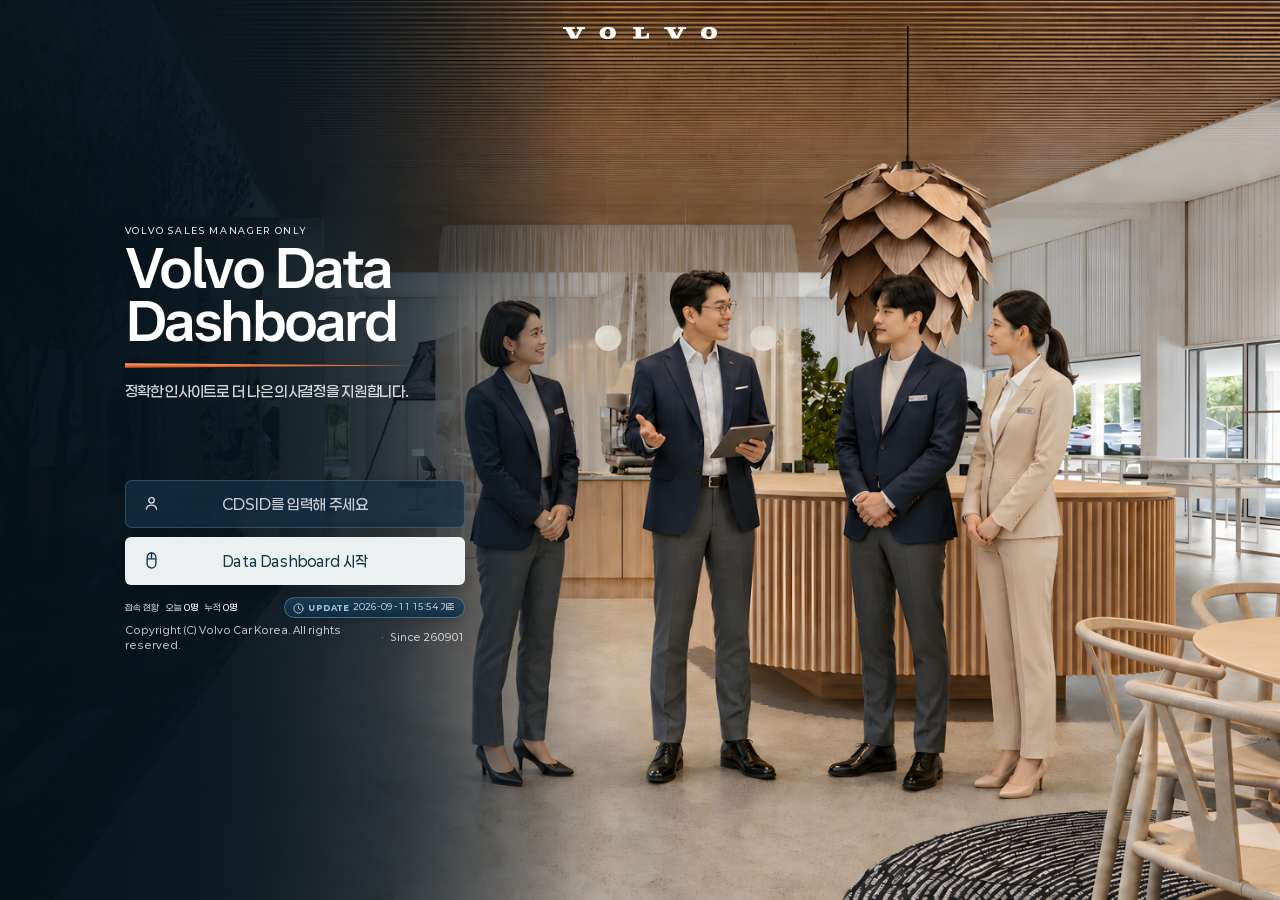
<file: data-dashboard/index.html>
<!doctype html>
<html lang="ko">
  <head>
    <meta charset="UTF-8" />
    <meta name="viewport" content="width=device-width, initial-scale=1.0" />
    <meta name="theme-color" content="#071b2c" />
    <meta name="description" content="Volvo Data Dashboard" />
    <link rel="icon" href="/favicon.svg" />
    <title>Volvo Data Dashboard</title>
    <script type="module" crossorigin src="/data-dashboard/assets/index-CdarMfGO.js"></script>
    <link rel="stylesheet" crossorigin href="/data-dashboard/assets/index-BEJdq2xE.css">
  </head>
  <body>
    <!-- Client-only GitHub Pages shell. -->
    <div id="root"></div>
  </body>
</html>
</file>
<file: data-dashboard/assets/index-BEJdq2xE.css>
._compactBars_1pmjb_1{height:126px!important}._compactBars_1pmjb_1 ._compactStage_1pmjb_9{height:92px!important}._backdrop_18h5s_1,._dialog_18h5s_3{width:100%;height:100%;position:fixed;inset:0}._backdrop_18h5s_1{z-index:12000;background:#061824;overflow:hidden}._dialog_18h5s_3{isolation:isolate;color:#f3f8fa;background:radial-gradient(circle at 78% 8%,#4f91aa33,#0000 36%),#061824;overflow:hidden}._toolbar_18h5s_47{z-index:4;top:calc(10px + env(safe-area-inset-top));right:calc(12px + env(safe-area-inset-right));left:calc(12px + env(safe-area-inset-left));pointer-events:none;grid-template-columns:1fr auto 1fr;align-items:center;gap:12px;display:grid;position:absolute}._guideIdentity_18h5s_73,._pageCounter_18h5s_75,._closeButton_18h5s_77{color:#f4fafc;-webkit-backdrop-filter:blur(10px);backdrop-filter:blur(10px);background:#051e2cd6;border:1px solid #cbe5ee57;box-shadow:inset 0 1px #ffffff17,0 8px 22px #010d153d}._guideIdentity_18h5s_73{width:max-content;min-height:34px;font-family:var(--font-ui);letter-spacing:-.01em;border-radius:6px;align-items:center;gap:8px;padding:0 12px;font-size:12px;font-weight:650;display:inline-flex}._bookIcon_18h5s_127{border:1px solid #9bd0e5;border-radius:2px 3px 3px 2px;width:15px;height:13px;display:inline-block;position:relative}._bookIcon_18h5s_127:before{content:"";border-top:1px solid #9bd0e5bd;border-bottom:1px solid #9bd0e5bd;position:absolute;inset:2px 3px 2px 2px}._bookIcon_18h5s_127:after{content:"";background:#9bd0e5;width:1px;position:absolute;top:-1px;bottom:-1px;left:3px}._pageCounter_18h5s_75{min-width:64px;min-height:30px;font-family:var(--font-ui);font-variant-numeric:tabular-nums;border-radius:999px;justify-content:center;align-items:center;padding:0 10px;font-size:11px;display:inline-flex}._closeButton_18h5s_77{pointer-events:auto;cursor:pointer;border-radius:50%;justify-self:end;place-items:center;width:42px;height:42px;padding:0;display:inline-grid}._closeButton_18h5s_77 span{margin-top:-2px;font-family:Arial,sans-serif;font-size:27px;font-weight:300;line-height:1;display:block}._closeButton_18h5s_77:hover,._closeButton_18h5s_77:focus-visible{background:#124054f0;border-color:#e8f7fcc2;outline:none}._pages_18h5s_263{overscroll-behavior-y:contain;scroll-behavior:smooth;scroll-snap-type:y mandatory;scrollbar-color:#9ccde085 #041723b8;scrollbar-width:thin;touch-action:pan-y;width:100%;height:100dvh;overflow:hidden auto}._pages_18h5s_263:focus{outline:none}._page_18h5s_75{width:100%;height:100dvh;min-height:100dvh;padding:max(8px, env(safe-area-inset-top)) max(8px, env(safe-area-inset-right)) max(8px, env(safe-area-inset-bottom)) max(8px, env(safe-area-inset-left));scroll-snap-align:start;scroll-snap-stop:always;place-items:center;margin:0;display:grid}._page_18h5s_75 img{object-fit:contain;background:#fff;width:auto;max-width:100%;height:auto;max-height:100%;display:block;box-shadow:0 16px 52px #00080d5c}@media (width<=760px){._toolbar_18h5s_47{top:calc(7px + env(safe-area-inset-top));right:calc(8px + env(safe-area-inset-right));left:calc(8px + env(safe-area-inset-left))}._guideIdentity_18h5s_73{min-height:30px;padding-inline:9px;font-size:10px}._pageCounter_18h5s_75{min-width:56px;min-height:28px;font-size:10px}._closeButton_18h5s_77{width:38px;height:38px}}@media (prefers-reduced-motion:reduce){._pages_18h5s_263{scroll-behavior:auto}}._backdrop_1i6hq_1{z-index:10000;-webkit-backdrop-filter:blur(8px);background:#04131fd1;place-items:center;padding:24px;display:grid;position:fixed;inset:0}._dialog_1i6hq_25{background:#f7fafc;border:1px solid #94afc194;border-radius:8px;flex-direction:column;width:min(1180px,100vw - 48px);max-height:calc(100dvh - 48px);display:flex;overflow:hidden;box-shadow:0 28px 80px #00121f6b}._header_1i6hq_49{color:#fff;background:#0e3850;border-bottom:1px solid #d7e1e8;justify-content:space-between;align-items:center;gap:24px;padding:18px 20px;display:flex}._titleGroup_1i6hq_71{min-width:0}._titleRow_1i6hq_79{align-items:center;gap:10px;display:flex}._titleRow_1i6hq_79 h2{letter-spacing:-.02em;margin:0;font-size:21px;line-height:1.2}._latinTitle_1i6hq_105{font-family:var(--font-volvo), "Helvetica Neue", Arial, sans-serif;font-size:inherit;letter-spacing:0;font-weight:600}._count_1i6hq_119{color:#dceaf2;background:#ffffff1a;border:1px solid #ffffff57;border-radius:999px;justify-content:center;align-items:center;min-width:38px;height:24px;font-size:12px;font-weight:700;display:inline-flex}._titleGroup_1i6hq_71 p{color:#bcd0dc;margin:6px 0 0;font-size:12px;line-height:1.4}._close_1i6hq_161{cursor:pointer;color:#fff;background:0 0;border:1px solid #ffffff6b;border-radius:50%;flex:none;place-items:center;width:40px;height:40px;font:300 27px/1 Arial,sans-serif;transition:background-color .16s,transform .16s;display:inline-grid}._close_1i6hq_161:hover,._close_1i6hq_161:focus-visible{background:#ffffff24;outline:none;transform:scale(1.04)}._body_1i6hq_205{overscroll-behavior:contain;padding:20px;overflow:auto}._grid_1i6hq_217{grid-template-columns:repeat(auto-fit,minmax(min(420px,100%),1fr));align-items:stretch;gap:16px;display:grid}._figure_1i6hq_231{background:#fff;border:1px solid #d6e1e8;border-radius:6px;flex-direction:column;min-width:0;margin:0;display:flex;overflow:hidden}._imageStage_1i6hq_253{aspect-ratio:4/3;background:linear-gradient(145deg,#e7eef3,#f5f8fa);place-items:center;min-height:320px;display:grid;position:relative;overflow:hidden}._imageStage_1i6hq_253 img{object-fit:contain;width:100%;height:100%;display:block;position:absolute;inset:0}._caption_1i6hq_291{border-top:1px solid #dfe7ec;justify-content:space-between;align-items:center;gap:16px;min-height:58px;padding:12px 14px;display:flex}._caption_1i6hq_291 strong{color:#102f43;font-size:14px;line-height:1.4}@media (width<=760px){._backdrop_1i6hq_1{padding:0}._dialog_1i6hq_25{border:0;border-radius:0;width:100vw;height:100dvh;max-height:100dvh}._header_1i6hq_49{padding:14px 16px}._titleRow_1i6hq_79 h2{font-size:18px}._body_1i6hq_205{padding:12px}._grid_1i6hq_217{grid-template-columns:1fr;gap:12px}._imageStage_1i6hq_253{min-height:240px}._caption_1i6hq_291{flex-direction:column;align-items:flex-start;gap:4px}}@media (prefers-reduced-motion:reduce){._close_1i6hq_161{transition:none}}._backdrop_1k4tu_1,._dialog_1k4tu_3{width:100%;height:100%;position:fixed;inset:0}._backdrop_1k4tu_1{z-index:11000;overscroll-behavior:none;background:#061823;overflow:hidden}._dialog_1k4tu_3{isolation:isolate;color:#fff;background:radial-gradient(circle at 84% 6%,#44839c2e,#0000 34%),#061823;overflow:hidden}._header_1k4tu_49{z-index:5;top:calc(10px + env(safe-area-inset-top));right:calc(12px + env(safe-area-inset-right));left:calc(12px + env(safe-area-inset-left));pointer-events:none;justify-content:space-between;align-items:center;gap:14px;min-width:0;display:flex;position:absolute}._titleGroup_1k4tu_77,._close_1k4tu_79,._pageCounter_1k4tu_81{color:#f5fafc;-webkit-backdrop-filter:blur(10px);backdrop-filter:blur(10px);background:#051f2ddb;border:1px solid #cfe7f05c;box-shadow:inset 0 1px #ffffff14,0 8px 24px #000a103d}._titleGroup_1k4tu_77{border-radius:6px;align-items:center;min-width:0;max-width:min(72vw,620px);min-height:36px;padding:0 12px;display:flex}._titleGroup_1k4tu_77 h2{letter-spacing:-.02em;text-overflow:ellipsis;white-space:nowrap;min-width:0;margin:0;font-size:14px;font-weight:680;line-height:1.2;overflow:hidden}._titleGroup_1k4tu_77 h2 span{font-family:var(--font-volvo), "Helvetica Neue", Arial, sans-serif;letter-spacing:0;font-weight:600}._close_1k4tu_79{pointer-events:auto;cursor:pointer;border-radius:50%;flex:0 0 43px;place-items:center;width:43px;height:43px;padding:0;display:inline-grid}._close_1k4tu_79 span{margin-top:-2px;font-family:Arial,sans-serif;font-size:28px;font-weight:300;line-height:1;display:block}._close_1k4tu_79:hover,._close_1k4tu_79:focus-visible{background:#0f4054f5;border-color:#f1fafdd1;outline:none}._pages_1k4tu_215{scroll-behavior:smooth;scroll-snap-type:y mandatory;scrollbar-width:none;touch-action:none;overscroll-behavior:none;background:#061823;width:100%;height:100%;overflow:hidden auto}._pages_1k4tu_215::-webkit-scrollbar{display:none}._pages_1k4tu_215:focus{outline:none}._page_1k4tu_81{scroll-snap-align:start;scroll-snap-stop:always;place-items:center;width:100%;height:100%;min-height:100%;margin:0;padding:0;display:grid;position:relative;overflow:hidden}._page_1k4tu_81 img{object-fit:contain;-webkit-user-select:none;user-select:none;-webkit-user-drag:none;background:#fff;width:100%;height:100%;display:block;position:absolute;inset:0;box-shadow:0 18px 54px #00080d57}._pageCounter_1k4tu_81{z-index:5;right:calc(14px + env(safe-area-inset-right));bottom:calc(12px + env(safe-area-inset-bottom));font-variant-numeric:tabular-nums;pointer-events:none;border-radius:999px;justify-content:center;align-items:center;min-width:62px;min-height:29px;padding:0 10px;font-size:10px;display:inline-flex;position:absolute}@media (width<=760px){._header_1k4tu_49{top:calc(7px + env(safe-area-inset-top));right:calc(8px + env(safe-area-inset-right));left:calc(8px + env(safe-area-inset-left))}._titleGroup_1k4tu_77{max-width:calc(100vw - 64px - env(safe-area-inset-left) - env(safe-area-inset-right));min-height:32px;padding-inline:9px}._titleGroup_1k4tu_77 h2{font-size:11px}._close_1k4tu_79{flex-basis:39px;width:39px;height:39px}._pageCounter_1k4tu_81{right:calc(9px + env(safe-area-inset-right));bottom:calc(8px + env(safe-area-inset-bottom))}}@media (prefers-reduced-motion:reduce){._pages_1k4tu_215{scroll-behavior:auto}}@layer properties{@supports (((-webkit-hyphens:none)) and (not (margin-trim:inline))) or ((-moz-orient:inline) and (not (color:rgb(from red r g b)))){*,:before,:after,::backdrop{--tw-rotate-x:initial;--tw-rotate-y:initial;--tw-rotate-z:initial;--tw-skew-x:initial;--tw-skew-y:initial;--tw-border-style:solid;--tw-shadow:0 0 #0000;--tw-shadow-color:initial;--tw-shadow-alpha:100%;--tw-inset-shadow:0 0 #0000;--tw-inset-shadow-color:initial;--tw-inset-shadow-alpha:100%;--tw-ring-color:initial;--tw-ring-shadow:0 0 #0000;--tw-inset-ring-color:initial;--tw-inset-ring-shadow:0 0 #0000;--tw-ring-inset:initial;--tw-ring-offset-width:0px;--tw-ring-offset-color:#fff;--tw-ring-offset-shadow:0 0 #0000;--tw-blur:initial;--tw-brightness:initial;--tw-contrast:initial;--tw-grayscale:initial;--tw-hue-rotate:initial;--tw-invert:initial;--tw-opacity:initial;--tw-saturate:initial;--tw-sepia:initial;--tw-drop-shadow:initial;--tw-drop-shadow-color:initial;--tw-drop-shadow-alpha:100%;--tw-drop-shadow-size:initial;--tw-ease:initial;--one-voice-progress:0}}}@layer theme{:root,:host{--font-sans:ui-sans-serif, system-ui, sans-serif, "Apple Color Emoji", "Segoe UI Emoji", "Segoe UI Symbol", "Noto Color Emoji";--font-mono:ui-monospace, SFMono-Regular, Menlo, Monaco, Consolas, "Liberation Mono", "Courier New", monospace;--spacing:.25rem;--radius-md:.375rem;--ease-out:cubic-bezier(0, 0, .2, 1);--ease-in-out:cubic-bezier(.4, 0, .2, 1);--default-font-family:var(--font-sans);--default-mono-font-family:var(--font-mono)}}@layer base{*,:after,:before,::backdrop{box-sizing:border-box;border:0 solid;margin:0;padding:0}::file-selector-button{box-sizing:border-box;border:0 solid;margin:0;padding:0}html,:host{-webkit-text-size-adjust:100%;tab-size:4;line-height:1.5;font-family:var(--default-font-family,ui-sans-serif, system-ui, sans-serif, "Apple Color Emoji", "Segoe UI Emoji", "Segoe UI Symbol", "Noto Color Emoji");font-feature-settings:var(--default-font-feature-settings,normal);font-variation-settings:var(--default-font-variation-settings,normal);-webkit-tap-highlight-color:transparent}hr{height:0;color:inherit;border-top-width:1px}abbr:where([title]){-webkit-text-decoration:underline dotted;text-decoration:underline dotted}h1,h2,h3,h4,h5,h6{font-size:inherit;font-weight:inherit}a{color:inherit;-webkit-text-decoration:inherit;-webkit-text-decoration:inherit;-webkit-text-decoration:inherit;-webkit-text-decoration:inherit;text-decoration:inherit}b,strong{font-weight:bolder}code,kbd,samp,pre{font-family:var(--default-mono-font-family,ui-monospace, SFMono-Regular, Menlo, Monaco, Consolas, "Liberation Mono", "Courier New", monospace);font-feature-settings:var(--default-mono-font-feature-settings,normal);font-variation-settings:var(--default-mono-font-variation-settings,normal);font-size:1em}small{font-size:80%}sub,sup{vertical-align:baseline;font-size:75%;line-height:0;position:relative}sub{bottom:-.25em}sup{top:-.5em}table{text-indent:0;border-color:inherit;border-collapse:collapse}:-moz-focusring{outline:auto}progress{vertical-align:baseline}summary{display:list-item}ol,ul,menu{list-style:none}img,svg,video,canvas,audio,iframe,embed,object{vertical-align:middle;display:block}img,video{max-width:100%;height:auto}button,input,select,optgroup,textarea{font:inherit;font-feature-settings:inherit;font-variation-settings:inherit;letter-spacing:inherit;color:inherit;opacity:1;background-color:#0000;border-radius:0}::file-selector-button{font:inherit;font-feature-settings:inherit;font-variation-settings:inherit;letter-spacing:inherit;color:inherit;opacity:1;background-color:#0000;border-radius:0}:where(select:is([multiple],[size])) optgroup{font-weight:bolder}:where(select:is([multiple],[size])) optgroup option{padding-inline-start:20px}::file-selector-button{margin-inline-end:4px}::placeholder{opacity:1}@supports (not ((-webkit-appearance:-apple-pay-button))) or (contain-intrinsic-size:1px){::placeholder{color:currentColor}@supports (color:color-mix(in lab, red, red)){::placeholder{color:color-mix(in oklab, currentcolor 50%, transparent)}}}textarea{resize:vertical}::-webkit-search-decoration{-webkit-appearance:none}::-webkit-date-and-time-value{min-height:1lh;text-align:inherit}::-webkit-datetime-edit{display:inline-flex}::-webkit-datetime-edit-fields-wrapper{padding:0}::-webkit-datetime-edit{padding-block:0}::-webkit-datetime-edit-year-field{padding-block:0}::-webkit-datetime-edit-month-field{padding-block:0}::-webkit-datetime-edit-day-field{padding-block:0}::-webkit-datetime-edit-hour-field{padding-block:0}::-webkit-datetime-edit-minute-field{padding-block:0}::-webkit-datetime-edit-second-field{padding-block:0}::-webkit-datetime-edit-millisecond-field{padding-block:0}::-webkit-datetime-edit-meridiem-field{padding-block:0}::-webkit-calendar-picker-indicator{line-height:1}:-moz-ui-invalid{box-shadow:none}button,input:where([type=button],[type=reset],[type=submit]){appearance:button}::file-selector-button{appearance:button}::-webkit-inner-spin-button{height:auto}::-webkit-outer-spin-button{height:auto}[hidden]:where(:not([hidden=until-found])){display:none!important}}@layer components;@layer utilities{.visible{visibility:visible}.sr-only{clip-path:inset(50%);white-space:nowrap;border-width:0;width:1px;height:1px;margin:-1px;padding:0;position:absolute;overflow:hidden}.fixed{position:fixed}.sticky{position:sticky}.start{inset-inline-start:var(--spacing)}.end{inset-inline-end:var(--spacing)}.container{width:100%}@media (width>=40rem){.container{max-width:40rem}}@media (width>=48rem){.container{max-width:48rem}}@media (width>=64rem){.container{max-width:64rem}}@media (width>=80rem){.container{max-width:80rem}}@media (width>=96rem){.container{max-width:96rem}}.block{display:block}.contents{display:contents}.flex{display:flex}.grid{display:grid}.hidden{display:none}.table{display:table}.table-row{display:table-row}.transform{transform:var(--tw-rotate-x,) var(--tw-rotate-y,) var(--tw-rotate-z,) var(--tw-skew-x,) var(--tw-skew-y,)}.resize{resize:both}.rounded{border-radius:.25rem}.border{border-style:var(--tw-border-style);border-width:1px}.ring{--tw-ring-shadow:var(--tw-ring-inset,) 0 0 0 calc(1px + var(--tw-ring-offset-width)) var(--tw-ring-color,currentcolor);box-shadow:var(--tw-inset-shadow), var(--tw-inset-ring-shadow), var(--tw-ring-offset-shadow), var(--tw-ring-shadow), var(--tw-shadow)}.blur{--tw-blur:blur(8px);filter:var(--tw-blur,) var(--tw-brightness,) var(--tw-contrast,) var(--tw-grayscale,) var(--tw-hue-rotate,) var(--tw-invert,) var(--tw-saturate,) var(--tw-sepia,) var(--tw-drop-shadow,)}.filter{filter:var(--tw-blur,) var(--tw-brightness,) var(--tw-contrast,) var(--tw-grayscale,) var(--tw-hue-rotate,) var(--tw-invert,) var(--tw-saturate,) var(--tw-sepia,) var(--tw-drop-shadow,)}.ease-in-out{--tw-ease:var(--ease-in-out);transition-timing-function:var(--ease-in-out)}.ease-out{--tw-ease:var(--ease-out);transition-timing-function:var(--ease-out)}}@font-face{font-family:Pretendard Variable;src:url(/fonts/pretendard-variable.ttf)format("truetype");font-style:normal;font-weight:100 900;font-display:swap}@font-face{font-family:Volvo Centum Web;src:url(/fonts/volvo-centum-light.ttf)format("truetype");font-style:normal;font-weight:300;font-display:swap}@font-face{font-family:Volvo Centum Web;src:url(/fonts/volvo-centum-regular.ttf)format("truetype");font-style:normal;font-weight:400;font-display:swap}@font-face{font-family:Volvo Centum Web;src:url(/fonts/volvo-centum-semibold.ttf)format("truetype");font-style:normal;font-weight:600;font-display:swap}@font-face{font-family:Volvo Centum Web;src:url(/fonts/volvo-centum-bold.ttf)format("truetype");font-style:normal;font-weight:700 900;font-display:swap}@font-face{font-family:Volvo Centum Web;src:url(/fonts/volvo-centum-light-italic.ttf)format("truetype");font-style:italic;font-weight:300;font-display:swap}@font-face{font-family:Volvo Centum Web;src:url(/fonts/volvo-centum-italic.ttf)format("truetype");font-style:italic;font-weight:400;font-display:swap}@font-face{font-family:Volvo Centum Web;src:url(/fonts/volvo-centum-semibold-italic.ttf)format("truetype");font-style:italic;font-weight:600;font-display:swap}@font-face{font-family:Volvo Centum Web;src:url(/fonts/volvo-centum-bold-italic.ttf)format("truetype");font-style:italic;font-weight:700 900;font-display:swap}@font-face{font-family:Paperlogy;src:url(/fonts/paperlogy-5-medium.ttf)format("truetype");font-style:normal;font-weight:100 800;font-display:swap}@font-face{font-family:Paperlogy;src:url(/fonts/paperlogy-9-black.ttf)format("truetype");font-style:normal;font-weight:900;font-display:swap}:root{--ink:#121b21;--ink-soft:#394650;--navy:#123747;--navy-2:#17475d;--blue:#397a9b;--blue-soft:#dcebf1;--paper:#f4f6f5;--white:#fff;--line:#d9e0e3;--good:#2e7d63;--good-soft:#e5f2ed;--warning:#c64e45;--warning-soft:#f8e8e4;--caution:#b7791f;--caution-soft:#f7eddc;--status-danger:#b4232d;--status-danger-soft:#fce8eb;--status-caution:#b7791f;--status-caution-soft:#f7eddc;--es90-orange:#f15a24;--es90-surface-radius:6px;--secondary:#66757d;--muted:#7b8796;--font-volvo:"Volvo Centum Web";--font-korean:"Paperlogy";--dashboard-page-max:1500px;--dashboard-page-gutter:32px;--dashboard-content-overhang:10px;--dashboard-sticky-inner-gutter:0px;--dashboard-sticky-content-gutter:21px;--dashboard-summary-gap:8px;--dashboard-combat-share:35%;--header-context-cell:112px;--header-title-width:310px;--header-title-font-size:36px;--font-ui:var(--font-volvo), var(--font-korean), "Noto Sans KR", "Apple SD Gothic Neo", Arial, sans-serif}*{box-sizing:border-box}html{scroll-behavior:smooth;scrollbar-gutter:stable}.growth-navigation{color:#17394b;background:#f5f9fb;border:1px solid #c9dce4;border-radius:5px;margin-top:12px;overflow:visible}@media (width>=761px){.competitive-analysis-page>.growth-navigation,.competitive-analysis-page>.v3s-award-card{margin-right:calc(-1 * var(--dashboard-content-overhang));margin-left:calc(-1 * var(--dashboard-content-overhang))}.growth-navigation-sticky-summary{top:var(--growth-navigation-sticky-top,356px);z-index:44;background:#f5f9fb;align-self:start;position:sticky;box-shadow:0 -18px #fff,0 12px 18px -22px #102a43b8}.growth-staff-roster{top:calc(var(--growth-navigation-sticky-top,356px) + var(--growth-navigation-summary-height,112px));z-index:43;max-height:calc(100vh - var(--growth-navigation-sticky-top,356px) - var(--growth-navigation-summary-height,112px) - 12px);max-height:calc(100dvh - var(--growth-navigation-sticky-top,356px) - var(--growth-navigation-summary-height,112px) - 12px);background:#fff;align-self:start;position:sticky;overflow:hidden;box-shadow:0 12px 18px -22px #102a4394}.growth-navigation-workspace:before{content:"";top:calc(var(--growth-navigation-sticky-top,356px) + var(--growth-navigation-summary-height,112px));z-index:41;pointer-events:none;background:#f5f9fb;grid-area:1/1/auto/-1;align-self:start;height:46px;position:sticky}.growth-navigation-detail .growth-capability>header{top:calc(var(--growth-navigation-sticky-top,356px) + var(--growth-navigation-summary-height,112px) + 6px);z-index:42;background:#f8fbfc;position:sticky;box-shadow:0 10px 16px -18px #102a4394}}@media (width>=761px) and (width<=1240px){.competitive-analysis-page{--growth-navigation-sticky-top:346px}}@media (width>=1241px){.competitive-analysis-page{--growth-navigation-sticky-top:356px}}.growth-navigation *,.growth-navigation :before,.growth-navigation :after{box-sizing:border-box}.growth-navigation-heading{background:#fff;border-bottom:1px solid #d8e5ea;justify-content:space-between;align-items:center;gap:20px;min-height:46px;padding:8px 16px;display:flex}.growth-navigation-heading h2{color:#11283d;font-family:var(--font-korean);letter-spacing:-.25px;-webkit-font-smoothing:antialiased;margin:0;font-size:14px;font-weight:600;line-height:1.25}.growth-navigation-source{flex:none;justify-content:flex-end;align-items:center;gap:8px;margin-left:auto;display:flex}.growth-navigation-source span{color:#607581;width:auto;min-width:max-content;height:22px;font-family:var(--font-latin);letter-spacing:0;text-overflow:ellipsis;white-space:nowrap;background:#f4f8fae6;border:1px solid #dde8ec;border-radius:999px;justify-content:center;align-items:center;gap:4px;padding:1px 18px 0;font-size:7.5px;font-weight:650;line-height:1;display:inline-flex;overflow:hidden}.growth-navigation-source b{font-weight:650}.growth-navigation-source i{color:#9aabb3;font-style:normal}.growth-navigation-source strong{color:#244f64;font-family:var(--font-latin);font-variant-numeric:tabular-nums;font-size:8.5px;font-weight:750}.growth-navigation-workspace{grid-template-columns:288px minmax(0,1fr);grid-template-areas:"roster detail";align-items:start;min-width:0;display:grid}.growth-staff-roster{background:#fff;border-right:1px solid #d5e3e9;grid-area:roster;min-width:0;margin-top:6px}.growth-staff-roster-columns,.growth-staff-roster-list button{grid-template-columns:minmax(108px,1fr) 76px 80px;align-items:center;display:grid}.growth-staff-roster-columns{color:#81949e;background:#f6fafb;border-bottom:1px solid #e3ecef;min-height:34px;padding:0 10px 0 14px;font-size:8.5px;line-height:1.25}.growth-staff-roster-columns span:not(:first-child){text-align:right}.growth-staff-roster-list{max-height:660px;padding:3px 6px;position:relative;overflow-y:auto}@media (width>=761px){.growth-staff-roster-list{max-height:calc(100vh - var(--growth-navigation-sticky-top,356px) - var(--growth-navigation-summary-height,112px) - 46px);max-height:calc(100dvh - var(--growth-navigation-sticky-top,356px) - var(--growth-navigation-summary-height,112px) - 46px);overscroll-behavior-y:contain;-webkit-overflow-scrolling:touch}}.growth-staff-roster-list button{color:#25495a;cursor:pointer;background:0 0;border:1px solid #0000;border-radius:6px;width:100%;min-height:38px;margin:0 0 1px;padding:0 10px 0 8px}.growth-staff-roster-list button:hover,.growth-staff-roster-list button:focus-visible{background:#f0f7fa;outline:none}.growth-staff-roster-list button.selected{background:#e9f5f9;border-color:#67b7d0;box-shadow:inset 3px 0 #16718e}.growth-staff-roster-list button>span{text-align:left;align-items:baseline;gap:5px;min-width:0;display:flex}.growth-staff-roster-list button>span strong{text-align:left;white-space:nowrap;flex:0 0 5.25em;grid-template-columns:3em 13px;align-items:center;column-gap:2px;width:5.25em;font-size:12px;display:inline-grid}.growth-staff-name{grid-column:1;align-self:center}.growth-staff-lead-badge{color:#fff;width:13px;height:13px;font-family:var(--font-latin);background:#176f8a;border:1px solid #0f617b;border-radius:50%;flex:0 0 13px;place-items:center;font-size:8px;font-style:normal;font-weight:800;line-height:1;display:inline-grid;transform:none;box-shadow:0 1px 2px #134a5e3d}.growth-staff-roster-list button>span small{color:#82959f;text-overflow:ellipsis;white-space:nowrap;min-width:0;font-size:9px;overflow:hidden}.growth-staff-roster-list button>b{width:100%;font-family:var(--font-volvo);font-variant-numeric:tabular-nums;text-align:right;color:#176887;font-size:13px}.growth-staff-roster-list button>em{text-align:right;color:#6d818d;justify-content:flex-end;align-items:center;min-width:0;font-size:9px;font-style:normal;display:flex}.growth-staff-roster-list button>em>b{width:100%;min-width:0;font-family:var(--font-volvo);font-variant-numeric:tabular-nums;text-align:right;color:currentColor;white-space:nowrap;font-size:9px;font-style:normal;font-weight:650}.growth-navigation-detail{grid-area:detail;gap:6px;min-width:0;padding:6px;display:grid}.growth-profile-strip{background:#fff;border:1px solid #d4e2e8;border-radius:6px;grid-template-columns:minmax(210px,1.35fr) repeat(3,minmax(125px,.8fr));min-width:0;margin:6px 6px 0;display:grid;overflow:hidden}.growth-profile-strip>div{min-width:0;min-height:58px;padding:6px 12px;position:relative}.growth-profile-strip>div:not(:first-child):before{content:"";background:#b5cad385;width:1px;position:absolute;top:12px;bottom:12px;left:0}.growth-profile-person{align-items:center;gap:10px;display:flex}.growth-profile-photo{background:#edf4f7;border:1px solid #d8e3e8;border-radius:5px;flex:none;place-items:center;width:36px;height:44px;font-size:13px;font-weight:700;display:grid;overflow:hidden}.growth-profile-photo img{object-fit:cover;object-position:center top;width:100%;height:100%}.growth-profile-person>span:last-child,.growth-profile-metric{flex-direction:column;justify-content:center;min-width:0;display:flex}.growth-profile-person small,.growth-profile-metric>span{color:#6e8491;font-size:9px}.growth-profile-person strong{color:#155873;white-space:nowrap;align-items:baseline;min-width:0;margin-top:3px;font-size:18px;display:flex}.growth-profile-person strong i{color:#647d89;margin-left:5px;font-size:9px;font-style:normal;font-weight:500}.growth-profile-person strong i em{color:#3f7588;white-space:nowrap;margin-left:4px;font-style:normal;font-weight:600}.growth-profile-metric em{color:#768c98;text-overflow:ellipsis;white-space:nowrap;margin-top:3px;font-size:9px;font-style:normal;overflow:hidden}.growth-profile-metric strong{font-family:var(--font-volvo);color:#155873;margin-top:3px;font-size:19px;line-height:1}.growth-profile-metric strong small{color:#728793;margin-left:2px;font-size:9px}.growth-profile-metric strong .growth-profile-evidence-count{font-family:var(--font-ui);white-space:nowrap;margin-left:7px;font-size:9px;font-weight:500}.growth-profile-certification strong{font-family:var(--font-latin), var(--font-korean), sans-serif;font-variant-numeric:tabular-nums;white-space:nowrap;align-items:center;gap:4px;font-size:18px;font-weight:700;display:flex}.growth-profile-certification strong b{justify-content:flex-end;align-items:center;gap:2px;min-width:4.2ch;font-weight:700;display:inline-flex}.growth-profile-certification strong b i{color:#7f929c;margin:0 1px;font-size:.72em;font-style:normal;font-weight:300}.growth-profile-certification strong em{color:#a6b5bc;margin:0;font-size:10px;font-style:normal;font-weight:500}.growth-profile-metric strong.confidence-충분,.growth-staff-roster-list .confidence-충분{color:#21866f}.growth-profile-metric strong.confidence-보통,.growth-staff-roster-list .confidence-보통{color:#367d98}.growth-profile-metric strong.confidence-참고,.growth-staff-roster-list .confidence-참고{color:#c3764f}.growth-capability{background:#fff;border:1px solid #cddfe7;border-radius:6px;min-width:0;overflow:clip}.growth-capability-columns{grid-template-columns:repeat(2,minmax(0,1fr));align-items:stretch;gap:8px;min-width:0;display:grid}.growth-capability-columns>.growth-capability{height:100%}.growth-capability>header{background:#f8fbfc;border-bottom:1px solid #dce7eb;justify-content:space-between;align-items:center;gap:16px;min-height:34px;padding:6px 11px;display:flex}.growth-capability>header div span{font-family:var(--font-volvo);letter-spacing:.04em;color:#21809e;margin-bottom:0;font-size:9px;font-weight:700;display:block}.growth-capability>header h3{color:#163f53;margin:0;font-size:14px}.growth-capability>header p{color:#a65c43;text-align:right;margin:0;font-size:10px}.growth-capability-grid{grid-template-columns:minmax(0,1fr);gap:5px;min-width:0;padding:5px;display:grid}.growth-position-card,.growth-scatter-card,.growth-comment-evidence{background:#fbfdfe;border:1px solid #dce7eb;border-radius:5px;min-width:0}.growth-position-card{box-sizing:border-box;height:244px;padding:7px}.growth-position-card>header,.growth-scatter-card>header,.growth-comment-evidence>header{justify-content:space-between;align-items:flex-start;gap:12px;display:flex}.growth-position-card>header div span,.growth-scatter-card>header div span,.growth-comment-evidence>header span{color:#728995;margin-bottom:3px;font-size:9px;display:block}.growth-position-card>header strong,.growth-scatter-card>header strong,.growth-comment-evidence>header strong{color:#184b61;font-size:13px}.growth-position-card>header>small,.growth-scatter-card>header>small{color:#79909c;font-size:9px}.growth-position-benchmarks{white-space:nowrap;align-items:center;gap:10px;display:flex}.growth-position-benchmarks .showroom-average{color:#075f49;align-items:center;gap:4px;font-weight:700;display:inline-flex}.growth-position-benchmarks .showroom-average i{border-top:1.5px dashed #087a58;width:13px;height:0;display:inline-block}.growth-zone-gauge{--growth-needle-angle:90deg;width:min(100%,380px);margin:-12px auto 0;position:relative}.growth-zone-gauge>svg{width:100%;height:auto;display:block;overflow:visible}.growth-gauge-segments path{stroke:#fff;stroke-width:5px;stroke-linejoin:round;transition:fill .18s,filter .18s,stroke .18s}.growth-gauge-segments .coaching{fill:#fbe5df}.growth-gauge-segments .accelerating{fill:#e0f0f5}.growth-gauge-segments .expanding{fill:#e1f2eb}.growth-gauge-segments .coaching.active{fill:#ee9279;stroke:#c9654d}.growth-gauge-segments .accelerating.active{fill:#62acc3;stroke:#247893}.growth-gauge-segments .expanding.active{fill:#6bb79b;stroke:#2d8267}.growth-gauge-segments path.active{filter:drop-shadow(0 5px 5px #1d45542e)}.growth-gauge-showroom-average-marker{transform:rotate(var(--growth-showroom-average-angle));transform-origin:210px 190px;transform-box:view-box;color:#087a58;pointer-events:none}.growth-gauge-showroom-average-marker line{stroke:currentColor;stroke-width:1.5px;stroke-dasharray:3 3;opacity:.92;vector-effect:non-scaling-stroke}.growth-gauge-showroom-average-marker circle{fill:#f8fbfc;stroke:currentColor;stroke-width:1.5px;opacity:1;vector-effect:non-scaling-stroke}.growth-gauge-label text{text-anchor:middle;letter-spacing:-.35px;font-size:12px;font-weight:800;transition:fill .18s}.growth-gauge-label .detail{letter-spacing:-.2px;opacity:.8;font-size:8px;font-weight:600}.growth-gauge-label.coaching-label{fill:#924a39}.growth-gauge-label.accelerating-label{fill:#1c6279}.growth-gauge-label.expanding-label{fill:#286e59}.growth-zone-gauge[data-zone="0"] .coaching-label,.growth-zone-gauge[data-zone="1"] .accelerating-label,.growth-zone-gauge[data-zone="2"] .expanding-label{fill:#fff}.growth-gauge-ticks circle{fill:#8ba1ab;opacity:.58}.growth-gauge-needle{color:#162c37;transform:rotate(var(--growth-needle-angle));transform-origin:210px 190px;transform-box:view-box;filter:drop-shadow(0 3px 2px #0d2b373d);animation:1.9s cubic-bezier(.12,.72,.16,1) both growth-gauge-sweep}.growth-gauge-needle path,.growth-gauge-needle circle{fill:currentColor}.growth-gauge-needle .needle-cap{fill:#f7fbfc;stroke:currentColor;stroke-width:3px}@keyframes growth-gauge-sweep{0%{transform:rotate(0)}72%{transform:rotate(calc(var(--growth-needle-angle) + 3deg))}to{transform:rotate(var(--growth-needle-angle))}}.growth-gauge-current{fill:#183f51;text-anchor:middle;font-size:10.5px;font-weight:650}.growth-gauge-current.positive{fill:var(--blue)}.growth-gauge-current.negative{fill:var(--warning)}.growth-gauge-current.neutral{fill:#536f7b}.growth-zone-gauge.no-evidence .growth-gauge-segments path{fill:#edf2f4;stroke:#fff}@media (prefers-reduced-motion:reduce){.growth-gauge-needle{animation:none}}.growth-scatter-card{grid-template-rows:18px auto 20px;padding:8px 8px 4px;display:grid}.growth-scatter-card>header{height:18px;min-height:18px;overflow:hidden}.growth-scatter-card svg{aspect-ratio:470/210;width:100%;height:auto;display:block;overflow:visible}.growth-scatter-grid line{stroke:#e0e9ed;stroke-width:1px}.growth-scatter-grid text,.growth-scatter-y-label,.growth-scatter-x-label{fill:#80939d;font-size:7px}.growth-scatter-y-label,.growth-scatter-x-label{font-size:8px}.growth-scatter-y-label{transform-origin:12px 93px;transform:rotate(-90deg)}.growth-scatter-average-line{stroke:#c63d45;stroke-width:1.2px;stroke-dasharray:5 4}.growth-scatter-average-label rect,.growth-scatter-average-label .pointer{fill:#fff6f7f7;stroke:#c63d456b;stroke-width:1px;filter:drop-shadow(0 2px 3px #5a401014);vector-effect:non-scaling-stroke}.growth-scatter-average-label .pointer{stroke-linejoin:round}.growth-scatter-average-label text{fill:#a42f38;font-family:var(--font-korean), sans-serif;font-size:7.5px;font-weight:650}.growth-scatter-average-label text.score{font-family:var(--font-volvo), var(--font-korean), sans-serif;font-size:9px;font-weight:750}.growth-scatter-population circle{fill:#f08b66;fill-opacity:.5;stroke:#fff;stroke-width:.6px}.growth-scatter-showroom circle{fill:#087a58;fill-opacity:.94;stroke:#fff;stroke-width:1px}.growth-scatter-selected-guides{fill:none;stroke:#177493;stroke-width:1.2px;stroke-dasharray:4 4;stroke-opacity:.66;pointer-events:none}.growth-scatter-selected-guides line{vector-effect:non-scaling-stroke}.growth-scatter-selected-photo .photo-halo{fill:#1774933d;stroke:#177493c7;stroke-width:1.5px;filter:drop-shadow(0 0 3px #17749357);pointer-events:none;transform-box:fill-box;transform-origin:50%;vector-effect:non-scaling-stroke;will-change:opacity, transform;animation:1.18s cubic-bezier(.2,.7,.28,1) infinite growth-scatter-photo-halo}@keyframes growth-scatter-photo-halo{0%{opacity:.92;transform:scale(.9)}46%{opacity:.48;transform:scale(1.12)}to{opacity:0;transform:scale(1.48)}}.growth-scatter-selected-photo .photo-backdrop{fill:#fff;stroke:#a9c4ce;stroke-width:1.5px;filter:drop-shadow(0 1px 2px #0e354557)}.growth-scatter-selected-photo .photo-ring{fill:none;stroke:#2d7187;stroke-width:1.2px}.growth-scatter-selected-photo .photo-fallback{fill:#173f50;font-size:5.5px;font-weight:700}@media (prefers-reduced-motion:reduce){.growth-scatter-selected-photo .photo-halo{opacity:.28;animation:none}}.growth-scatter-card footer{color:#6f838e;border-top:1px solid #e4ecef;justify-content:center;align-items:center;gap:12px;height:20px;min-height:20px;padding:0 6px;font-size:8px;display:flex;overflow:hidden}.growth-scatter-card footer span{align-items:center;gap:4px;display:inline-flex}.growth-scatter-card footer i{background:#f08b66;border-radius:50%;width:6px;height:6px}.growth-scatter-card footer .showroom i{background:#087a58}.growth-scatter-card footer .selected i{background:#177493;box-shadow:0 0 0 2px #a7d6e3}.growth-scatter-evidence-note{color:#78909b;white-space:nowrap;border-left:1px solid #dce7eb;padding-left:9px;font-size:7.5px;font-weight:500}.growth-evidence-grid{grid-template-rows:minmax(0,1fr);grid-template-columns:repeat(2,minmax(0,1fr));gap:5px;height:196px;padding:0 5px 5px;display:grid}.growth-comment-evidence{min-height:0;padding:9px 10px}.growth-comment-evidence>header strong{font-variant-numeric:tabular-nums;font-size:10.5px}.growth-comment-evidence>header span{font-size:14px;font-weight:700;line-height:1.2}.growth-comment-evidence.strength{border-top:3px solid #4ba388}.growth-comment-evidence.improvement{border-top:3px solid #d96761}.growth-comment-evidence.strength>header span,.growth-comment-evidence.strength>header strong{color:#27785f}.growth-comment-evidence.improvement>header span,.growth-comment-evidence.improvement>header strong{color:#a34f4d}.growth-comment-bars{grid-template-columns:minmax(0,1fr);gap:7px;margin-top:10px;display:grid}.growth-comment-bar-column{align-content:start;gap:6px;min-width:0;display:grid}.growth-comment-bar-column+.growth-comment-bar-column{border-left:0;margin-left:0;padding-left:0}.growth-comment-bar{grid-template-columns:minmax(66px,88px) minmax(48px,1fr) 62px;align-items:center;gap:8px;min-width:0;display:grid}.growth-comment-bar>span{color:#377461;text-overflow:ellipsis;white-space:nowrap;font-size:10px;font-weight:700;line-height:1;overflow:hidden}.growth-comment-evidence.improvement .growth-comment-bar>span,.growth-comment-evidence.improvement .growth-comment-bar>small{color:#a34f4d}.growth-comment-bar>i{background:#f2f7f5;border:1px solid #dbe9e5;border-radius:3px;height:12px;overflow:hidden}.growth-comment-evidence.improvement .growth-comment-bar>i{background:#fcf4f4;border-color:#f0dada}.growth-comment-bar>i>b{width:var(--growth-comment-bar-ratio);transform-origin:0;height:100%;animation:.62s cubic-bezier(.2,.76,.24,1) both analysis-insight-bar-enter;animation-delay:calc(var(--growth-comment-bar-index) * 70ms);background:linear-gradient(90deg,#b8ddd1 0%,#58aa8e 58%,#1f7e65 100%);border-radius:2px;display:block}.growth-comment-evidence.improvement .growth-comment-bar>i>b{background:linear-gradient(90deg,#f2c1c0 0%,#df7b78 58%,#bd4548 100%)}.growth-comment-bar>small{color:#51796f;font-variant-numeric:tabular-nums;text-align:right;white-space:nowrap;min-width:0;font-size:9px;font-weight:750}.growth-comment-bar>small em{opacity:.72;font-style:normal;font-weight:600}.growth-comment-bars>em{color:#82939c;grid-column:1/-1;font-size:9px;font-style:normal}.growth-capability.sales>header div span{color:#b97858}.growth-capability.sales{grid-template-rows:auto 1fr;display:grid}.growth-sales-dashboard{background:#f9fbfc;grid-template-rows:auto auto auto;grid-template-columns:1fr;gap:5px;padding:5px;display:grid}.growth-sales-scatter-card{background:#fbfdfe}.growth-sales-scatter-card>header>small{color:#7a909b;font-variant-numeric:tabular-nums;font-size:8px}.growth-sales-funnel-card,.growth-sales-monthly-card{background:#fbfdfe;border:1px solid #dce7eb;border-radius:5px;flex-direction:column;min-width:0;padding:8px;display:flex}.growth-sales-funnel-card{box-sizing:border-box;height:244px}.growth-sales-monthly-card{height:196px;min-height:196px}.growth-sales-funnel-card>header,.growth-sales-monthly-card>header{justify-content:space-between;align-items:flex-start;gap:12px;display:flex}.growth-sales-funnel-card>header span,.growth-sales-monthly-card>header span{color:#728995;margin-bottom:3px;font-size:9px;display:block}.growth-sales-funnel-card>header strong,.growth-sales-monthly-card>header strong{color:#244f64;font-size:13px}.growth-sales-funnel-card>header>small,.growth-sales-monthly-card>header>small{color:#7a909b;font-variant-numeric:tabular-nums;font-size:8px}.growth-sales-funnel{flex:1;grid-template-columns:minmax(58px,1fr) 44px minmax(58px,1fr) 44px minmax(58px,1fr) 44px minmax(58px,1fr);align-items:center;gap:3px;min-height:0;margin-top:7px;display:grid}.growth-sales-stage{background:#fff;border:1px solid #d8e6eb;border-radius:6px;flex-direction:column;justify-content:center;align-items:center;gap:8px;min-width:0;height:94px;display:flex}.growth-sales-stage span{color:#607884;font-size:9px;font-weight:700}.growth-sales-stage strong{font-family:var(--font-volvo);color:#214e62;font-variant-numeric:tabular-nums;font-size:23px}.growth-sales-stage strong small{font-family:var(--font-korean);margin-left:2px;font-size:9px}.growth-sales-stage.consultation{border-top:3px solid #e78a6d}.growth-sales-stage.test-drive{border-top:3px solid #e1ad65}.growth-sales-stage.contract{border-top:3px solid #5da6bd}.growth-sales-stage.delivered{background:#f4faf8;border-top:3px solid #4a9c82}.growth-sales-transition{color:#7a8f98;flex-direction:column;align-items:center;gap:5px;font-style:normal;display:flex}.growth-sales-transition:before{content:"";background:#c9d9df;order:2;width:100%;height:1px}.growth-sales-transition:after{content:"";border-top:1px solid #9db2ba;border-right:1px solid #9db2ba;order:3;width:5px;height:5px;margin-top:-8px;margin-left:auto;transform:rotate(45deg)}.growth-sales-transition b{color:#496977;font-variant-numeric:tabular-nums;font-size:10px}.growth-sales-transition span{white-space:nowrap;order:4;margin-top:-2px;font-size:7px}.growth-sales-funnel.unavailable .growth-sales-stage:not(.delivered),.growth-sales-funnel.unavailable .growth-sales-transition{opacity:.42}.growth-sales-funnel-card>footer{border-radius:4px;align-items:center;gap:8px;min-height:27px;padding:5px 7px;font-size:8px;display:flex}.growth-sales-funnel-card>footer.available{color:#447466;background:#f4faf8;border:1px solid #cfe5dd}.growth-sales-funnel-card>footer b{font-size:9px}.growth-sales-funnel-card>footer span{margin-left:auto}.growth-sales-monthly-chart{border-bottom:1px solid #dce6ea;flex:1;grid-template-columns:repeat(12,minmax(0,1fr));align-items:end;gap:5px;min-height:0;margin-top:8px;padding:0 6px;display:grid}.growth-sales-month{text-align:center;grid-template-rows:17px 1fr 19px;align-items:end;height:100%;min-height:104px;display:grid}.growth-sales-month>strong{font-family:var(--font-volvo);color:#355e70;font-variant-numeric:tabular-nums;font-size:9px}.growth-sales-month>i{background:linear-gradient(#edf2f4 1px,#0000 1px) 0 0/100% 25%;border-radius:3px 3px 0 0;width:100%;height:100%;min-height:62px;display:block;position:relative}.growth-sales-month>i span,.growth-sales-month>i b{border-radius:3px 3px 0 0;position:absolute;bottom:0;left:50%;transform:translate(-50%)}.growth-sales-month>i span{background:#589db23d;width:68%;min-height:2px}.growth-sales-month>i b{transform-origin:bottom;width:38%;min-height:2px;animation:.72s cubic-bezier(.2,.76,.24,1) both growth-sales-bar-enter;animation-delay:calc(var(--growth-sales-month-index,0) * 55ms);background:linear-gradient(90deg,#fff3,#0000 44%),linear-gradient(#74aec5 0%,#3d7f9e 48%,#174662 100%);box-shadow:inset 0 1px #ffffff6b,0 8px 16px -10px #2f6b8a9e}@keyframes growth-sales-bar-enter{0%{opacity:.35;transform:translate(-50%)scaleY(0)}to{opacity:1;transform:translate(-50%)scaleY(1)}}.growth-sales-month>i b.unreported{min-height:7px;box-shadow:none;background:repeating-linear-gradient(135deg,#e2eaedb3,#e2eaedb3 3px,#f8fafbe6 3px 6px);border:1px dashed #c8d5da;animation:none;height:8%!important}.growth-sales-month.unreported>strong,.growth-sales-month.unreported>small{color:#a3b0b6}.growth-sales-month>small{color:#718690;padding-top:5px;font-size:8px}.growth-sales-monthly-card>footer{color:#6b828d;align-items:center;gap:9px;min-height:31px;padding-top:6px;font-size:8px;display:flex}.growth-sales-monthly-card>footer>span{white-space:nowrap;align-items:center;gap:4px;display:inline-flex}.growth-sales-monthly-card>footer i{border-radius:2px;width:7px;height:7px}.growth-sales-monthly-card>footer i.staff{background:linear-gradient(#74aec5 0%,#174662 100%)}.growth-sales-monthly-card>footer i.average{background:#589db257}.growth-sales-monthly-card>footer>strong{color:#315d70;font-variant-numeric:tabular-nums;white-space:nowrap;margin-left:auto;font-size:9px}.growth-sales-monthly-card>footer>strong small{font-size:8px;font-weight:600}@media (width<=1180px){.growth-navigation-workspace{grid-template-columns:260px minmax(0,1fr)}.growth-profile-strip{grid-template-columns:minmax(190px,1.2fr) repeat(3,minmax(112px,.8fr))}.growth-capability-columns{grid-template-columns:repeat(2,minmax(0,1fr))}}@media (width<=920px){.growth-navigation{min-width:900px}}body{color:var(--ink);background:var(--paper);font-family:var(--font-ui);margin:0}html.analysis-viewport-locked,html.analysis-viewport-locked body{overscroll-behavior-x:none}html.analysis-viewport-locked .competitive-analysis-page{touch-action:pan-x pan-y}@media (hover:none) and (pointer:coarse) and (orientation:landscape) and (width>=1180px) and (width<=1400px){html.analysis-viewport-locked,html.analysis-viewport-locked body{width:100%;max-width:100%;overflow:clip visible}html.analysis-viewport-locked .competitive-analysis-page{--dashboard-page-max:1376px;--dashboard-page-gutter:32px;width:min(1376px,100vw);max-width:100vw}}button,select,input{font:inherit}button,a,select,input{-webkit-tap-highlight-color:transparent}button:focus-visible,a:focus-visible,select:focus-visible,input:focus-visible{outline-offset:2px;outline:3px solid #3e789657}.dashboard{width:min(var(--dashboard-page-max), 100%);margin:0 auto;padding:10px 28px 12px}.dashboard-sticky-anchor{min-height:0}.dashboard-sticky-shell{width:auto;top:0;right:max(calc(var(--dashboard-page-gutter) - var(--dashboard-content-overhang) - var(--dashboard-sticky-inner-gutter)), calc((100% - var(--dashboard-page-max)) / 2 + var(--dashboard-page-gutter) - var(--dashboard-content-overhang) - var(--dashboard-sticky-inner-gutter)));left:max(calc(var(--dashboard-page-gutter) - var(--dashboard-content-overhang) - var(--dashboard-sticky-inner-gutter)), calc((100% - var(--dashboard-page-max)) / 2 + var(--dashboard-page-gutter) - var(--dashboard-content-overhang) - var(--dashboard-sticky-inner-gutter)));z-index:60;isolation:isolate;background:linear-gradient(180deg, var(--paper) 0%, var(--paper) 90%, #f2f6f8f5 100%);padding:0 0 10px;display:grid;position:fixed;box-shadow:0 16px 24px -26px #102a43b3}.topbar{border-bottom:1px solid #10182029;justify-content:space-between;align-items:center;min-height:64px;display:flex;position:relative}.brand{color:inherit;align-items:center;gap:10px;text-decoration:none;display:flex}.brand-mark{border:1px solid var(--navy);width:31px;height:31px;color:var(--navy);font-family:var(--font-ui);border-radius:50%;place-items:center;font-size:17px;line-height:1;display:grid}.brand strong,.brand span{display:block}.brand strong{letter-spacing:.13em;font-size:13px}.brand div>span{color:var(--muted);letter-spacing:.08em;margin-top:1px;font-size:8px}.topbar-actions{align-items:center;gap:7px;display:flex}.criteria-open,.criteria-back{min-height:34px;color:var(--navy);border:1px solid var(--line);background:#ffffff9e;justify-content:center;align-items:center;padding:0 11px;font-size:9px;font-weight:800;text-decoration:none;display:inline-flex}.criteria-open:hover,.criteria-back:hover{border-color:var(--blue);background:var(--blue-soft)}.admin-open{border:1px solid var(--navy);min-height:34px;color:var(--navy);cursor:pointer;background:0 0;padding:0 11px;font-size:9px;font-weight:800}.admin-open:hover{color:#fff;background:var(--navy)}.period-badge{border:1px solid var(--line);color:#fff;letter-spacing:.04em;background:#ffffff8a;background:var(--navy);border-color:var(--navy);flex-direction:column;justify-content:center;align-items:center;gap:0;min-height:34px;padding:0 11px;font-size:11px;font-weight:700;display:flex}.period-badge small{color:#a9c2cf;font-size:9px}.profile-button{min-width:168px;min-height:40px;color:var(--ink);text-align:left;cursor:pointer;background:0 0;border:0;grid-template-columns:28px 1fr auto;align-items:center;gap:8px;padding:3px 7px 3px 4px;display:grid}.profile-button:hover{background:#ffffffad}.avatar{background:var(--blue-soft);width:28px;height:28px;color:var(--navy);border-radius:50%;place-items:center;font-size:10px;font-weight:800;display:grid}.profile-button strong,.profile-button small{display:block}.profile-button strong{font-size:11px}.profile-button small{color:var(--muted);margin-top:1px;font-size:9px}.profile-button b{color:var(--muted);font-size:13px}.profile-popover{z-index:20;background:var(--white);border:1px solid var(--line);width:390px;padding:20px;position:absolute;top:calc(100% + 6px);right:0;box-shadow:0 18px 50px #10182029}.profile-popover span,.profile-popover strong{display:block}.profile-popover span{color:var(--blue);letter-spacing:.1em;font-size:10px;font-weight:800}.profile-popover strong{margin-top:5px;font-size:14px}.profile-popover select{width:100%;height:42px;color:var(--ink);font-variant-numeric:tabular-nums;font-feature-settings:"tnum" 1;cursor:pointer;background:linear-gradient(#fff,#f7fafb);border:1px solid #2f6b8a2e;border-radius:8px;margin:0;padding:0 12px;font-family:Cascadia Mono,Consolas,Courier New,Malgun Gothic,monospace;font-size:12px;font-weight:600;box-shadow:inset 0 1px #ffffffe6}.profile-popover option{font-variant-numeric:tabular-nums;font-feature-settings:"tnum" 1;font-family:inherit}.profile-popover>small{color:var(--muted);font-size:10px;line-height:1.5}.profile-home-link{color:#fff;background:var(--navy);justify-content:center;align-items:center;min-height:42px;margin:14px 0 10px;font-size:10px;font-weight:800;text-decoration:none;display:flex}.identity-strip{justify-content:space-between;align-items:flex-end;gap:16px;min-height:86px;display:flex;position:relative}.identity-title{flex:auto;align-items:flex-end;gap:13px;min-width:0;display:flex}.identity-detail-rail{border:1px solid var(--line);background:#ffffffb8;justify-content:flex-end;align-items:stretch;gap:0;min-width:0;margin-left:auto;display:flex}.eyebrow{color:var(--blue);letter-spacing:.16em;font-size:9px;font-weight:800;display:block}.identity-strip h1{font-family:var(--font-korean);font-size:var(--header-title-font-size);letter-spacing:-.06em;margin:0;font-weight:900;line-height:.96}.update-status{color:var(--muted);white-space:nowrap;align-items:start;gap:4px;margin:0 0 2px;font-size:9px;display:grid}.update-status i{background:var(--good);border-radius:50%;flex:none;width:6px;height:6px;box-shadow:0 0 0 4px #29755e1a}.update-status span:before{content:none;margin-right:0}.update-status-line{align-items:center;gap:8px;min-width:0;display:flex}.update-status-line:last-child{width:100%}.dashboard-logout-form{flex:none;margin:0 0 0 auto}.dashboard-logout-button{color:#eff8fbeb;min-height:22px;font-family:var(--font-korean);letter-spacing:-.03em;white-space:nowrap;cursor:pointer;background:#051b293d;border:1px solid #cde5ef57;border-radius:999px;justify-content:center;align-items:center;gap:4px;margin:0;padding:3px 8px;font-size:9px;font-weight:650;line-height:1;display:inline-flex}.dashboard-logout-icon{flex:0 0 10px;width:10px;height:10px;position:relative}.dashboard-logout-icon:before{content:"";box-sizing:border-box;opacity:.9;border:1px solid;border-right:0;border-radius:1px 0 0 1px;width:5px;height:8px;position:absolute;top:1px;left:0}.dashboard-logout-icon:after{content:"";background:currentColor;width:6px;height:1px;position:absolute;top:50%;left:3px;transform:translateY(-50%)}.dashboard-logout-icon i{box-sizing:border-box;border-top:1px solid;border-right:1px solid;width:4px;height:4px;position:absolute;top:50%;right:0;transform:translateY(-50%)rotate(45deg)}.dashboard-logout-button:hover,.dashboard-logout-button:focus-visible{color:#fff;background:#e1f2f91f;border-color:#e1f2f994}.mobile-command,.mobile-comparison-summary{display:none}.identity-strip dl{gap:0;margin:0;display:flex}.identity-strip dl div{background:0 0;border:0;grid-template-rows:auto auto;grid-template-columns:30px minmax(0,1fr);align-content:center;column-gap:8px;min-width:108px;min-height:40px;padding:0 10px 0 0;display:grid}.identity-strip dl div+div{border-left:1px solid var(--line)}.identity-icon{width:30px;height:100%;min-height:36px;color:var(--blue);font-family:var(--font-ui);background:0 0;grid-row:1/span 2;align-self:stretch;place-items:center;font-size:10px;font-weight:400;display:grid}.identity-strip dt{color:var(--muted);letter-spacing:.08em;align-self:end;font-size:7px}.identity-strip dd{align-self:start;margin:1px 0 0;font-size:11px;font-weight:800}.identity-profile{height:40px;color:var(--navy);cursor:pointer;border:0;border-left:1px solid var(--line);text-align:left;background:0 0;border-radius:0;grid-template-rows:auto auto;grid-template-columns:30px minmax(0,1fr);align-content:center;place-items:center start;column-gap:8px;width:112px;min-width:112px;height:40px;padding:0 10px 0 0;font-size:8px;font-weight:800;text-decoration:none;display:inline-grid}@media (hover:hover) and (pointer:fine){.identity-profile:hover{background:var(--blue-soft)}}.identity-profile-icon{width:30px;height:100%;min-height:38px;color:var(--blue);background:0 0;grid-row:1/span 2;align-self:stretch;position:relative}.identity-profile-icon:before{content:"";border:1px solid;border-radius:50%;width:6px;height:6px;position:absolute;top:9px;left:12px}.identity-profile-icon:after{content:"";border:1px solid;border-bottom:0;border-radius:8px 8px 0 0;width:12px;height:7px;position:absolute;bottom:8px;left:9px}.identity-profile-role,.identity-profile strong{line-height:1.1;display:block}.identity-profile-role{color:var(--muted);align-self:end;font-size:7px;font-weight:500}.identity-profile strong{color:var(--ink);white-space:nowrap;align-self:start;margin-top:1px;font-size:10px}.hero-grid{grid-template-columns:minmax(360px,.78fr) minmax(600px,1.5fr);gap:12px;display:grid}.combat-card,.panel{background:var(--white);border:1px solid #1018201f;border-radius:6px}.combat-card{color:#fff;background:linear-gradient(140deg, #123b52eb, #081d2a), var(--navy);flex-direction:column;min-height:226px;padding:14px;display:flex;position:relative;overflow:hidden}.combat-card:after{content:"";border:1px solid #ffffff1c;border-radius:50%;width:280px;height:280px;position:absolute;bottom:-160px;right:-120px;box-shadow:0 0 0 35px #ffffff06,0 0 0 72px #ffffff05}.card-heading,.section-heading,.comparison-title-row{justify-content:space-between;align-items:flex-start;gap:18px;display:flex}.card-heading{z-index:1;position:relative}.card-heading h2,.section-heading h2{letter-spacing:-.035em;margin:4px 0 0;font-size:18px;font-weight:760}.combat-main{z-index:1;flex:1;justify-content:space-between;align-items:center;gap:0;display:flex;position:relative}.quarter-score-chart{flex:1;min-width:0}.quarter-score-meta{color:#9db2bc;justify-content:space-between;align-items:center;gap:10px;margin-bottom:6px;font-size:9px;display:flex}.quarter-score-meta span{letter-spacing:.05em}.quarter-score-meta small{color:#7f99a6;font-size:8px}.quarter-score-row{grid-template-columns:24px minmax(72px,1fr) 42px;align-items:center;gap:8px;min-height:24px;display:grid}.quarter-score-row>span{color:#91a8b3;font-size:9px;font-weight:700}.quarter-score-row>strong{color:#d8e6eb;font-family:var(--font-ui);text-align:right;font-size:14px;font-weight:400}.quarter-score-row.current>span,.quarter-score-row.current>strong{color:#fff}.quarter-score-row.planned>span,.quarter-score-row.planned>strong{color:#c5d7df8a}.combat-summary-stack{border-left:1px solid #ffffff21;min-width:124px;padding-left:10px}.combat-summary-stack>span,.combat-summary-stack strong,.combat-summary-stack em{display:block}.combat-summary-stack>span{color:#9db2bc;margin-bottom:5px;font-size:11px}.combat-summary-stack strong{font-family:var(--font-ui);letter-spacing:-.04em;font-size:46px;font-weight:400;line-height:.96}.combat-summary-stack strong small{letter-spacing:0;margin-left:5px;font-family:inherit;font-size:13px}.combat-summary-stack em{color:#c0d3dc;margin-top:6px;font-size:10px;font-style:normal;line-height:1.5}.combat-footer{z-index:1;border-top:1px solid #ffffff21;grid-template-columns:repeat(3,1fr);padding-top:8px;display:grid;position:relative}.combat-footer span{color:#94acb8;text-align:center;font-size:10px}.combat-footer span+span{border-left:1px solid #ffffff21}.combat-footer strong{color:#fff;margin-top:2px;font-size:13px;display:block}.metric-grid{grid-template-columns:repeat(3,minmax(0,1fr));gap:8px;height:196px;display:grid}.metric-card{min-width:0;height:100%;color:var(--ink);border:1px solid var(--line);text-align:left;cursor:pointer;background:#fff;border-radius:6px;flex-direction:column;padding:9px 10px;transition:border-color .16s,box-shadow .16s;display:flex}.metric-card:hover{box-shadow:0 12px 28px #10182014}.metric-card.active{border-color:var(--blue);box-shadow:inset 0 3px 0 var(--blue)}.metric-card.warning.active{border-color:var(--line);box-shadow:inset 0 3px 0 var(--status-danger)}.metric-card-topline,.metric-benchmark,.metric-card-footer{justify-content:space-between;align-items:center;gap:8px;display:flex}.metric-code{color:var(--navy);font-family:var(--font-volvo);letter-spacing:.12em;cursor:help;font-size:14px;font-weight:600;line-height:1}.metric-titleline{align-items:baseline;gap:5px;min-width:0;display:inline-flex}.metric-max-note{color:var(--muted);font-family:var(--font-korean);letter-spacing:-.015em;white-space:nowrap;font-size:9px;font-weight:500;line-height:1}.signal-pill{background:var(--good-soft);color:var(--good);cursor:help;align-items:center;gap:5px;padding:3px 6px;font-size:10px;font-weight:800;display:inline-flex}.signal-pill.warning{background:var(--status-danger-soft);color:var(--status-danger)}.signal-pill.caution{background:var(--status-caution-soft);color:var(--status-caution)}.signal-pill.great{background:var(--blue-soft);color:var(--blue)}.metric-card-value{font-family:var(--font-ui);letter-spacing:-.055em;margin-top:5px;font-size:clamp(34px,2.7vw,44px);line-height:1}.metric-card-value span{color:var(--muted);margin-left:5px;font-family:inherit;font-size:11px}.metric-benchmark strong{color:var(--good);font-size:12px}.metric-benchmark strong.warning{color:var(--status-danger)}.metric-benchmark strong.caution{color:var(--status-caution)}.metric-benchmark strong.positive{color:var(--blue)!important}.metric-benchmark strong.negative{color:var(--status-danger)!important}.metric-benchmark strong.negative.caution{color:var(--status-caution)!important}.metric-benchmark strong.negative.warning{color:var(--status-danger)!important}.metric-track{background:#e7e9e6;height:6px;margin-top:6px;position:relative;overflow:visible}.metric-track span{background:var(--good);height:100%;display:block}.metric-card.warning .metric-track span{background:linear-gradient(90deg, #8f1721 0%, var(--status-danger) 68%, #d04c57 100%)}.metric-card.caution .metric-track span{background:linear-gradient(90deg, #a66f13 0%, var(--status-caution) 68%, #dda848 100%)}.metric-card.great .metric-track span{background:linear-gradient(90deg, #285f7d 0%, var(--blue) 68%, #6fa8c2 100%)}.metric-track i{background:var(--ink);width:2px;height:12px;position:absolute;top:-3px}.metric-quarter-strip{background:#f7f8f6;border:1px solid #e2e6e4;grid-template-columns:repeat(4,minmax(0,1fr));margin-top:7px;display:grid}.metric-quarter-strip>button{color:#586770;min-width:0;font:inherit;cursor:pointer;background:0 0;border:0;justify-content:center;align-items:center;gap:3px;padding:5px 2px 4px;display:flex}.metric-quarter-strip>button+button{border-left:1px solid #e2e6e4}.metric-quarter-strip small{color:#829099;font-family:var(--font-volvo);font-size:8px;font-weight:600}.metric-quarter-strip>button.current small{color:var(--blue)}.metric-quarter-strip>button.planned small{color:#a8b0b4}.metric-quarter-strip>button:not(:disabled):hover,.metric-quarter-strip>button:not(:disabled):focus-visible{color:var(--blue);outline-offset:-2px;background:#e8f1f5;outline:2px solid #2f6b8a42}.metric-quarter-strip>button:disabled{opacity:.68;cursor:not-allowed}.metric-card-footer{margin-top:auto;padding-top:5px}.metric-resource-grid{grid-template-columns:repeat(4,minmax(0,1fr));align-items:center;margin-top:auto;padding-top:5px;display:grid}.metric-resource-group{justify-content:center;align-items:center;gap:4px;min-width:0;display:flex}.metric-resource-button{color:#3f7089;cursor:pointer;background:#f3f7f9;border:1px solid #b9cbd4;border-radius:5px;place-items:center;width:24px;height:22px;padding:0;transition:color .14s,border-color .14s,background-color .14s;display:grid;box-shadow:inset 0 1px #fffc}.metric-resource-button.available:hover,.metric-resource-button.available:focus-visible{color:#0d4967;outline-offset:1px;background:#e7f1f5;border-color:#5a92aa;outline:2px solid #2f6b8a33}.metric-resource-button:disabled{opacity:.38;cursor:default}.metric-resource-pdf{font-family:var(--font-latin);letter-spacing:-.02em;font-size:7px;font-weight:750;line-height:1}.metric-resource-photo{border:1px solid;border-radius:2px;width:13px;height:11px;position:relative;overflow:hidden}.metric-resource-photo:before{content:"";background:currentColor;border-radius:50%;width:3px;height:3px;position:absolute;top:2px;right:2px}.metric-resource-photo:after{content:"";border:1px solid;width:9px;height:9px;position:absolute;bottom:-5px;left:1px;transform:rotate(45deg)}.appeal-badge{color:var(--good);white-space:nowrap;align-items:center;gap:4px;font-size:8px;font-weight:800;line-height:1.25;display:inline-flex}.appeal-badge-label{width:auto;min-width:0}.appeal-badge-key{text-underline-offset:2px;text-decoration:underline;text-decoration-thickness:1px}.appeal-badge.partial{color:var(--caution)}.appeal-badge.locked{color:var(--muted)}.appeal-badge>span[aria-hidden=true]{border:1px solid;border-radius:50%;flex:0 0 17px;place-items:center;width:17px;height:17px;font-size:10px;display:grid}.panel{padding:24px 26px}.section-heading{align-items:center}.trend-actions{align-items:center;gap:8px;display:flex}.trend-selector{flex:none;grid-template-columns:repeat(3,minmax(72px,1fr));gap:0;display:inline-grid}.trend-selector button{min-width:72px;height:40px;color:var(--secondary);border:1px solid var(--line);background:var(--white);cursor:pointer;border-radius:0;justify-content:center;align-items:center;padding:0 12px;font-size:13px;font-weight:800;transition:color .16s,border-color .16s,background .16s;display:inline-flex}.trend-selector button:first-child{border-radius:6px 0 0 6px}.trend-selector button:last-child{border-radius:0 6px 6px 0}.trend-selector button:focus-visible{outline:2px solid var(--blue);outline-offset:2px}.trend-selector button.active{color:var(--white);background:var(--navy);border-color:var(--navy);z-index:1;position:relative}.show-values-toggle{min-height:40px;color:var(--secondary);border:1px solid var(--line);background:var(--white);cursor:pointer;border-radius:6px;padding:0 13px;font-size:12px;font-weight:700}.show-values-toggle:before{content:"□";margin-right:6px}.show-values-toggle.active{color:var(--navy);border-color:var(--blue);background:var(--blue-soft)}.show-values-toggle.active:before{content:"■"}.trend-scroll{scrollbar-color:#aab7bc #edf0ee;scrollbar-width:thin;width:100%;overflow:auto hidden}.trend-scroll:focus-visible{outline:2px solid var(--blue);outline-offset:4px}.trend-canvas{min-width:1180px}.quarter-band{border-bottom:1px solid #dfe4e1;grid-template-columns:repeat(4,minmax(0,1fr));margin:0 24px 2px;display:grid}.quarter-band span{min-height:26px;color:var(--muted);border-left:1px solid #dfe4e1;align-items:center;gap:8px;padding:0 9px;font-size:9px;display:flex}.quarter-band span:last-child{border-right:1px solid #dfe4e1}.quarter-band span.is-quarter-highlighted{color:var(--blue);box-shadow:inset 0 -2px 0 var(--blue);background:linear-gradient(#ddeef6d1,#eff7fa85);animation:.52s ease-out both quarter-focus-in}.quarter-band span.is-quarter-highlighted strong,.quarter-band span.is-quarter-highlighted small{color:var(--blue)}.quarter-band strong{color:var(--navy);letter-spacing:.1em;font-size:11px}.quarter-band small{color:#8b989d;font-size:10px}.trend-chart{width:100%;height:164px;display:block;overflow:visible}.selected-quarter-window{fill:#2f6b8a13;stroke:#2f6b8a6b;stroke-width:1.2px;vector-effect:non-scaling-stroke;pointer-events:none;animation:.52s ease-out both quarter-focus-in}@keyframes quarter-focus-in{0%{opacity:0}to{opacity:1}}.week-grid{stroke:#d9dfdc;stroke-width:1.5px}.week-axis{stroke:#cfd6d3;stroke-width:1px}.week-tick{stroke:#cbd3d0;stroke-width:1px}.average-label,.point-value{fill:var(--muted);font-family:var(--font-ui);font-size:10px}.week-tick.pending{opacity:.24}.future-window{fill:#d9e0e32e}.future-window-label,.future-window-help{fill:var(--muted);font-family:var(--font-ui);pointer-events:none}.future-window-label{font-size:12px;font-weight:800}.future-window-help{font-size:9px}.average-line{stroke:var(--warning);stroke-width:2.5px;stroke-dasharray:6 5;opacity:.9}.average-trend-line{fill:none;stroke:var(--warning);stroke-width:2.5px;stroke-dasharray:6 5;stroke-linecap:round;stroke-linejoin:round;opacity:.9}.average-label{fill:var(--warning);font-size:9px}.trend-line{fill:none;stroke:var(--blue);stroke-width:2.5px;stroke-linejoin:round;stroke-linecap:round}.national-average-point{fill:#fff;stroke:var(--warning);stroke-width:2.5px;vector-effect:non-scaling-stroke}.actual-week-point,.actual-quarter-point{fill:#fff;stroke:var(--blue);stroke-width:2.5px;vector-effect:non-scaling-stroke}.actual-week-point{shape-rendering:geometricprecision}.actual-point-value,.national-point-value{stroke:#fff;stroke-width:3px;paint-order:stroke;font-family:var(--font-ui);letter-spacing:-.03em;pointer-events:none;font-size:8px;font-weight:800}.actual-point-value{fill:var(--blue)}.week-ruler{border-bottom:1px solid #dfe4e1;border-left:1px solid #dfe4e1;grid-template-columns:repeat(52,minmax(0,1fr));margin:-19px 24px 3px;display:grid}.week-ruler span{color:#a6afab;min-width:0;height:24px;font-family:var(--font-ui);letter-spacing:-.06em;cursor:default;background:#f5f6f4;border-top:3px solid #0000;border-right:1px solid #e5e9e6;justify-content:center;align-items:center;font-size:8px;display:flex;position:relative}.week-ruler span:nth-child(13n){border-right-color:#9ca9ae}.week-ruler span.entered{color:#385463;border-top-color:var(--blue);background:#eef4f5;font-weight:800}.week-ruler span.warning{color:#9e382e;border-top-color:var(--warning);background:var(--warning-soft);font-weight:800}.week-ruler span.missing{color:#8e9894;background:repeating-linear-gradient(-45deg,#f0f2ef 0 3px,#e6e9e6 3px 4px)}.week-ruler span.future{color:#b8c0c4;background:repeating-linear-gradient(-45deg,#f8f9f8 0 4px,#f1f3f2 4px 5px);border-right-color:#edf0f1}.point-value{fill:var(--ink);font-size:11px;font-weight:800}.data-coverage{border-top:1px solid #e8eae7;flex-wrap:wrap;gap:12px;padding-top:6px;display:flex}.data-coverage span,.data-coverage button{color:var(--muted);align-items:center;gap:6px;font-size:11px;display:inline-flex}.data-coverage button{border:1px solid var(--line);background:var(--white);cursor:pointer;border-radius:4px;min-height:32px;padding:0 9px}.data-coverage button:hover,.data-coverage button:focus-visible{border-color:var(--blue)}.coverage-dot{border:1px solid #b6bdb9;border-radius:50%;width:7px;height:7px}.coverage-dot.filled{border-color:var(--blue);background:var(--blue)}.coverage-dot.year{background:#dbe5e9;border-color:#8fa5b0}.coverage-dot.warning{border-color:var(--warning);background:var(--warning)}.coverage-line{border-top:2.5px solid;flex:none;width:28px;height:0;position:relative}.national-priority-marker-layer{pointer-events:none}.coverage-line:after{box-sizing:border-box;content:"";background:#fff;border:1.5px solid;width:6px;height:6px;position:absolute;top:-1.25px;left:50%;transform:translate(-50%,-50%)}.coverage-line.actual{color:var(--blue)}.coverage-line.national{color:var(--warning);border-top-style:dashed}.coverage-line.national:after{border-radius:50%}.comparison-panel{margin-top:12px}.criteria-page{width:min(1600px,100%);min-height:100vh;margin:0 auto;padding:0 36px 36px}.criteria-page-topbar{border-bottom:1px solid var(--line);justify-content:space-between;align-items:center;gap:24px;min-height:84px;display:flex}.criteria-page-heading{justify-content:space-between;align-items:center;gap:24px;min-height:126px;display:flex}.criteria-page-heading h1{font-family:var(--font-ui);letter-spacing:-.04em;margin:7px 0 0;font-size:40px;font-weight:400}.criteria-page-heading p{color:var(--muted);margin:7px 0 0;font-size:10px}.criteria-page-heading>span{color:#fff;background:var(--navy);letter-spacing:.12em;padding:8px 11px;font-size:9px;font-weight:800}.criteria-panel{margin-top:18px}.criteria-page .criteria-panel{margin-top:0}.criteria-heading{justify-content:space-between;align-items:flex-end;gap:24px;display:flex}.criteria-tabs{background:#eef0ed;padding:3px;display:inline-flex}.criteria-tabs button{min-width:112px;height:34px;color:var(--muted);cursor:pointer;background:0 0;border:0;padding:0 12px;font-size:9px;font-weight:800}.criteria-tabs button.active{color:#fff;background:var(--navy)}.criteria-body{margin-top:22px}.criteria-summary{border-left:3px solid var(--blue);background:#f3f5f3;grid-template-columns:auto minmax(250px,1fr) auto;align-items:center;gap:18px;min-height:74px;padding:12px 16px;display:grid}.criteria-number{color:#a7b1b5;font-family:var(--font-ui);font-size:34px}.criteria-summary strong,.criteria-summary p{display:block}.criteria-summary strong{font-size:12px}.criteria-summary p{max-width:680px;color:var(--muted);margin:5px 0 0;font-size:9px;line-height:1.5}.criteria-tags{flex-wrap:wrap;justify-content:flex-end;gap:5px;display:flex}.criteria-tags span{color:var(--ink-soft);white-space:nowrap;background:#fff;border:1px solid #cfd5d2;padding:4px 7px;font-size:8px;font-weight:800}.criteria-tags .appealable{color:var(--good);background:var(--good-soft);border-color:#29755e5c}.criteria-tags .locked{color:var(--caution);background:var(--caution-soft);border-color:#a06d2657}.v3s-composition{gap:4px;margin-top:14px;display:flex}.v3s-composition>div{flex:var(--segment) 1 0;color:#fff;background:var(--navy-2);flex-direction:column;justify-content:space-between;min-width:88px;min-height:94px;padding:13px 12px;display:flex}.v3s-composition>div:nth-last-child(-n+2){color:var(--navy);background:var(--blue-soft)}.v3s-composition strong{font-family:var(--font-ui);font-size:24px;font-weight:400}.v3s-composition span{font-size:8px;line-height:1.25}.criteria-ladder{gap:6px;margin-top:14px;display:grid}.criteria-ladder.three{grid-template-columns:repeat(3,1fr)}.criteria-ladder.two{grid-template-columns:repeat(2,1fr)}.criteria-ladder>div{border:1px solid var(--line);background:#fff;grid-template-columns:1fr auto;align-content:center;align-items:center;gap:3px 16px;min-height:70px;padding:11px 14px;display:grid}.criteria-ladder>div.good{border-left:4px solid var(--good)}.criteria-ladder>div.caution{border-left:4px solid var(--caution)}.criteria-ladder>div.warning{border-left:4px solid var(--warning)}.criteria-ladder span,.criteria-ladder small{font-size:8px}.criteria-ladder span{color:var(--muted)}.criteria-ladder strong{font-family:var(--font-ui);grid-area:1/2/span 2;font-size:18px;font-weight:400}.criteria-ladder small{color:var(--ink-soft)}.voc-formula{background:#f7f8f6;grid-template-columns:240px 1fr;align-items:center;gap:28px;margin-top:14px;padding:22px 26px;display:grid}.voc-ring{text-align:center;background:conic-gradient(var(--navy) 0 60%, var(--blue) 60% 80%, #82adbe 80% 90%, #c5d8df 90% 100%);border-radius:50%;place-content:center;justify-self:center;width:166px;height:166px;display:grid;position:relative}.voc-ring:before{content:"";background:#f7f8f6;border-radius:50%;position:absolute;inset:25px}.voc-ring span,.voc-ring strong{position:relative}.voc-ring span{color:var(--muted);letter-spacing:.1em;font-size:10px;font-weight:800}.voc-ring strong{font-family:var(--font-ui);margin-top:3px;font-size:27px;font-weight:400}.weight-list{grid-template-columns:repeat(2,1fr);gap:7px;display:grid}.weight-list>div{border:1px solid var(--line);background:#fff;grid-template-rows:auto auto;grid-template-columns:auto 1fr auto;align-content:center;gap:2px 9px;min-height:62px;padding:10px 12px;display:grid}.weight-list i{background:var(--blue);grid-row:1/span 2;align-self:center;width:9px;height:34px}.weight-list .weight-60{background:var(--navy)}.weight-list .weight-20{background:var(--blue)}.weight-list .weight-10{background:#9abac7}.weight-list strong{font-size:10px}.weight-list span{color:var(--muted);font-size:8px}.weight-list b{font-family:var(--font-ui);grid-area:1/3/span 2;align-self:center;font-size:20px;font-weight:400}.cx-stack{grid-template-columns:40fr 50fr 10fr 10fr 20fr;gap:4px;margin-top:14px;display:grid}.cx-stack>div{color:#fff;background:var(--navy-2);flex-direction:column;min-width:94px;min-height:112px;padding:14px 12px;display:flex}.cx-stack>div:nth-child(3),.cx-stack>div:nth-child(4){color:var(--navy);background:var(--caution-soft)}.cx-stack>div:nth-child(5){color:var(--navy);background:var(--blue-soft)}.cx-stack span{font-size:9px;font-weight:800}.cx-stack small{color:currentColor;opacity:.72;margin-top:4px;font-size:7px}.cx-stack strong{font-family:var(--font-ui);margin-top:auto;font-size:25px;font-weight:400}.criteria-source{color:var(--muted);text-align:right;margin:14px 0 0;font-size:8px}.admin-backdrop{z-index:100;-webkit-backdrop-filter:blur(3px);backdrop-filter:blur(3px);background:#07131b7a;position:fixed;inset:0}.admin-drawer{width:min(460px,100%);height:100%;color:var(--ink);background:var(--paper);padding:28px;position:absolute;top:0;right:0;overflow-y:auto;box-shadow:-20px 0 60px #0003}.admin-drawer-head{justify-content:space-between;align-items:flex-start;gap:20px;display:flex}.admin-drawer-head h2{margin:6px 0 0;font-size:20px}.admin-drawer-head>button{border:1px solid var(--line);width:34px;height:34px;color:var(--ink);cursor:pointer;background:#fff;font-size:22px}.editor-identity{border-left:3px solid var(--good);background:var(--good-soft);gap:3px;margin:22px 0;padding:14px;display:grid}.editor-identity span{font-size:11px;font-weight:800}.editor-identity strong{color:var(--muted);font-size:9px;font-weight:500}.editor-identity em{color:var(--good);margin-top:4px;font-size:8px;font-style:normal;font-weight:800}.admin-drawer form{gap:14px;display:grid}.admin-drawer label{gap:6px;display:grid}.admin-drawer label>span{font-size:9px;font-weight:800}.admin-drawer input,.admin-drawer textarea{width:100%;color:var(--ink);border:1px solid var(--line);font:inherit;background:#fff;border-radius:0;outline:none;padding:11px 12px;font-size:11px}.admin-drawer input:focus,.admin-drawer textarea:focus{border-color:var(--blue)}.file-drop{background:#ffffff8f;border:1px dashed #aeb8bd;padding:14px}.file-drop small,.preview-helper{color:var(--muted);font-size:8px;line-height:1.5}.admin-submit{color:#fff;background:var(--navy);cursor:pointer;border:0;min-height:46px;font-size:10px;font-weight:800}.admin-submit:disabled{cursor:not-allowed;opacity:.45}.admin-message{margin:0;padding:9px 10px;font-size:9px}.admin-message.done{color:var(--good);background:var(--good-soft)}.admin-message.error{color:var(--warning);background:var(--warning-soft)}.comparison-subtitle{color:var(--secondary);margin-top:5px;font-size:11px;display:block}.comparison-controls{gap:12px;display:flex}.comparison-controls label{gap:4px;display:grid}.comparison-controls label>span{color:var(--secondary);font-size:11px}.comparison-controls select{min-width:138px;height:40px;color:var(--ink);background:var(--white);border:1px solid var(--line);border-radius:6px;padding:0 12px;font-size:13px;font-weight:700}.comparison-table{border-top:1px solid var(--ink);margin-top:8px}.table-row{border-bottom:1px solid #e4e6e3;grid-template-columns:70px minmax(170px,1.2fr) minmax(130px,1fr) minmax(180px,1.6fr) 88px;align-items:center;gap:16px;min-height:44px;padding:0 12px;display:grid}.comparison-head{min-height:34px;color:var(--muted);background:#f5f6f3;font-size:11px}.table-row.selected{z-index:2;box-shadow:inset 3px 0 0 var(--blue);background:#edf4f6;position:sticky;top:0}.rank-number{font-family:var(--font-ui);font-size:17px}.rank-number small{color:var(--muted);font-family:var(--font-ui);font-size:8px}.showroom-name em{color:#fff;background:var(--blue);letter-spacing:.08em;margin-left:7px;padding:2px 4px;font-size:9px;font-style:normal}.dealer-region{color:var(--ink-soft);white-space:nowrap;font-size:12px}.comparison-bar{background:#e4e8e7;height:6px;display:block;position:relative}.comparison-bar i{background:#9fb5bf;height:100%;display:block}.comparison-bar b{background:var(--warning);width:2px;height:14px;position:absolute;top:-4px;transform:translate(-1px)}.table-row.selected .comparison-bar i{background:var(--blue)}.comparison-value{justify-items:end;gap:1px;display:grid}.comparison-value strong{font-family:var(--font-ui);text-align:right;font-size:17px}.comparison-value small{font-size:10px;font-weight:800}.dashboard-footer{color:var(--muted);border-top:1px solid var(--line);letter-spacing:.04em;justify-content:space-between;gap:20px;margin-top:22px;padding-top:17px;font-size:8px;display:none}.sr-only,.sr-only:not(:focus):not(:active){clip:rect(0 0 0 0);white-space:nowrap;border:0;width:1px;height:1px;margin:-1px;padding:0;position:absolute;overflow:hidden}@media (width<=1120px){.dashboard{padding:0 24px 26px}.identity-strip{gap:7px}.identity-strip dl div{min-width:102px;padding-inline:9px}.hero-grid{grid-template-columns:1fr}.metric-card-value{font-size:48px}}@media (width<=760px){.dashboard{padding:8px 12px 14px}.topbar{gap:8px;min-height:56px}.brand div>span,.period-badge,.criteria-open,.profile-button span:not(.avatar),.profile-button b{display:none}.brand{min-width:0}.brand-mark{flex:0 0 30px;width:30px;height:30px}.brand strong{font-size:10px}.topbar-actions{gap:6px}.admin-open{min-height:34px;padding:0 9px;font-size:8px}.profile-button{grid-template-columns:30px;min-width:auto;min-height:30px;padding:0}.profile-button .avatar{width:30px;height:30px}.profile-popover{width:min(390px,100vw - 28px);top:calc(100% + 6px)}.identity-strip{flex-direction:column;align-items:stretch;gap:7px;min-height:0;padding:6px 0}.identity-detail-rail{flex-direction:column;align-items:stretch;gap:5px;width:100%;margin-left:0}.identity-strip h1{font-size:26px}.identity-title{flex-direction:column;align-items:flex-start;gap:5px}.identity-strip dl{gap:4px;width:100%}.identity-strip dl div{flex:1;grid-template-columns:28px minmax(0,1fr);column-gap:6px;min-width:0;padding:0 6px 0 0}.identity-icon{width:28px;height:100%;min-height:36px}.identity-strip dt{font-size:7px}.identity-strip dd{text-overflow:ellipsis;white-space:nowrap;max-width:100%;font-size:9px;overflow:hidden}.identity-icon{width:26px;height:26px;font-size:12px}.update-status{white-space:normal;flex-wrap:wrap;gap:3px 6px;max-width:100%;margin:0}.update-status span{text-overflow:ellipsis;white-space:nowrap;width:calc(100% - 18px);overflow:hidden}.hero-grid{display:none}.mobile-command{background:#fff;border:1px solid #102a391f;margin-top:12px;display:block;box-shadow:0 8px 28px #0d273512}.mobile-power{color:#fff;background:linear-gradient(135deg, #5ca8c23d, transparent 42%), var(--navy);grid-template-columns:1fr 1fr;align-items:center;gap:14px;min-height:142px;padding:20px 18px;display:grid}.mobile-power>div{min-width:0}.mobile-power>div:first-child strong{font-family:var(--font-ui);margin-top:7px;font-size:45px;font-weight:400;line-height:.9;display:inline-block}.mobile-power>div:first-child small{color:#ffffff8c;font-size:9px}.mobile-power>div:last-child{border-left:1px solid #ffffff2b;gap:7px;padding-left:15px;display:grid}.mobile-power>div:last-child>strong{font-family:var(--font-ui);font-size:22px;font-weight:400}.mobile-power>div:last-child>strong small{color:#ffffff94;font-family:var(--font-ui);margin-top:3px;font-size:8px;display:block}.mobile-power .positive,.mobile-power .negative{font-size:8px;font-weight:800}.mobile-power .positive{color:#a7e3d0}.mobile-power .negative{color:#ffad99}.mobile-kpis{background:var(--line);grid-template-columns:repeat(3,minmax(0,1fr));gap:1px;display:grid}.mobile-kpis button{text-align:center;background:#fff;border:0;border-top:4px solid #0000;align-content:center;gap:5px;min-width:0;min-height:104px;padding:12px 6px;display:grid}.mobile-kpis button.good{border-top-color:var(--good)}.mobile-kpis button.caution{border-top-color:var(--status-caution);background:var(--status-caution-soft)}.mobile-kpis button.warning{border-top-color:var(--status-danger);background:var(--status-danger-soft)}.mobile-kpis button>span,.mobile-kpis button>small{color:var(--muted);font-size:8px}.mobile-kpis button>strong{font-family:var(--font-ui);font-size:28px;font-weight:400}.mobile-kpis button>small{font-weight:800}.mobile-alert-row{border-top:1px solid var(--line);justify-content:space-between;align-items:center;gap:12px;min-height:62px;padding:11px 14px;display:flex}.mobile-alert-row>div{grid-template-columns:26px minmax(0,1fr);align-items:center;gap:8px;min-width:0;display:grid}.mobile-alert-row>div>span{color:#fff;background:var(--good);border-radius:50%;place-items:center;width:26px;height:26px;font-size:11px;font-weight:900;display:grid}.mobile-command.has-warning .mobile-alert-row>div>span{background:var(--warning)}.mobile-alert-row strong{font-size:9px;line-height:1.35}.mobile-alert-row nav{flex:none;gap:4px;display:flex}.mobile-alert-row a{min-height:36px;color:var(--navy);border:1px solid var(--line);background:#f7f8f6;align-items:center;padding:0 9px;font-size:8px;font-weight:800;text-decoration:none;display:inline-flex}.panel{padding:18px 14px}.content-grid{margin-top:14px}.section-heading h2{font-size:15px}.trend-selector{grid-template-columns:repeat(3,minmax(60px,1fr));gap:0}.trend-selector button{min-width:60px;height:40px;padding:0 8px;font-size:11px}.trend-actions{flex-wrap:wrap;justify-content:flex-end}.show-values-toggle{min-height:40px;font-size:10px}.trend-chart{height:200px}.trend-canvas{min-width:1040px}.comparison-panel{margin-top:14px;overflow:hidden}.comparison-title-row{flex-direction:column;align-items:stretch}.comparison-controls,.comparison-table{display:none}.mobile-comparison-summary{grid-template-columns:repeat(3,minmax(0,1fr));gap:6px;margin-top:13px;display:grid}.mobile-comparison-summary>div{border-top:3px solid var(--blue);text-align:center;background:#f3f5f3;align-content:center;gap:4px;min-height:86px;padding:10px 6px;display:grid}.mobile-comparison-summary span,.mobile-comparison-summary small{color:var(--muted);font-size:7px}.mobile-comparison-summary strong{font-family:var(--font-ui);font-size:24px;font-weight:400}.criteria-panel{margin-top:14px}.criteria-page{padding:0 12px 22px}.criteria-page-topbar{min-height:64px}.criteria-page-topbar .brand div>span{display:none}.criteria-back{min-height:36px;padding:0 10px;font-size:8px}.criteria-page-heading{min-height:104px}.criteria-page-heading h1{font-size:28px}.criteria-page-heading p{max-width:260px;font-size:9px;line-height:1.45}.criteria-page-heading>span{display:none}.criteria-heading{flex-direction:column;align-items:stretch;gap:14px}.criteria-tabs{width:100%}.criteria-tabs button{flex:1;min-width:0;min-height:42px}.criteria-body{margin-top:14px}.criteria-summary{grid-template-columns:auto minmax(0,1fr);gap:10px;padding:12px}.criteria-number{font-size:28px}.criteria-tags{grid-column:1/-1;justify-content:flex-start}.v3s-composition{grid-template-columns:repeat(2,minmax(0,1fr));display:grid}.v3s-composition>div{min-width:0;min-height:80px}.criteria-ladder.three,.criteria-ladder.two{grid-template-columns:1fr}.voc-formula{grid-template-columns:1fr;gap:18px;padding:18px 12px}.voc-ring{width:146px;height:146px}.weight-list,.cx-stack{grid-template-columns:1fr}.cx-stack>div{grid-template-rows:auto auto;grid-template-columns:minmax(0,1fr) auto;align-content:center;min-width:0;min-height:70px;display:grid}.cx-stack strong{grid-area:1/2/span 2;align-self:center;margin-top:0}.criteria-source{text-align:left;line-height:1.5}.admin-drawer{width:100%;padding:22px 16px}.admin-drawer input,.admin-drawer textarea,.admin-submit{min-height:46px}.dashboard-footer{flex-direction:column;align-items:flex-start}}@media (prefers-reduced-motion:reduce){html{scroll-behavior:auto}.metric-card,.trend-selector button{transition:none}}.identity-analysis-entry{cursor:pointer;position:relative}.identity-analysis-entry:after,.identity-profile:after,.analysis-context-item:after{content:"→";z-index:4;color:#bf7817;width:11px;height:11px;font-family:var(--font-ui);pointer-events:none;background:#fff8f2;border:1px solid #efb98f;border-radius:50%;justify-content:center;align-items:center;font-size:8px;font-weight:800;line-height:1;display:flex;position:absolute;bottom:5px;right:6px;box-shadow:0 1px 2px #16304624}.identity-profile.identity-profile--static{cursor:default;pointer-events:none}.identity-profile.identity-profile--static:after{content:none}.analysis-context-item:after{content:"←"}.identity-profile{position:relative}.identity-profile-menu{z-index:200;min-width:0;position:relative}.identity-profile-menu .identity-profile{width:100%;min-width:0}.identity-profile-menu .profile-popover{z-index:1000;top:calc(100% + 8px);right:0}.identity-analysis-hit{z-index:3;border-radius:7px;position:absolute;inset:0}.identity-analysis-hit:focus-visible{outline:2px solid var(--blue);outline-offset:-3px}.identity-analysis-entry:has(.identity-analysis-hit:focus-visible){background:#eef5f8!important}@media (hover:hover) and (pointer:fine){.identity-analysis-entry:has(.identity-analysis-hit:hover){background:#eef5f8!important}}@media (width>=761px){.identity-detail-rail{grid-template-columns:repeat(2, var(--header-context-cell));grid-template-rows:repeat(2,minmax(0,1fr));justify-content:end;display:grid}.identity-profile-menu{width:var(--header-context-cell);min-width:var(--header-context-cell);height:100%}.identity-strip dl{display:contents}.identity-strip dl div,.identity-profile{width:var(--header-context-cell);min-width:var(--header-context-cell);grid-template-columns:36px minmax(0,1fr);column-gap:10px;padding-inline:14px}.identity-strip dt,.identity-strip dd,.identity-profile-role,.identity-profile strong{text-align:center;justify-self:stretch}}.competitive-analysis-page{width:min(var(--dashboard-page-max), 100%);min-height:100vh;padding:0 var(--dashboard-page-gutter) 32px;color:var(--ink);background:radial-gradient(circle at 92% 0%, #dceaf29e, transparent 28rem), var(--paper);align-content:start;gap:8px;margin:0 auto;display:grid}.analysis-sticky-anchor{min-height:0}.analysis-sticky-shell{width:auto;top:0;right:max(calc(var(--dashboard-page-gutter) - var(--dashboard-content-overhang) - var(--dashboard-sticky-inner-gutter)), calc((100% - var(--dashboard-page-max)) / 2 + var(--dashboard-page-gutter) - var(--dashboard-content-overhang) - var(--dashboard-sticky-inner-gutter)));left:max(calc(var(--dashboard-page-gutter) - var(--dashboard-content-overhang) - var(--dashboard-sticky-inner-gutter)), calc((100% - var(--dashboard-page-max)) / 2 + var(--dashboard-page-gutter) - var(--dashboard-content-overhang) - var(--dashboard-sticky-inner-gutter)));z-index:60;background:linear-gradient(180deg, var(--paper) 0%, var(--paper) 88%, #f2f6f8f5 100%);gap:16px;padding:0 0 10px;display:grid;position:fixed;box-shadow:0 16px 24px -26px #102a43b3}.analysis-header{background:linear-gradient(106deg,#fffffff7 0%,#f7fafbf7 58%,#e7f0f4ed 100%);border:1px solid #102a4314;border-bottom-color:#2f6b8a33;border-radius:12px;justify-content:space-between;align-items:center;gap:16px;min-height:82px;margin:-6px -10px 0;padding:12px 14px;display:flex;box-shadow:inset 0 1px #ffffffd1,0 16px 34px -30px #102a439e}.analysis-header h1{color:var(--navy);font-family:var(--font-korean);font-size:var(--header-title-font-size);letter-spacing:-.045em;margin:0;font-weight:720;line-height:1.04}.analysis-title{width:var(--header-title-width);flex:0 0 var(--header-title-width);align-items:stretch;gap:0;min-width:0;height:92px;min-height:92px;max-height:92px;display:flex;overflow:hidden}.analysis-title h1{text-overflow:ellipsis;white-space:nowrap;width:100%;overflow:hidden}.analysis-title .update-status{margin:0}.analysis-overview-link{width:34px;height:34px;color:var(--blue);background:linear-gradient(145deg,#f8fbfc,#eaf3f7);border:1px solid #2f6b8a29;border-radius:8px;flex:0 0 34px;align-self:center;place-items:center;transition:color .16s,background .16s,border-color .16s,box-shadow .16s,transform .16s;display:grid;box-shadow:inset 0 1px #ffffffe6,0 5px 12px #102a4312}.analysis-overview-link:hover{color:#245f5c;background:#e8f4f3;border-color:#4a938f57;transform:translateY(-1px);box-shadow:0 7px 16px #25625f21}.analysis-overview-link:focus-visible{outline-offset:2px;outline:2px solid #4a938f}.analysis-overview-icon{width:16px;height:14px;display:block;position:relative}.analysis-overview-icon:before{content:"";background:currentColor;border-radius:999px;width:13px;height:1.5px;position:absolute;top:6px;right:1px}.analysis-overview-icon:after{content:"";border-bottom:1.5px solid;border-left:1.5px solid;border-radius:1px;width:7px;height:7px;position:absolute;top:3px;left:1px;transform:rotate(45deg)}.analysis-context{width:calc(var(--header-context-cell) + var(--header-context-cell));grid-template-columns:repeat(2, var(--header-context-cell));-webkit-user-select:none;user-select:none;background:#ffffffdb;border:1px solid #2f6b8a1c;border-radius:8px;grid-template-rows:repeat(2,minmax(0,1fr));justify-content:end;align-items:stretch;min-width:0;height:92px;min-height:92px;max-height:92px;margin-left:0;display:grid;overflow:hidden;box-shadow:inset 0 1px #ffffffe0,0 8px 24px #102a430e}.analysis-context-item{width:var(--header-context-cell);min-width:var(--header-context-cell);height:45px;min-height:0;color:inherit;cursor:pointer;background:0 0;grid-template-rows:auto auto;grid-template-columns:22px minmax(0,1fr);align-content:center;justify-items:center;column-gap:6px;padding:0 8px;text-decoration:none;transition:background .16s;display:grid;position:relative}.analysis-context-item:focus-visible{background:var(--blue-soft)}@media (hover:hover) and (pointer:fine){.analysis-context-item:hover{background:var(--blue-soft)}}.analysis-context-item:focus-visible{z-index:5;outline:2px solid var(--blue);outline-offset:-2px}.analysis-context-item>.identity-icon,.analysis-context-item>.identity-profile-icon{grid-row:1/span 2;align-self:center;width:22px;height:22px;min-height:22px}.analysis-context-item small{width:100%;color:var(--muted);letter-spacing:.02em;text-align:center;align-self:end;font-size:10px;font-weight:520;line-height:1.1}.analysis-context-item strong{width:100%;min-width:0;color:var(--ink);text-align:center;text-overflow:clip;white-space:nowrap;align-self:start;margin-top:2px;font-size:13px;font-weight:680;line-height:1.1;overflow:visible}.analysis-tabs{background:#eaf0f3;border:1px solid #1018280f;border-radius:10px;grid-template-columns:repeat(4,1fr);gap:4px;padding:4px;display:grid}.analysis-tabs button{min-height:36px;color:var(--secondary);font:inherit;cursor:pointer;background:0 0;border:0;border-radius:7px;justify-content:flex-start;align-items:center;gap:5px;padding:0 12px;transition:color .18s,background .18s,box-shadow .18s,transform .12s;display:flex;position:relative}.analysis-tabs button+button:before{content:"";pointer-events:none;background:#405b6c33;border-radius:999px;width:1px;height:22px;position:absolute;top:50%;left:-3px;transform:translateY(-50%)}.analysis-tabs button:hover{color:var(--navy);background:#ffffff9e}.analysis-tabs button:focus-visible{outline:2px solid var(--blue);outline-offset:1px}.analysis-tabs button.active{color:#fff;background:linear-gradient(135deg,#4f7f99,#38657e);box-shadow:inset 0 1px #ffffff29,0 5px 14px #204e6729}.analysis-tabs button span{font-size:13px;font-weight:750}.analysis-tabs button small{color:var(--muted);font-family:var(--font-korean);letter-spacing:-.015em;opacity:1;font-size:8px;font-weight:600;line-height:1}.analysis-tabs button.active small{color:#ffffffb8}.analysis-summary-grid{grid-template-columns:repeat(3,1fr);gap:14px;display:grid}.analysis-summary-card{background:#fffffff7;border:1px solid #10182812;border-radius:12px;grid-template-rows:1fr auto;grid-template-columns:1fr auto;gap:8px 16px;min-height:108px;padding:18px 20px;display:grid;position:relative;overflow:hidden;box-shadow:0 9px 26px #102a430b}.analysis-summary-card:before{content:"";background:var(--blue);border-radius:0 3px 3px 0;width:3px;position:absolute;inset:16px auto 16px 0}.analysis-summary-card.happycall:before{background:var(--good)}.analysis-summary-card.balance:before{background:var(--navy)}.analysis-summary-card>div{align-content:start;gap:5px;display:grid}.analysis-summary-card>div>span{color:var(--navy);font-size:13px;font-weight:750}.analysis-summary-card>div>.analysis-summary-title{white-space:nowrap;align-items:center;gap:6px;display:flex}.analysis-quarter-badges{align-items:center;gap:3px;display:inline-flex}.analysis-quarter-badges b,.analysis-quarter-values b{color:#295b73;width:14px;height:14px;font-family:"Volvo Centum", var(--font-english), sans-serif;background:#f7fbfc;border:1px solid #295b736b;border-radius:2px;place-items:center;font-size:7px;font-weight:700;line-height:1;display:inline-grid}.analysis-summary-card>div>small{color:var(--muted);font-size:10px}.analysis-summary-breakdown{color:var(--muted);gap:1px;margin:0;padding:0;font-size:9px;line-height:1.18;list-style:none;display:grid}.analysis-summary-breakdown li:before{content:"-";margin-right:4px}.analysis-quarter-values{color:var(--muted);grid-area:2/1;align-self:end;align-items:center;gap:8px;margin:0;font-size:9px;font-weight:500;line-height:1;display:flex}.analysis-quarter-values span{align-items:center;gap:4px;min-width:14px;display:inline-flex}.analysis-quarter-values strong{color:#5e7480;font-family:var(--font-latin);font-variant-numeric:tabular-nums;font-size:9px;font-weight:600}.analysis-summary-card>strong{color:var(--ink);font-family:var(--font-latin);letter-spacing:-.045em;font-variant-numeric:tabular-nums;align-self:center;font-size:35px;font-weight:680;line-height:.9}.analysis-summary-card>strong small{color:var(--muted);font-family:var(--font-korean);margin-left:4px;font-size:9px;font-weight:600}.analysis-summary-card>em{max-width:100%;color:var(--secondary);text-align:right;grid-column:1/-1;justify-self:end;font-size:10px;font-style:normal;font-weight:650}.analysis-summary-card>em.positive{color:var(--blue)!important}.analysis-summary-card>em.negative{color:var(--warning)!important}.analysis-workspace{grid-template-columns:minmax(620px,1.55fr) minmax(390px,.8fr);gap:14px;min-height:410px;display:grid}.analysis-scatter-card,.analysis-ranking-card{background:#fffffff7;border:1px solid #10182812;border-radius:14px;min-width:0;padding:20px;box-shadow:0 10px 30px #102a430b}.analysis-card-heading{justify-content:space-between;align-items:flex-start;gap:16px;min-height:44px;display:flex}.analysis-card-heading>div:first-child>span{color:var(--blue);font-family:var(--font-latin);letter-spacing:.11em;margin-bottom:4px;font-size:8px;font-weight:750;display:block}.analysis-card-heading h2{letter-spacing:-.028em;margin:0;font-size:17px;font-weight:750}.analysis-legend{color:var(--muted);align-items:center;gap:12px;font-size:9px;display:flex}.analysis-legend span{align-items:center;gap:5px;display:inline-flex}.analysis-legend span:before{content:"";background:#fff;border:1px solid #91a3ad;border-radius:50%;width:7px;height:7px}.analysis-legend span.selected:before{border-color:var(--navy);background:var(--navy);box-shadow:0 0 0 3px #2f6b8a24}.analysis-legend span.average:before{border:0;border-top:1px dashed var(--caution);border-radius:0;width:10px;height:0}.analysis-scatter-shell{grid-template-rows:minmax(0,1fr) 20px;grid-template-columns:22px minmax(0,1fr);gap:6px;height:calc(100% - 44px);min-height:326px;padding:10px 4px 0;display:grid;position:relative}.scatter-y-title,.scatter-x-title{color:var(--secondary);letter-spacing:.03em;font-size:9px;font-weight:700}.scatter-y-title{z-index:4;contain:layout paint;writing-mode:vertical-rl;text-orientation:upright;place-items:center;width:22px;display:grid;position:absolute;top:10px;bottom:26px;left:4px}.scatter-x-title{text-align:center;grid-area:2/2}.analysis-scatter{background:linear-gradient(90deg,#e5e9ee99 1px,#0000 1px) 0 0/25% 100%,linear-gradient(0deg,#e5e9ee99 1px,#0000 1px) 0 0/100% 25%,linear-gradient(135deg,#fbfcfd,#f7fafb);border-bottom:1px solid #d5dde2;border-left:1px solid #d5dde2;grid-area:1/2;min-width:0;min-height:0;position:relative}.scatter-zone{z-index:0;pointer-events:none;transition:top .29s cubic-bezier(.22,1,.36,1),right .29s cubic-bezier(.22,1,.36,1),bottom .29s cubic-bezier(.22,1,.36,1),left .29s cubic-bezier(.22,1,.36,1),width .29s cubic-bezier(.22,1,.36,1),height .29s cubic-bezier(.22,1,.36,1),opacity .21s ease-out;display:block;position:absolute}.analysis-scatter.scatter-motion-guides .scatter-zone{opacity:0}.analysis-scatter.scatter-motion-zones .scatter-zone,.analysis-scatter.scatter-motion-points .scatter-zone,.analysis-scatter.scatter-motion-settled .scatter-zone{opacity:1}.scatter-zone.balanced{top:0;right:0;bottom:var(--avg-y);left:var(--avg-x);background:radial-gradient(circle at 100% 0,#2f6b8a47 0%,#498bad21 52%,#0000 100%),linear-gradient(to top right,#deeff729 0%,#468bae38 100%)}.scatter-zone.improve{width:var(--avg-x);height:var(--avg-y);background:radial-gradient(circle at 0 100%,#c54a3e45 0%,#cd665b1f 54%,#0000 100%),linear-gradient(to bottom left,#f9e7e424 0%,#c1443a33 100%);bottom:0;left:0}.scatter-quadrant{z-index:0;color:#66708575;font-size:8px;font-weight:650;position:absolute}.scatter-quadrant.top-left{top:8px;left:10px}.scatter-quadrant.top-right{color:#1d5877;top:8px;right:10px}.scatter-quadrant.bottom-left{color:#9d4a43;bottom:8px;left:10px}.scatter-quadrant.bottom-right{bottom:8px;right:10px}.scatter-average-line{z-index:1;pointer-events:none;display:block;position:absolute}.scatter-average-line.vertical{height:100%;left:var(--avg-x);border-left:1px dashed #c58a1b94;transition:left .3s cubic-bezier(.2,.82,.22,1);top:0}.scatter-average-line.horizontal{width:100%;left:0;bottom:var(--avg-y);border-top:1px dashed #c58a1b94;transition:bottom .3s cubic-bezier(.2,.82,.22,1)}.scatter-average-value{z-index:3;color:#9a6714;white-space:nowrap;pointer-events:none;background:#fffaf0f5;border:1px solid #c58a1b2e;border-radius:4px;padding:2px 5px;font-size:8px;font-weight:650;line-height:1.3;position:absolute;box-shadow:0 2px 6px #5a40100e}.scatter-average-value.vertical{left:var(--avg-x);flex-direction:column;align-items:center;gap:0;transition:left .3s cubic-bezier(.2,.82,.22,1);display:flex;bottom:12px;transform:translate(-50%)}.scatter-average-value.horizontal{left:12px;bottom:var(--avg-y);flex-direction:column;align-items:flex-start;gap:0;transition:bottom .3s cubic-bezier(.2,.82,.22,1);display:flex;transform:translateY(50%)}.scatter-average-value strong{font-size:inherit;font-weight:750}.scatter-point{--callout-color:#7f96a2;--callout-fill:#fffffff7;--callout-border:var(--callout-color)}@supports (color:color-mix(in lab, red, red)){.scatter-point{--callout-border:color-mix(in srgb, var(--callout-color) 58%, white)}}.scatter-point{left:var(--point-x);bottom:var(--point-y);z-index:2;transition:left .285s cubic-bezier(.22,1,.36,1) .145s,bottom .285s cubic-bezier(.22,1,.36,1) .145s;animation:.205s ease-out .175s both scatter-point-enter;position:absolute;transform:translate(-50%,50%)}@keyframes scatter-point-enter{0%{opacity:0}to{opacity:1}}.scatter-point>i{z-index:3;background:#fff;border:2px solid #7f96a2;border-radius:50%;width:10px;height:10px;transition:transform .16s,box-shadow .16s;display:block;position:relative;box-shadow:0 2px 5px #102a4314}.scatter-point.above>i{border-color:var(--blue);background:#e9f3f7}.scatter-point.above{--callout-color:var(--blue)}.scatter-point.below>i{border-color:var(--caution);background:#fff7e9}.scatter-point.below{--callout-color:var(--caution)}.scatter-point:hover{z-index:5}.scatter-point:hover>i{transform:scale(1.35);box-shadow:0 5px 12px #102a432e}.scatter-point.selected{--callout-color:var(--navy);--selected-scatter-pulse-duration:1.05s;--selected-scatter-pulse-easing:cubic-bezier(.22, .61, .36, 1);z-index:4}.scatter-point.selected>i{width:14px;height:14px;animation:selected-scatter-point-halo var(--selected-scatter-pulse-duration) var(--selected-scatter-pulse-easing) infinite;will-change:transform, box-shadow;background:#075b7c;border:2px solid #fff;box-shadow:0 0 0 4px #1679a26b,0 0 0 8px #1679a21f,0 7px 14px #0730453d}@keyframes selected-scatter-point-halo{0%,to{transform:scale(1);box-shadow:0 0 0 4px #1679a26b,0 0 0 8px #1679a21f,0 7px 14px #0730453d}38%{transform:scale(1.14);box-shadow:0 0 0 7px #1679a247,0 0 0 15px #1679a206,0 9px 18px #07304538}64%{transform:scale(.98);box-shadow:0 0 0 3px #1679a280,0 0 0 7px #1679a224,0 5px 11px #07304533}}.scatter-point.hovered:not(.selected){--callout-color:#4a938f;--callout-fill:#e8f4f3;--callout-border:#4a938f;z-index:5}.scatter-point.hovered:not(.selected)>i{background:#4a938f;border:2px solid #fff;width:13px;height:13px;transform:scale(1.08);box-shadow:0 0 0 4px #4a938f2e,0 7px 14px #25625f33}.scatter-point.hovered:not(.selected)>b{color:#245f5c;transform:translate(-50%, -50%) translate(var(--callout-x), var(--callout-y)) scale(1.04);background:#e8f4f3;border-color:#4a938f;font-weight:700;box-shadow:0 6px 15px #25625f29}.scatter-point>b{z-index:2;border:1px solid var(--callout-border);color:#385064;white-space:nowrap;transform:translate(-50%, -50%) translate(var(--callout-x), var(--callout-y));background:#fff;border-radius:5px;padding:4px 8px;font-size:8px;font-weight:700;line-height:1.25;transition:opacity .22s ease-out,transform .26s cubic-bezier(.22,1,.36,1),box-shadow .18s ease-out;position:absolute;top:50%;left:50%;box-shadow:0 4px 10px #102a4314,0 1px 2px #102a430d}@media (prefers-reduced-motion:reduce){.scatter-point{transition:none;animation:none}}.scatter-point>b:before,.scatter-point>b:after{z-index:-1;content:"";pointer-events:none;display:block;position:absolute}.scatter-point.label-right-up>b:before,.scatter-point.label-right-up>b:after{left:calc(-1 * var(--callout-tail-x));bottom:calc(-1 * var(--callout-tail-y));clip-path:polygon(calc(100% - 7px) 0,100% 0,0 100%)}.scatter-point.label-left-up>b:before,.scatter-point.label-left-up>b:after{right:calc(-1 * var(--callout-tail-x));bottom:calc(-1 * var(--callout-tail-y));clip-path:polygon(0 0,7px 0,100% 100%)}.scatter-point.label-right-down>b:before,.scatter-point.label-right-down>b:after{left:calc(-1 * var(--callout-tail-x));top:calc(-1 * var(--callout-tail-y));clip-path:polygon(0 0,calc(100% - 7px) 100%,100% 100%)}.scatter-point.label-left-down>b:before,.scatter-point.label-left-down>b:after{right:calc(-1 * var(--callout-tail-x));top:calc(-1 * var(--callout-tail-y));clip-path:polygon(100% 0,0 100%,7px 100%)}.scatter-point>b:before{width:calc(var(--callout-tail-x) + 7px);height:calc(var(--callout-tail-y) + 2px);background:var(--callout-border)}.scatter-point>b:after{width:calc(var(--callout-tail-x) + 4px);height:var(--callout-tail-y);background:var(--callout-fill)}.scatter-point.label-right-up>b:after{clip-path:polygon(calc(100% - 5px) 0,100% 0,0 100%)}.scatter-point.label-left-up>b:after{clip-path:polygon(0 0,5px 0,100% 100%)}.scatter-point.label-right-down>b:after{clip-path:polygon(0 0,calc(100% - 5px) 100%,100% 100%)}.scatter-point.label-left-down>b:after{clip-path:polygon(100% 0,0 100%,5px 100%)}.scatter-point.label-right-up>b:after,.scatter-point.label-right-down>b:after{left:calc(-1 * var(--callout-tail-x) + 1px)}.scatter-point.label-left-up>b:after,.scatter-point.label-left-down>b:after{right:calc(-1 * var(--callout-tail-x) + 1px)}.scatter-point.label-right-up>b:after,.scatter-point.label-left-up>b:after{bottom:calc(-1 * var(--callout-tail-y) + 1px)}.scatter-point.label-right-down>b:after,.scatter-point.label-left-down>b:after{top:calc(-1 * var(--callout-tail-y) + 1px)}.scatter-point.selected>b{--callout-fill:var(--navy);--callout-border:var(--navy);color:#fff;background:var(--navy);border-color:#0000;padding:5px 8px;font-size:9px;font-weight:700;box-shadow:0 5px 12px #102a4329}.scatter-point.dense:not(.selected)>b{opacity:1;visibility:visible;border-color:var(--callout-color);padding:4px 6px}@supports (color:color-mix(in lab, red, red)){.scatter-point.dense:not(.selected)>b{border-color:color-mix(in srgb, var(--callout-color) 40%, white)}}.scatter-point.dense:not(.selected)>b{color:#385064;pointer-events:none;background:#fff;font-size:8px;font-weight:700;box-shadow:0 3px 8px #102a4313,0 1px 2px #102a430a}.analysis-summary-card.satisfaction>em,.analysis-summary-card.happycall>em,.analysis-summary-card.balance>em{grid-area:2/2;align-self:end}.scatter-point.dense.hovered:not(.selected)>b{color:#245f5c;background:#e8f4f3;border-color:#4a938f;box-shadow:0 6px 16px #25625f33}.scatter-point.dense:not(.selected):hover>b,.scatter-point.dense:not(.selected):focus-visible>b{opacity:1;transform:translate(-50%, -50%) translate(var(--callout-x), var(--callout-y)) scale(1.03);box-shadow:0 6px 16px #102a4324}.scatter-y-max,.scatter-y-min,.scatter-x-min,.scatter-x-max{color:var(--muted);font-family:var(--font-latin);font-size:8px;position:absolute}.scatter-y-max{top:-3px;left:-22px}.scatter-y-min{bottom:-3px;left:-18px}.scatter-x-min{bottom:-17px;left:-2px}.scatter-x-max{bottom:-17px;right:-3px}.analysis-ranking-card{grid-template-rows:auto auto 1fr auto;display:grid}.analysis-ranking-card>.analysis-card-heading>strong{color:#607581;min-width:52px;min-height:21px;font-family:var(--font-latin);white-space:nowrap;background:#f4f8fae6;border:1px solid #dde8ec;border-radius:999px;justify-content:center;align-items:baseline;gap:2px;padding:4px 7px;font-size:7.5px;font-weight:650;line-height:1;display:inline-flex}.analysis-ranking-card>.analysis-card-heading>strong b{color:#244f64;font-family:var(--font-latin);font-variant-numeric:tabular-nums;font-size:9px;font-weight:750}.analysis-ranking-head,.analysis-ranking-list>div{grid-template-columns:minmax(150px,1fr) 46px 46px 50px;align-items:center;gap:8px;display:grid}.analysis-ranking-head{min-height:31px;color:var(--muted);border-bottom:1px solid var(--line);text-align:right;margin-top:10px;padding:0 8px;font-size:8px}.analysis-ranking-head span:first-child{text-align:left}.analysis-ranking-list{align-content:start;gap:4px;padding-top:5px;display:grid}.analysis-ranking-list>div{cursor:pointer;background:#fafbfc;border:1px solid #0000;border-radius:8px;min-height:40px;padding:5px 8px;transition:background .16s,border-color .16s,box-shadow .16s,transform .16s}.analysis-ranking-list>div:hover{background:#f2f6f8;transform:translate(2px)}.analysis-ranking-list>div.selected{z-index:1;background:linear-gradient(135deg,#4f7f99 0%,#38657e 100%);border-color:#86bed875;position:relative;transform:translateY(-1px);box-shadow:inset 3px 0 #a8d4e6,inset 0 1px #ffffff2e,0 14px 26px -16px #204e677a,0 5px 10px -7px #204e673d}.analysis-ranking-list>div.selected:hover{background:linear-gradient(135deg,#47758f 0%,#315d75 100%);transform:translateY(-1px);box-shadow:inset 3px 0 #b9dfed,inset 0 1px #fff3,0 16px 30px -16px #204e678f,0 6px 12px -7px #204e674d}.analysis-ranking-list>div.selected .analysis-rank>strong,.analysis-ranking-list>div.selected .analysis-rank>span,.analysis-ranking-list>div.selected>strong{color:#fff}.analysis-ranking-list>div.selected .analysis-rank small{color:#f4fafdd1}.analysis-ranking-list>div.selected>b:first-of-type{color:#c5ecfb;text-shadow:0 1px 5px #0725373d}.analysis-ranking-list>div.selected>b:last-of-type{color:#baf4df;text-shadow:0 1px 5px #0725373d}.analysis-ranking-list>div.selected>strong{text-shadow:0 1px 5px #07253747}.analysis-ranking-list>div.hovered:not(.selected),.analysis-ranking-list>div:not(.selected):hover{background:#e8f4f3;border-color:#4a938f52;transform:translate(2px,-1px);box-shadow:inset 3px 0 #4a938f,0 10px 20px -16px #25625f57}.analysis-rank{grid-template-columns:22px minmax(0,1fr);align-items:center;gap:8px;min-width:0;display:grid}.analysis-rank>strong{color:var(--navy);font-family:var(--font-latin);text-align:center;font-size:13px;font-weight:700}.analysis-rank>span{min-width:0;color:var(--ink);white-space:nowrap;align-items:baseline;gap:4px;font-weight:700;display:flex;overflow:hidden}.analysis-rank>span>em{text-overflow:ellipsis;text-align:left;white-space:nowrap;flex:0 0 56px;min-width:0;font-size:11px;font-style:normal;overflow:hidden}.analysis-rank small{color:var(--muted);text-align:left;white-space:nowrap;flex:none;font-size:9px;font-weight:500}.analysis-ranking-list>div>b,.analysis-ranking-list>div>strong{font-family:var(--font-latin);text-align:right;font-variant-numeric:tabular-nums;font-size:11px;font-weight:650}.analysis-ranking-list>div>b:first-of-type{color:var(--blue)}.analysis-ranking-list>div>b:last-of-type{color:var(--good)}.analysis-ranking-list>div>strong{color:var(--navy);font-size:12px}.analysis-ranking-card footer{background:var(--line);border-radius:8px;grid-template-columns:repeat(3,minmax(0,1fr));gap:1px;margin-top:8px;display:grid;overflow:hidden}.analysis-ranking-card footer span{color:var(--muted);background:#f8fafb;justify-content:space-between;align-items:center;padding:9px 11px;font-size:9px;display:flex}.analysis-ranking-card footer strong{color:var(--ink);font-family:var(--font-latin);font-variant-numeric:tabular-nums;font-size:12px;font-weight:700}.analysis-ranking-card footer .analysis-average-delta.delta-positive strong{color:var(--blue)}.analysis-ranking-card footer .analysis-average-delta.delta-negative strong{color:var(--warning)}.analysis-ranking-card footer .analysis-average-delta.delta-neutral strong{color:var(--muted)}.analysis-staff-card{background:#fff;border:1px solid #2c5b7429;border-radius:8px;gap:16px;padding:22px 24px;display:grid;box-shadow:0 16px 34px -30px #0c2d3e99}.analysis-staff-heading{border-bottom:1px solid #2c5b741f;justify-content:space-between;align-items:flex-start;gap:24px;padding-bottom:14px;display:flex}.analysis-staff-heading h2{color:#102d40;margin:0;font-size:19px;font-weight:760}@media (width>=761px){.competitive-analysis-page .analysis-staff-heading{top:var(--analysis-staff-heading-sticky-top,354px);z-index:36;background:#fff;align-self:start;position:sticky;box-shadow:0 -10px #fff,0 16px #fff}}.analysis-staff-heading p{color:#708493;margin:7px 0 0;font-size:11px}.analysis-staff-source{--analysis-staff-source-width:92px;grid-template-columns:repeat(2, var(--analysis-staff-source-width));justify-content:flex-end;align-items:center;gap:5px;display:grid}.analysis-staff-source span{width:100%;height:23px;min-height:23px;box-shadow:none;color:#607581;font-family:var(--font-latin);letter-spacing:0;white-space:nowrap;background:#f4f8fae6;border:1px solid #dde8ec;border-radius:999px;justify-content:center;align-items:center;gap:3px;padding:5px 7px;font-size:7.5px;font-weight:650;line-height:1;display:inline-flex}.analysis-staff-source strong{color:#244f64;font-family:var(--font-latin);font-variant-numeric:tabular-nums;font-size:9px;font-weight:750}.analysis-staff-workspace{grid-template-rows:auto auto;grid-template-columns:330px minmax(0,1fr);align-items:start;gap:12px;display:grid}.analysis-staff-roster{background:#f4f8fa;border:1px solid #dbe6eb;border-radius:7px;grid-area:2/1;min-width:0;overflow:hidden}.analysis-staff-roster>header{background:#edf4f7;border-bottom:1px solid #dbe6eb;grid-template-columns:24px 104px repeat(3,minmax(0,1fr));align-items:center;min-height:30px;padding:0 6px;display:grid}.analysis-staff-roster>header>span{color:#587383;min-width:0;height:16px;font-size:9px;font-family:var(--font-latin), var(--font-korean), sans-serif;white-space:nowrap;justify-content:center;align-items:center;padding:0 3px;font-weight:400;display:flex}.analysis-staff-roster>header>span+span{border-left:1px solid #89a6b440}.analysis-staff-roster-list{padding:4px 6px;position:relative}.analysis-staff-roster-selection{z-index:0;pointer-events:none;height:36px;transform:translateY(calc(var(--staff-roster-selection-index,0) * 37px));will-change:transform;background:#fff;border:1px solid #87b6c8;border-radius:6px;transition:transform .3s cubic-bezier(.22,.72,.24,1);position:absolute;top:4px;left:6px;right:6px;box-shadow:0 8px 20px -18px #10465ec7}.analysis-staff-roster-list button{color:#17384b;width:100%;min-height:36px;font-family:var(--font-korean), sans-serif;text-align:left;cursor:pointer;z-index:1;background:0 0;border:1px solid #0000;border-radius:6px;grid-template-columns:24px 104px repeat(3,minmax(0,1fr));align-items:center;gap:0;padding:4px 0;transition:border-color .15s,background .15s,box-shadow .15s;display:grid;position:relative}.analysis-staff-roster-list button+button{margin-top:1px}.analysis-staff-roster-list button:hover,.analysis-staff-roster-list button:focus-visible{background:#fff;border-color:#bdd5df;outline:0}.analysis-staff-roster-list button.selected{box-shadow:none;background:0 0;border-color:#0000}.analysis-staff-roster-rank{color:#476c7e;width:16px;height:16px;font-family:var(--font-volvo), sans-serif;background:#dfeaf0;border-radius:50%;justify-self:center;place-items:center;font-size:7px;font-weight:700;display:grid}.analysis-staff-roster-list button.selected .analysis-staff-roster-rank{color:#fff;background:#126886}.analysis-staff-roster-identity{border-left:1px solid #89a6b42e;grid-template-columns:38px 40px;justify-content:flex-start;align-items:center;gap:2px;min-width:0;padding:0 4px 0 8px;display:grid}.analysis-ranking-list>div:focus-visible{outline-offset:1px;outline:2px solid #4a938f8a}.analysis-staff-roster-identity strong{color:#17384b;text-align:left;white-space:nowrap;width:38px;min-width:0;font-size:12px;font-weight:760}.analysis-staff-roster-identity small{color:#78909e;white-space:nowrap;grid-template-columns:4px 34px;justify-content:start;align-items:center;column-gap:2px;width:40px;font-size:9px;line-height:1;display:grid}.analysis-staff-roster-identity small i{text-align:right;font-style:normal;font-weight:620}.analysis-staff-roster-identity small b{font-family:var(--font-volvo), sans-serif;font-variant-numeric:tabular-nums;font-feature-settings:"tnum" 1;letter-spacing:.02em;text-align:left;font-weight:400}.analysis-staff-roster-adjusted-points,.analysis-staff-roster-freshness-points,.analysis-staff-roster-final{height:22px;font-family:var(--font-volvo), var(--font-korean), sans-serif;font-variant-numeric:tabular-nums;font-feature-settings:"tnum" 1;white-space:nowrap;border-left:1px solid #89a6b42e;justify-content:flex-end;align-items:center;padding:0 4px;display:flex}.analysis-staff-roster-adjusted-points,.analysis-staff-roster-freshness-points{color:#0d5f7d;font-size:11px;font-weight:400;line-height:1}.analysis-staff-roster-freshness-points{color:#38758c}.analysis-staff-roster-final{color:#0d5f7d;font-size:12px;font-weight:700}.analysis-staff-roster-final.pending{color:#8a99a2;font-family:var(--font-korean), sans-serif;font-size:8px;font-weight:680}.analysis-staff-roster-score-heading{flex-direction:column;gap:1px;min-height:26px;line-height:1}.analysis-staff-roster-identity-heading{gap:3px}.analysis-staff-roster-identity-heading b{font-size:9px;font-weight:400}.analysis-staff-roster-identity-heading small{color:#6f8794;font-size:9px;font-weight:400}.analysis-staff-roster-score-heading b{font-size:9px;font-weight:400}.analysis-staff-roster-score-heading small{color:#6f8794;font-size:8px;font-family:var(--font-volvo), var(--font-korean), sans-serif;letter-spacing:-.04em;font-weight:400}.analysis-staff-detail{display:contents}.analysis-staff-detail-body{background:0 0;grid-area:2/2;gap:10px;min-width:0;padding:0;display:grid}.analysis-staff-summary{grid-area:1/1/auto/-1;grid-template-columns:minmax(160px,.72fr) repeat(5,minmax(0,1fr));gap:6px;display:grid}@media (width>=761px){.competitive-analysis-page .analysis-staff-summary{top:var(--analysis-staff-summary-sticky-top,354px);z-index:35;background:#fff;align-self:start;position:sticky;box-shadow:0 -18px #fff,0 14px 18px -22px #102a43b8}}.analysis-staff-summary article{background:#f7fafb;border:1px solid #dbe6eb;border-radius:7px;grid-template-rows:auto minmax(0,1fr);align-content:stretch;align-items:stretch;gap:6px;min-height:76px;padding:8px 10px 9px;display:grid}.analysis-staff-summary article>span{color:#657c8b;border-bottom:1px solid #89a6b438;align-items:center;min-height:14px;padding-bottom:5px;font-size:9px;font-weight:650;line-height:1;display:flex}.analysis-staff-summary strong{color:#255b72;font-family:var(--font-latin), var(--font-korean), sans-serif;font-variant-numeric:tabular-nums;-webkit-font-smoothing:antialiased;text-rendering:geometricprecision;justify-self:end;font-size:18px;font-weight:700;line-height:1}.analysis-staff-summary strong small{color:#718694;font-family:var(--font-korean), sans-serif;margin-left:2px;font-size:10px;font-weight:600}.analysis-staff-summary strong.analysis-staff-tenure-value{align-items:baseline;gap:1px;display:inline-flex}.analysis-staff-summary strong.analysis-staff-tenure-value b{font:inherit}.analysis-staff-summary strong.analysis-staff-tenure-value small{margin-left:0}.analysis-staff-summary strong.analysis-staff-tenure-value small+b{margin-left:2px}.analysis-staff-summary strong.name{font-family:var(--font-latin), var(--font-korean), sans-serif;align-items:baseline;gap:8px;font-size:18px;font-weight:700;display:flex}.analysis-staff-summary strong.name .analysis-staff-job-title{color:#718694;letter-spacing:-.02em;white-space:nowrap;margin-left:0;font-size:9px;font-weight:600}.analysis-staff-summary article.analysis-staff-profile-card{background:#f7fafb}.analysis-staff-profile-value{grid-template-columns:42px minmax(0,1fr);align-items:center;gap:9px;min-width:0;height:100%;display:grid}.analysis-staff-profile-photo{color:#2a6178;width:42px;height:44px;font-family:"Volvo Centum", var(--font-korean), sans-serif;appearance:none;cursor:default;background:linear-gradient(145deg,#e2edf2,#cbdde5);border:1px solid #c8dce5;border-radius:6px;place-items:center;padding:0;font-size:18px;font-weight:700;display:grid;overflow:hidden}.analysis-staff-profile-photo img{object-fit:cover;object-position:center top;-webkit-user-select:none;user-select:none;grid-area:1/1;width:100%;height:100%;transition:opacity .16s ease-out;display:block}.analysis-staff-profile-photo.interactive{cursor:pointer}.analysis-staff-profile-photo.interactive:focus-visible{outline-offset:2px;outline:2px solid #ea7d45}.analysis-staff-profile-photo img.smile,.analysis-staff-profile-photo.smiling img.base{opacity:0}.analysis-staff-profile-photo.smiling img.smile{opacity:1}.analysis-staff-summary article.analysis-staff-metric-card{grid-template-columns:minmax(0,1fr)}.analysis-staff-metric-value{white-space:nowrap;justify-content:space-between;align-items:center;gap:8px;width:100%;min-width:0;height:100%;display:flex}.analysis-staff-metric-value>strong{text-align:left;flex:none;justify-content:flex-start;justify-self:auto;align-items:baseline;display:inline-flex}.analysis-staff-metric-value>small.analysis-staff-metric-comparison{color:#718694;font-family:var(--font-korean), sans-serif;text-align:right;margin:0 0 0 auto;font-size:10px;font-weight:600;line-height:1}.analysis-staff-metric-comparison i{color:#a6b5bc;margin-right:4px;font-style:normal;font-weight:500}.analysis-staff-tenure-peer-card .analysis-staff-metric-value>small.analysis-staff-metric-comparison{white-space:nowrap;overflow-wrap:normal;min-width:0;line-height:1;display:block}.analysis-staff-certification-card strong{color:#46687a;min-width:0;font-family:var(--font-latin), var(--font-korean), sans-serif;font-variant-numeric:tabular-nums;white-space:nowrap;justify-content:flex-end;align-items:center;gap:4px;font-size:18px;font-weight:700;line-height:1;display:flex}.analysis-staff-certification-card strong b{color:#255b72;align-items:center;gap:2px;font-weight:700;display:inline-flex}.analysis-staff-certification-card strong b i{color:#7f929c;margin:0 1px;font-size:.72em;font-style:normal;font-weight:300}.analysis-staff-certification-card strong em{color:#a6b5bc;font-size:10px;font-style:normal;font-weight:500}@media (width<=1240px) and (width>=901px){.analysis-staff-summary{grid-template-columns:minmax(150px,.72fr) repeat(5,minmax(0,1fr))}.analysis-staff-metric-value{flex-direction:row;justify-content:space-between;align-items:center;gap:6px;width:100%}.analysis-staff-metric-value>small.analysis-staff-metric-comparison{font-size:8px}.analysis-staff-tenure-peer-card .analysis-staff-metric-value{gap:4px}.analysis-staff-tenure-peer-card .analysis-staff-metric-value>small.analysis-staff-metric-comparison{font-size:7px}}.analysis-staff-comparison-layout{--analysis-staff-comparison-legend-height:36px;grid-template-columns:repeat(2,minmax(0,1fr));align-items:stretch;gap:8px;min-height:312px;display:grid}.analysis-staff-history{min-width:0;display:flex}.analysis-staff-history-chart{background:#fbfcfd;border:1px solid #dbe7ec;border-radius:7px;grid-template-rows:minmax(0,1fr) auto;width:100%;min-width:0;height:100%;display:grid;overflow:hidden;container-type:inline-size}.analysis-staff-trend-plot{align-self:center;height:194px;margin:0 12px;position:relative}.analysis-staff-year-groups{grid-template-columns:repeat(4,minmax(0,1fr));display:grid;position:absolute;inset:14px 0 0}.analysis-staff-year-groups>div{border-left:1px solid #a6bec947;grid-template-rows:minmax(0,1fr) 48px;min-width:0;display:grid}.analysis-staff-year-groups>div:first-child{border-left:0}.analysis-staff-year-bars{background:linear-gradient(0deg,#638ba017 1px,#0000 1px) 0 0/100% 25%,linear-gradient(#fbfdfe,#f3f7f9);border-bottom:1px solid #b9ccd5;grid-template-columns:repeat(2,minmax(0,1fr));align-items:flex-end;gap:0;display:grid;position:relative;overflow:visible}.analysis-staff-year-axis{white-space:nowrap;align-content:center;place-items:center;gap:2px;min-width:0;padding:5px 8px 4px;display:grid}.analysis-staff-year-axis>div{justify-content:center;align-items:center;gap:7px;min-width:0;display:flex}.analysis-staff-year-axis strong{color:#6f8290;font-family:"Volvo Centum", var(--font-latin), sans-serif;font-size:9px;font-weight:500}.analysis-staff-year-axis span{color:#718694;font-family:"Volvo Centum", var(--font-latin), sans-serif;font-size:9px;font-weight:650}.analysis-staff-year-axis span.delta-positive{color:#0d8068}.analysis-staff-year-axis span.delta-negative{color:#cf493f}.analysis-staff-year-axis small{color:#3f5968;letter-spacing:-.02em;align-items:center;gap:2px;font-size:9px;font-weight:700;display:inline-flex}@container (width<=420px){.analysis-staff-year-axis{padding-inline:4px}.analysis-staff-year-axis>div{flex-direction:column;gap:0;line-height:1.05}.analysis-staff-year-axis small{flex-direction:column;gap:0;font-size:8px;line-height:1.05}}.analysis-staff-chart-bar{z-index:3;width:36px;height:var(--staff-bar-height);transform-origin:bottom;clip-path:inset(100% 0 0);opacity:.45;border-radius:5px 5px 0 0;place-self:end center;min-height:0;position:relative}.analysis-staff-card.is-motion-visible .analysis-staff-chart-bar{animation:.52s cubic-bezier(.22,.78,.24,1) both analysis-staff-bar-rise;animation-delay:calc(var(--staff-history-index,0) * 55ms)}.analysis-staff-chart-bar.national{background:linear-gradient(#efab84 0%,#c9604e 100%);position:absolute;bottom:0;left:calc(50% - 38px);box-shadow:0 8px 18px -12px #b6513eb8}.analysis-staff-chart-bar.employee{background:linear-gradient(#78b3c7 0%,#17617f 100%);position:absolute;bottom:0;left:calc(50% + 2px);box-shadow:0 8px 18px -12px #0d607dcc}.analysis-staff-chart-score{z-index:7;bottom:calc(var(--staff-bar-height) - 22px);color:#fff;width:max-content;min-width:28px;font-family:"Volvo Centum", var(--font-latin), sans-serif;text-align:center;text-shadow:none;-webkit-text-stroke:0;border-radius:2px;padding:1px 2px;font-size:13px;font-weight:600;line-height:1;position:absolute;transform:translate(-50%)}.analysis-staff-chart-score.national{background:#db765d;left:calc(50% - 20px)}.analysis-staff-chart-score.employee{background:#3f8aa3;left:calc(50% + 20px)}.analysis-staff-chart-bar small{color:#fff;font-family:"Volvo Centum", var(--font-latin), sans-serif;font-variant-numeric:tabular-nums;letter-spacing:-.06em;text-align:center;white-space:nowrap;font-size:9px;font-weight:750;line-height:1;position:absolute;bottom:8px;left:0;right:0}.analysis-staff-trend-line,.analysis-staff-trend-markers{pointer-events:none;width:100%;height:calc(100% - 50px);position:absolute;inset:14px 0 auto;overflow:visible}.analysis-staff-trend-line{z-index:5;left:20px;right:auto}.analysis-staff-trend-markers{z-index:6}.analysis-staff-trend-line polyline,.analysis-staff-trend-line .analysis-staff-trend-top-segment{fill:none;stroke:#17617f;stroke-width:2.5px;stroke-linecap:round;stroke-linejoin:round;vector-effect:non-scaling-stroke;filter:none}.analysis-staff-trend-line{clip-path:inset(0 100% 0 0)}.analysis-staff-card.is-motion-visible .analysis-staff-trend-line{animation:.9s cubic-bezier(.22,.78,.24,1) .36s forwards analysis-staff-line-wipe}.analysis-staff-trend-marker{left:var(--staff-trend-x);bottom:var(--staff-trend-height);opacity:0;background:#fff;border:2px solid #17617f;border-radius:50%;width:10px;height:10px;position:absolute;transform:translate(-50%,50%)scale(.72);box-shadow:0 0 0 3px #267b9c1f}.analysis-staff-card.is-motion-visible .analysis-staff-trend-marker{animation:.22s ease-out 80ms forwards analysis-staff-marker-in}@keyframes analysis-staff-bar-rise{0%{clip-path:inset(100% 0 0);opacity:.45}to{clip-path:inset(0);opacity:1}}@keyframes analysis-staff-line-wipe{to{clip-path:inset(0)}}@keyframes analysis-staff-marker-in{to{opacity:1;transform:translate(-50%,50%)scale(1)}}@media (prefers-reduced-motion:reduce){.analysis-staff-roster-selection,.analysis-staff-chart-bar,.analysis-staff-trend-line,.analysis-staff-trend-marker{animation:none}.analysis-staff-roster-selection{transition:none}.analysis-staff-chart-bar{clip-path:inset(0);opacity:1}.analysis-staff-trend-line{clip-path:inset(0)}.analysis-staff-trend-marker{opacity:1;transform:translate(-50%,50%)scale(1)}}.analysis-staff-history-legend{height:var(--analysis-staff-comparison-legend-height);color:#718694;text-align:center;border-top:1px solid #e8eef1;justify-content:center;align-items:center;gap:14px;padding:8px 12px 10px;font-size:9px;display:flex}.analysis-staff-history-legend span{white-space:nowrap;align-items:center;gap:4px;display:inline-flex}.analysis-staff-history-legend i{border-radius:2px;width:7px;height:7px;display:inline-block}.analysis-staff-history-legend span.national{order:1}.analysis-staff-history-legend span.employee{order:2}.analysis-staff-history-legend span.national i{background:#d4705c}.analysis-staff-history-legend span.employee i{background:#267b9c}.analysis-staff-history-legend em{color:#90a1aa;white-space:nowrap;order:3;font-size:8px;font-style:normal}.analysis-staff-year-groups>div.empty .analysis-staff-year-bars{background:repeating-linear-gradient(-45deg,#f5f8f9,#f5f8f9 6px,#eef3f5 6px 12px)}.analysis-staff-year-groups>div.empty .analysis-staff-chart-bar.employee{display:none}.analysis-staff-year-groups>div.empty .analysis-staff-chart-bar.national{left:calc(50% - 38px)}.analysis-staff-year-groups>div.empty .analysis-staff-chart-score.national{left:calc(50% - 20px)}.analysis-staff-benchmarks{grid-template-rows:minmax(0, 1fr) var(--analysis-staff-comparison-legend-height);background:linear-gradient(145deg,#f5f9fb 0%,#edf5f8 100%);border:1px solid #cddfe7;border-radius:8px;gap:0;min-width:0;padding:8px 8px 0;display:grid}.analysis-staff-tenure,.analysis-staff-insights{background:#fbfcfd;border:1px solid #dbe7ec;border-radius:8px}.analysis-staff-tenure{padding:16px}.analysis-staff-insights{height:166px;min-height:166px;padding:10px;overflow:hidden}.analysis-staff-tenure>header,.analysis-staff-insights>header{justify-content:space-between;align-items:center;gap:18px;margin-bottom:14px;display:flex}.analysis-staff-tenure h3,.analysis-staff-insights h3{color:#15394e;margin:0;font-size:14px;font-weight:780}.analysis-staff-tenure p,.analysis-staff-insights p{color:#7b8e99;margin:4px 0 0;font-size:9px}.analysis-staff-tenure>header>strong{color:#0d5f7f;background:#e9f4f7;border:1px solid #b9d6e2;border-radius:7px;min-width:168px;padding:9px 12px;font-size:11px}.analysis-staff-tenure>header>strong span{color:#56798b;margin-top:3px;font-size:9px;font-weight:650;display:block}.analysis-staff-cohorts{grid-template-columns:repeat(6,minmax(0,1fr));gap:8px;display:grid}.analysis-staff-cohorts article{background:#fff;border:1px solid #e1e9ed;border-radius:7px;min-width:0;padding:11px}.analysis-staff-cohorts article.selected{background:#eef7fa;border-color:#6ea8bd;box-shadow:inset 3px 0 #16708f}.analysis-staff-cohorts article>header,.analysis-staff-cohorts article>footer{justify-content:space-between;align-items:center;gap:6px;display:flex}.analysis-staff-cohorts article>header strong{color:#345a6f;font-size:10px}.analysis-staff-cohorts article>header span{color:#fff;white-space:nowrap;background:#16708f;border-radius:999px;padding:3px 5px;font-size:7px;font-weight:750}.analysis-staff-cohort-track{background:#e8eef1;border-radius:999px;height:6px;margin:10px 0;overflow:hidden}.analysis-staff-cohort-track i{width:var(--staff-cohort-width);border-radius:inherit;background:linear-gradient(90deg,#8cbacb,#276f8b);height:100%;display:block}.analysis-staff-cohorts article>footer b{color:#123a50;font-size:11px}.analysis-staff-cohorts article>footer span{color:#80919b;text-align:right;font-size:7px}.analysis-staff-insights>header>span{color:#587487;background:#edf3f5;border-radius:999px;padding:5px 9px;font-size:9px;font-weight:700}.analysis-staff-insights>div{grid-template-columns:repeat(2,minmax(0,1fr));align-items:stretch;gap:10px;height:100%;display:grid}.analysis-staff-insights article{background:#fff;border:1px solid #e2e9ec;border-radius:7px;min-width:0;height:100%;min-height:0;padding:10px;overflow:hidden}.analysis-staff-insights article.strength{border-left:3px solid #29937d}.analysis-staff-insights article.improvement{border-left:3px solid #cf5a58}.analysis-staff-insights h4{color:#264c60;margin:0 0 7px;font-size:11px}.analysis-staff-insights article.improvement h4{color:#9b4246}.analysis-staff-insight-bars{align-content:start;gap:5px;display:grid}.analysis-staff-insight-bar{grid-template-columns:92px minmax(50px,1fr) 32px;align-items:center;gap:7px;min-width:0;display:grid}.analysis-staff-insight-bar>span{color:#315c5a;text-align:left;text-overflow:ellipsis;white-space:nowrap;font-size:9px;font-weight:700;line-height:1;overflow:hidden}.analysis-staff-insights article.improvement .analysis-staff-insight-bar>span{color:#8a4145}.analysis-staff-insight-bar>i{background:#f2f7f5;border:1px solid #dbe9e5;border-radius:3px;height:10px;position:relative;overflow:hidden}.analysis-staff-insights article.improvement .analysis-staff-insight-bar>i{background:#fcf4f4;border-color:#f0dada}.analysis-staff-insight-bar>i>b{width:var(--insight-bar-ratio);transform-origin:0;height:100%;animation:.44s cubic-bezier(.22,.72,.22,1) both analysis-insight-bar-enter;animation-delay:calc(var(--insight-bar-index) * 55ms);background:linear-gradient(90deg,#b8ddd1 0%,#58aa8e 58%,#1f7e65 100%);border-radius:2px;transition:width .36s cubic-bezier(.22,.72,.22,1);display:block;box-shadow:inset 0 1px #ffffff75}.analysis-staff-insights article.improvement .analysis-staff-insight-bar>i>b{background:linear-gradient(90deg,#f2c1c0 0%,#df7b78 58%,#bd4548 100%)}.analysis-staff-insight-bar>small{color:#51796f;font-family:var(--font-latin);font-variant-numeric:tabular-nums;text-align:left;white-space:nowrap;font-size:8px;font-weight:750;line-height:1}.analysis-staff-insights article.improvement .analysis-staff-insight-bar>small{color:#9a5456}@keyframes analysis-insight-bar-enter{0%{opacity:.45;transform:scaleX(0)}to{opacity:1;transform:scaleX(1)}}.analysis-staff-insights article>div>em{color:#91a0a8;font-size:9px;font-style:normal}.analysis-staff-insights article.improvement>div>em{color:#a86a6d}@media (prefers-reduced-motion:reduce){.analysis-staff-insight-bar>i>b{transition:none;animation:none}}.analysis-staff-benchmarks .analysis-staff-tenure{background:0 0;border:0;flex:1;padding:0}.analysis-staff-benchmarks .analysis-staff-tenure>header{gap:8px;margin-bottom:9px}.analysis-staff-benchmarks .analysis-staff-tenure h3{font-size:11px}.analysis-staff-benchmarks .analysis-staff-tenure p{margin-top:2px;font-size:7px}.analysis-staff-benchmarks .analysis-staff-tenure>header>strong{white-space:nowrap;border-radius:999px;min-width:0;padding:5px 7px;font-size:8px}.analysis-staff-benchmarks .analysis-staff-cohorts{grid-template-columns:repeat(2,minmax(0,1fr));gap:6px}.analysis-staff-benchmarks .analysis-staff-cohorts article{border-radius:6px;padding:7px 8px}.analysis-staff-benchmarks .analysis-staff-cohorts article>header strong{font-size:8px}.analysis-staff-benchmarks .analysis-staff-cohorts article>header span{padding:2px 4px;font-size:6px}.analysis-staff-benchmarks .analysis-staff-cohort-track{height:4px;margin:6px 0}.analysis-staff-benchmarks .analysis-staff-cohorts article>footer b{font-size:9px}.analysis-staff-benchmarks .analysis-staff-cohorts article>footer span{font-size:6px}.analysis-staff-tenure-scatter{background:#ffffffb8;border:1px solid #d5e4ea;border-radius:7px;flex:1;grid-template-rows:minmax(264px,1fr) auto;gap:0;min-height:256px;padding:8px;display:grid}.analysis-staff-tenure-scatter-chart{background:#fff;border:1px solid #dce8ed;border-radius:6px;align-self:start;min-width:0;height:264px;min-height:264px;overflow:visible}.analysis-staff-tenure-scatter-chart svg{width:100%;height:260px;display:block;overflow:visible}.analysis-staff-scatter-score-note{color:#6f8794;font-family:var(--font-latin), var(--font-korean), sans-serif;margin:4px 0 0;font-size:9px;font-weight:400;line-height:1.45}.analysis-staff-scatter-grid line{stroke:#e5edf1;stroke-width:1px;vector-effect:non-scaling-stroke}.analysis-staff-scatter-grid text,.analysis-staff-scatter-x-label,.analysis-staff-scatter-y-label{fill:#80939e;font-family:var(--font-latin);font-size:9px;font-weight:500}.analysis-staff-scatter-x-label,.analysis-staff-scatter-y-label{font-family:var(--font-korean), sans-serif;font-size:9px;font-weight:650}.analysis-staff-scatter-y-label{transform-origin:12px 116px;transform:rotate(-90deg)}.analysis-staff-scatter-average line{stroke:#334155;stroke-width:1.8px;stroke-dasharray:7 4;vector-effect:non-scaling-stroke}.analysis-staff-scatter-average .label rect{fill:#fffffff5;stroke:#3341557a;stroke-width:1px;filter:drop-shadow(0 1px 2px #542a261f);vector-effect:non-scaling-stroke}.analysis-staff-scatter-average .label .pointer{fill:#334155;stroke:#334155;stroke-width:1.2px;stroke-linejoin:round;vector-effect:non-scaling-stroke}.analysis-staff-scatter-average .label text{fill:#334155;font-family:var(--font-korean), sans-serif;font-size:7.5px;font-weight:700}.analysis-staff-scatter-average .label text.score{font-family:var(--font-latin), var(--font-korean), sans-serif;font-size:9px;font-weight:760}.analysis-staff-scatter-population circle{fill:#de683e9e;stroke:#fffffff0;stroke-width:1px;vector-effect:non-scaling-stroke}.analysis-staff-scatter-showroom circle{fill:#00a878;stroke:#e9fff8;stroke-width:1.8px;filter:drop-shadow(0 1px 2px #04785761);vector-effect:non-scaling-stroke;animation:2.8s ease-in-out infinite analysis-staff-showroom-blink}.analysis-staff-scatter-showroom circle:nth-child(4n+2){animation-delay:-.7s}.analysis-staff-scatter-showroom circle:nth-child(4n+3){animation-delay:-1.4s}.analysis-staff-scatter-showroom circle:nth-child(4n+4){animation-delay:-2.1s}@keyframes analysis-staff-showroom-blink{0%,to{opacity:.92;filter:drop-shadow(0 1px 2px #04785752)}50%{opacity:.58;filter:drop-shadow(0 0 1px #04785724)}}.analysis-staff-scatter-population circle.provisional,.analysis-staff-scatter-showroom circle.provisional,.analysis-staff-scatter-selected.provisional .point{fill:#fff;stroke:#dc8a4b;stroke-width:1.5px}.analysis-staff-scatter-showroom circle.provisional{stroke:#00a878}.analysis-staff-scatter-selected.provisional .point{stroke:#126886}.analysis-staff-scatter-unscored>rect{fill:#f3f6f8;stroke:#dce5eb;stroke-dasharray:3 2}.analysis-staff-scatter-unscored text{fill:#7b8e99;font-family:var(--font-latin), var(--font-korean), sans-serif;font-size:8px}.analysis-staff-scatter-unscored circle{fill:#fff;stroke:#9baab3;stroke-width:1px}.analysis-staff-scatter-unscored circle.showroom{stroke:#00a878;stroke-width:1.5px}.analysis-staff-scatter-unscored circle.selected{stroke:#126886;stroke-width:2px}.analysis-staff-scatter-selected>line{stroke:#16708f80;stroke-width:1px;stroke-dasharray:3 3;vector-effect:non-scaling-stroke}.analysis-staff-scatter-selected{--selected-scatter-pulse-duration:1.05s;--selected-scatter-pulse-easing:cubic-bezier(.22, .61, .36, 1)}.analysis-staff-scatter-selected .halo{fill:#1679a21f;stroke:none;vector-effect:non-scaling-stroke}.analysis-staff-scatter-selected .ring{fill:#1679a26b;stroke:none;vector-effect:non-scaling-stroke}.analysis-staff-scatter-selected .point{fill:#075b7c;stroke:#fff;stroke-width:2px;vector-effect:non-scaling-stroke}.analysis-staff-scatter-selected .halo,.analysis-staff-scatter-selected .ring,.analysis-staff-scatter-selected .point{transform-box:fill-box;transform-origin:50%}.analysis-staff-scatter-selected .halo{animation:analysis-staff-selected-halo var(--selected-scatter-pulse-duration) var(--selected-scatter-pulse-easing) infinite}.analysis-staff-scatter-selected .ring{animation:analysis-staff-selected-ring var(--selected-scatter-pulse-duration) var(--selected-scatter-pulse-easing) infinite}.analysis-staff-scatter-selected .point{animation:analysis-staff-selected-point var(--selected-scatter-pulse-duration) var(--selected-scatter-pulse-easing) infinite}@keyframes analysis-staff-selected-halo{0%,to{opacity:1;transform:scale(1)}38%{opacity:.24;transform:scale(1.47)}64%{opacity:.82;transform:scale(.92)}}@keyframes analysis-staff-selected-ring{0%,to{opacity:1;transform:scale(1)}38%{opacity:.66;transform:scale(1.36)}64%{opacity:.96;transform:scale(.9)}}@keyframes analysis-staff-selected-point{0%,to{filter:drop-shadow(0 0 #16708f00);transform:scale(1)}38%{filter:drop-shadow(0 0 5px #1679a2b8);transform:scale(1.14)}64%{filter:drop-shadow(0 0 2px #1679a252);transform:scale(.98)}}@media (prefers-reduced-motion:reduce){.analysis-staff-scatter-showroom circle,.analysis-staff-scatter-selected .halo,.analysis-staff-scatter-selected .ring,.analysis-staff-scatter-selected .point{animation:none}}.analysis-staff-scatter-selected .label rect{fill:#123f56;stroke:#ffffffbf;stroke-width:1px;vector-effect:non-scaling-stroke}.analysis-staff-scatter-selected .label text{fill:#fff;font-family:var(--font-korean), sans-serif;font-size:8px;font-weight:750}.analysis-staff-scatter-selected .label text.coordinate{fill:#cfe4ec;font-family:var(--font-latin), var(--font-korean), sans-serif;font-size:7px;font-weight:500}.analysis-staff-scatter-profile{pointer-events:none}.analysis-staff-scatter-profile .photo-ring{fill:#fff;stroke:#16708f7a;stroke-width:1px;filter:drop-shadow(0 2px 3px #092f4238);vector-effect:non-scaling-stroke}.analysis-staff-scatter-profile image{opacity:1}.analysis-staff-benchmark-legend{height:var(--analysis-staff-comparison-legend-height);color:#708691;border-top:1px solid #e3ecef;justify-content:center;align-items:center;gap:8px;margin:0 -12px;padding:0 12px;font-size:8px;display:flex;position:relative}.analysis-staff-benchmark-legend span{white-space:nowrap;align-items:center;gap:4px;display:inline-flex}.analysis-staff-benchmark-legend i{background:#de683ead;border-radius:50%;width:6px;height:6px}.analysis-staff-benchmark-legend span.selected i{background:#16708f;box-shadow:0 0 0 2px #16708f24}.analysis-staff-benchmark-legend span.showroom i{background:#00a878;box-shadow:0 0 0 2px #00a87829}.analysis-staff-benchmark-legend span.average i{background:0 0;border-top:2px dashed #334155;border-radius:0;width:13px;height:0}.analysis-staff-benchmark-legend em{color:#8a9ba4;text-align:right;white-space:nowrap;margin-left:0;font-style:normal;position:static}.analysis-staff-history-legend,.analysis-staff-benchmark-legend{box-sizing:border-box;height:var(--analysis-staff-comparison-legend-height);font-family:var(--font-korean), var(--font-latin), sans-serif;align-items:center;padding-top:0;padding-bottom:0;font-size:9px;line-height:1}.analysis-staff-history-legend span,.analysis-staff-benchmark-legend span,.analysis-staff-benchmark-legend em{line-height:1}@media (width<=900px){.analysis-staff-card{padding:18px}.analysis-staff-heading{flex-direction:column;gap:12px}.analysis-staff-source{justify-content:flex-start}.analysis-staff-summary{grid-template-columns:repeat(6,minmax(0,1fr));gap:5px}.analysis-staff-summary article{padding-left:8px;padding-right:8px}.analysis-staff-summary .analysis-staff-metric-value{flex-direction:column;justify-content:center;align-items:flex-start;gap:4px}.analysis-staff-summary .analysis-staff-metric-value>small.analysis-staff-metric-comparison{text-align:left;width:100%;margin-left:0;font-size:7px}.analysis-staff-detail-body{grid-template-rows:auto}.analysis-staff-insights{height:auto;min-height:166px;overflow:visible}.analysis-staff-history{grid-template-columns:repeat(2,minmax(0,1fr))}.analysis-staff-cohorts{grid-template-columns:repeat(3,minmax(0,1fr))}}@media (width<=1000px){.analysis-staff-comparison-layout{grid-template-columns:1fr}}@media (width<=760px){.analysis-staff-workspace,.analysis-staff-comparison-layout{grid-template-columns:1fr}.analysis-staff-detail-body{grid-area:3/1}.analysis-staff-roster{overflow-x:auto}.analysis-staff-roster>header,.analysis-staff-roster-list{min-width:328px}}@media (width<=560px){.analysis-staff-summary,.analysis-staff-history,.analysis-staff-cohorts,.analysis-staff-insights>div{grid-template-columns:1fr}.analysis-staff-tenure>header,.analysis-staff-insights>header{flex-direction:column;align-items:flex-start}}.v3s-award-card{background:#fffffff7;border:1px solid #10182812;border-radius:14px;min-width:0;padding:16px 20px;overflow:hidden;box-shadow:0 10px 30px #102a430b}.v3s-award-heading{align-items:center;min-height:24px;display:flex}.v3s-award-heading h2{color:var(--ink);letter-spacing:-.028em;flex-wrap:wrap;align-items:baseline;gap:5px;margin:0;font-size:17px;font-weight:750;display:flex}.v3s-award-heading-summary{color:var(--muted);letter-spacing:-.01em;align-items:baseline;gap:2px;font-size:8px;font-weight:600;display:inline-flex}.v3s-award-heading-summary strong{color:var(--navy);font-family:var(--font-latin);letter-spacing:-.03em;font-size:18px;font-weight:800;line-height:.9}.v3s-award-timeline{grid-template-columns:repeat(6,minmax(150px,1fr));gap:7px;margin-top:12px;display:grid}.v3s-award-year{border:1px solid var(--line);border-radius:var(--radius-md);background:#f9fbfc;min-width:0;overflow:visible}.v3s-award-year h3{height:26px;color:var(--navy);border-bottom:1px solid var(--line);font-family:var(--font-latin);background:#f2f6f8;border-radius:5px 5px 0 0;place-items:center;margin:0;font-size:11px;font-weight:750;display:grid}.v3s-award-year>div{grid-template-columns:repeat(2,minmax(0,1fr));display:grid}.v3s-award-period{background:#ffffffc2;align-content:center;justify-items:center;gap:3px;min-height:40px;padding:5px 6px;display:grid;position:relative}.v3s-award-period+.v3s-award-period{border-left:1px solid var(--line)}.v3s-award-period:first-child{border-radius:0 0 0 5px}.v3s-award-period:last-child{border-radius:0 0 5px}.v3s-award-period>span{color:var(--muted);font-size:8px;font-weight:650}.v3s-award-period.awarded{box-shadow:inset 0 -3px 0 var(--blue);background:linear-gradient(145deg,#eef6f9,#dceaf2)}.v3s-award-period.awarded>span{color:var(--blue)}.v3s-award-period.awarded>strong{color:var(--navy);letter-spacing:-.025em;font-size:11px;font-weight:800}.v3s-award-prize-icon{z-index:5;filter:drop-shadow(0 1px 2px #8452043d);place-items:center;width:20px;height:20px;display:grid;position:absolute;top:2px;right:3px;overflow:visible}.v3s-award-prize-icon:before{content:"";z-index:1;background:radial-gradient(circle,#ffde5c80 0 22%,#ffcd362e 44%,#0000 70%);border-radius:50%;width:24px;height:24px;animation:1.25s ease-in-out infinite v3s-award-prize-glow;position:absolute;top:-2px;left:50%;transform:translate(-50%)scale(.82)}.v3s-award-prize-icon svg{z-index:3;width:100%;height:100%;display:block;position:relative;overflow:visible}.v3s-award-prize-icon .trophy-cup{fill:#ffc83d;stroke:#b97808;stroke-width:1.15px}.v3s-award-prize-icon .trophy-handle,.v3s-award-prize-icon .trophy-stand{fill:none;stroke:#b97808;stroke-width:1.5px;stroke-linecap:round;stroke-linejoin:round}.v3s-award-prize-icon .trophy-sparkle{fill:#ffe98a;stroke:#d99b12;stroke-width:.45px;transform-box:fill-box;transform-origin:50%;animation:1.25s ease-in-out infinite v3s-award-prize-sparkle}.v3s-award-prize-icon .sparkle-two{animation-delay:.45s}@keyframes v3s-award-prize-glow{0%,to{opacity:.3;transform:translate(-50%)scale(.82)}50%{opacity:.9;transform:translate(-50%)scale(1.12)}}@keyframes v3s-award-prize-sparkle{0%,to{opacity:.3;transform:scale(.72)rotate(0)}50%{opacity:1;transform:scale(1.18)rotate(18deg)}}@media (prefers-reduced-motion:reduce){.v3s-award-prize-icon:before,.v3s-award-prize-icon .trophy-sparkle{animation:none}}@media (width<=1240px){.analysis-sticky-shell{right:calc(24px - var(--dashboard-sticky-inner-gutter));left:calc(24px - var(--dashboard-sticky-inner-gutter))}.competitive-analysis-page{padding-inline:24px}.analysis-header{flex-direction:column;align-items:flex-start}.analysis-context{width:calc(var(--header-context-cell) + var(--header-context-cell));align-self:flex-end}.analysis-title{flex:none;width:100%}.analysis-insights{flex:none;width:100%;max-width:none;height:auto;min-height:66px}.analysis-workspace{grid-template-columns:1fr}.analysis-scatter-card{min-height:430px}.v3s-award-timeline{overflow-x:auto}}@media (width<=760px){.analysis-sticky-anchor{height:auto!important}.analysis-sticky-shell{width:auto;position:static;left:auto;right:auto}.competitive-analysis-page{gap:12px;padding:12px 14px 24px}.analysis-header h1{font-size:28px}.analysis-context{grid-template-columns:repeat(2, var(--header-context-cell));grid-template-rows:repeat(2,minmax(0,1fr));height:96px;min-height:96px;max-height:96px;overflow:hidden}.analysis-context-item{grid-template-columns:18px minmax(0,1fr);column-gap:5px;width:auto;min-width:0;height:47px;padding-inline:7px}.analysis-tabs{grid-template-columns:1fr 1fr}.analysis-tabs button{min-height:36px;padding-inline:12px}.analysis-summary-grid{grid-template-columns:1fr;gap:9px}.analysis-summary-card{min-height:92px;padding:15px 16px}.analysis-workspace{grid-template-columns:1fr;min-height:0}.analysis-scatter-card,.analysis-ranking-card{border-radius:11px;padding:16px}.analysis-legend{display:none}.analysis-scatter-shell{min-height:310px}.analysis-ranking-head,.analysis-ranking-list>div{grid-template-columns:minmax(138px,1fr) 42px 42px 46px;gap:5px}.v3s-award-card{border-radius:11px;padding:16px}.v3s-award-heading{align-items:center}.v3s-award-timeline{grid-template-columns:repeat(6,150px)}}@media (width>=1241px){:root{--dashboard-combat-share:43%}}.combat-card.combat-scoreboard{background:radial-gradient(circle at 100% 0,#92becf1a,#0000 48%),linear-gradient(118deg,#3a5661 0%,#34525e 54%,#2e4c59 100%)}.scoreboard-heading{z-index:1;border-bottom:1px solid #deeff621;justify-content:space-between;align-items:flex-start;gap:12px;min-height:27px;padding-bottom:8px;display:flex;position:relative}.scoreboard-heading>div{align-items:baseline;gap:8px;min-width:0;display:flex}.scoreboard-heading .english-title{color:#8fc4d9;font-family:var(--font-latin);letter-spacing:.1em;font-size:9px;font-weight:700}.scoreboard-heading strong{color:#fff;letter-spacing:-.025em;font-size:12px;font-weight:700}.scoreboard-heading>small{color:#d8eaf18f;white-space:nowrap;font-size:9px;line-height:1.3}.scoreboard-layout{z-index:1;flex:1;grid-template-columns:minmax(230px,1.08fr) minmax(210px,1fr);gap:22px;min-height:0;padding-top:9px;display:grid;position:relative}.scoreboard-quarter-table{min-width:0}.scoreboard-table-head,.scoreboard-quarter-row{grid-template-columns:54px minmax(130px,1fr);align-items:center;column-gap:12px;display:grid}.scoreboard-table-head{color:#e0edf2a8;text-align:center;min-height:31px;padding:0 12px 5px;font-size:9.5px;line-height:1.05}.scoreboard-table-head span:first-child{text-align:left}.scoreboard-table-head span:not(:first-child){white-space:nowrap;grid-template-columns:auto auto;justify-content:end;align-items:baseline;gap:7px;min-width:0;display:grid}.scoreboard-table-head small{color:#8fc4d9e6;font-family:var(--font-latin);letter-spacing:0;font-size:8.5px;font-weight:700}.scoreboard-quarter-row{color:#e9f2f6;width:100%;min-height:31px;font:inherit;text-align:center;cursor:pointer;background:#ffffff09;border:1px solid #0000;border-radius:5px;margin:0 0 4px;padding:4px 12px;transition:border-color .15s,background-color .15s}.scoreboard-quarter-row:hover:not(:disabled),.scoreboard-quarter-row:focus-visible{background:#a6d3e51a;border-color:#a6d3e54d;outline:none}.scoreboard-quarter-row.current{background:linear-gradient(105deg,#8ec7de33,#8ec7de14);border-color:#b7e0ef6b;box-shadow:inset 3px 0 #a6d2e3}.scoreboard-quarter-row>strong,.scoreboard-quarter-row>span{min-width:0;font-family:var(--font-latin);font-variant-numeric:tabular-nums;white-space:nowrap;font-size:12px}.scoreboard-quarter-row>strong{color:#fff;text-align:left;font-weight:700}.scoreboard-quarter-row>span{color:#e9f2f6d1;text-align:right;font-size:13px;font-weight:700}.scoreboard-quarter-row.planned{cursor:default;background:#ffffff05}.scoreboard-quarter-row.planned>strong{color:#d3e7ef80}.scoreboard-quarter-status{letter-spacing:-.02em;grid-column:2;color:#d3e7ef7a!important;font-family:var(--font-korean)!important;font-size:10px!important;font-weight:600!important}.scoreboard-summary{border-left:1px solid #deeff626;flex-direction:column;min-width:0;padding-left:22px;display:flex}.scoreboard-primary-score{grid-template-columns:1fr auto;align-items:end;display:grid}.scoreboard-primary-score>span{color:#d3e7efa8;letter-spacing:-.02em;grid-column:1/-1;font-size:10px;font-weight:700}.scoreboard-primary-score>strong{color:#fff;font-family:var(--font-latin);letter-spacing:-.05em;font-variant-numeric:tabular-nums;font-size:clamp(42px,3vw,49px);font-weight:650;line-height:1}.scoreboard-primary-score>small{color:#d3e7ef99;font-family:var(--font-latin);white-space:nowrap;margin:0 0 5px 5px;font-size:10px}.scoreboard-comparison{grid-template-columns:repeat(2,minmax(0,1fr));gap:5px;margin-top:8px;display:grid}.scoreboard-comparison>span{background:#ffffff0e;border-radius:5px;justify-content:space-between;align-items:baseline;gap:4px;min-width:0;padding:6px 7px;display:flex}.scoreboard-comparison small{color:#d3e7ef94;text-overflow:ellipsis;white-space:nowrap;font-size:8px;overflow:hidden}.scoreboard-comparison b{color:#fff;font-family:var(--font-latin);font-variant-numeric:tabular-nums;font-size:11px}.scoreboard-summary-footer{border-top:1px solid #deeff621;grid-template-columns:repeat(2,minmax(0,1fr));gap:8px;margin-top:auto;padding-top:8px;display:grid}.scoreboard-summary-footer>span{color:#d3e7ef8f;white-space:nowrap;flex-direction:column;gap:2px;font-size:8px;display:flex}.scoreboard-summary-footer strong{color:#fff;font-family:var(--font-latin);font-variant-numeric:tabular-nums;font-size:13px}.scoreboard-summary-footer strong small{color:#d3e7ef8f;font-size:9px}@media (width<=1240px) and (width>=761px){.scoreboard-layout{grid-template-columns:minmax(250px,1.08fr) minmax(230px,1fr)}.scoreboard-primary-score>strong{font-size:48px}}@media (prefers-reduced-motion:reduce){.analysis-tabs button,.scatter-zone,.scatter-average-line,.scatter-average-value,.scatter-point,.scatter-point>i,.analysis-ranking-list>div{transition:none}.scatter-point,.scatter-point.selected>i{animation:none}}:root{--ink:#111827;--ink-soft:#344054;--navy:#102a43;--navy-2:#173f5f;--blue:#2f6b8a;--blue-soft:#dceaf2;--paper:#f6f8fa;--white:#fff;--line:#e5e9ee;--good:#1f8f6a;--good-soft:#e8f5f0;--warning:#d14b41;--warning-soft:#fbecea;--caution:#c58a1b;--caution-soft:#fbf2df;--status-danger:#b4232d;--status-danger-soft:#fce8eb;--status-caution:#c58a1b;--status-caution-soft:#fbf2df;--secondary:#667085;--muted:#7b8796;--font-korean:"Paperlogy", "Pretendard Variable", "Apple SD Gothic Neo", "Noto Sans KR", sans-serif;--font-latin:"Volvo Centum Web", "Paperlogy", "Pretendard Variable", "SF Pro Display", "Segoe UI", sans-serif;--font-ui:var(--font-korean);--surface-shadow:0 1px 2px #10182805, 0 12px 34px #102a430b;--surface-shadow-hover:0 2px 5px #10182809, 0 18px 40px #102a4316}body{color:var(--ink);background:radial-gradient(circle at 88% -10%, #dceaf2b3, transparent 29rem), var(--paper);font-family:var(--font-ui);-webkit-font-smoothing:antialiased;text-rendering:optimizelegibility;font-size:14px}button,select,input{font-family:inherit}button:focus-visible,a:focus-visible,select:focus-visible,input:focus-visible,.trend-scroll:focus-visible{outline-offset:3px;outline:3px solid #2f6b8a47}.dashboard{width:min(var(--dashboard-page-max), 100%);padding:0 var(--dashboard-page-gutter) 40px}.identity-strip{background:linear-gradient(106deg,#fffffff7 0%,#f7fafbf7 58%,#e7f0f4ed 100%);border:1px solid #102a4314;border-bottom-color:#2f6b8a33;border-radius:12px;align-items:center;gap:16px;min-height:82px;margin:-6px -10px 16px;padding:12px 14px;box-shadow:inset 0 1px #ffffffd1,0 16px 34px -30px #102a439e}.identity-title{width:var(--header-title-width);flex:0 0 var(--header-title-width);flex-direction:column;justify-content:space-between;align-self:center;align-items:flex-start;gap:0;height:92px;min-height:92px;max-height:92px;padding:5px 0 4px;overflow:hidden}.identity-strip h1{width:100%;color:var(--navy);font-family:var(--font-korean);font-size:var(--header-title-font-size);letter-spacing:-.045em;text-overflow:ellipsis;white-space:nowrap;font-weight:720;line-height:1.04;overflow:hidden}.update-status{color:var(--secondary);gap:8px;margin:0;font-size:11px;line-height:1.1}.update-status i{background:var(--navy-2);width:4px;height:4px;box-shadow:none}.update-status time{color:inherit;font-weight:inherit}.update-status span:before{color:var(--muted);content:none;margin-right:0}.identity-insights{background:linear-gradient(108deg,#fffffffa,#eff7faf5);border:1px solid #2f6b8a33;border-radius:9px;flex:auto;grid-template-rows:repeat(3,minmax(0,1fr));align-content:stretch;align-self:stretch;min-width:0;max-width:none;height:92px;min-height:92px;max-height:92px;padding:5px 13px;display:grid;overflow:hidden;box-shadow:inset 0 1px #fffffff0,0 10px 24px -20px #102a436b}.identity-insight-row{grid-template-columns:58px minmax(0,1fr);align-items:center;gap:8px;min-width:0;min-height:0;margin:0;padding:1px 0;display:grid;overflow:visible}.identity-insight-row+.identity-insight-row{border-top:1px solid #2f6b8a1f}.identity-insight-row b{min-height:18px;font-family:var(--font-latin);letter-spacing:.02em;white-space:nowrap;border:1px solid #0000;border-radius:999px;justify-content:center;align-items:center;padding:2px 6px;font-size:9px;font-weight:800;display:inline-flex}.identity-insight-row.v3s b,.identity-insight-row.voc b,.identity-insight-row.cx b{color:#36566a;background:#edf4f7;border-color:#ccdce4}.identity-insight-row span{color:#27465a;letter-spacing:-.04em;overflow-wrap:anywhere;word-break:keep-all;text-overflow:clip;white-space:normal;-webkit-line-clamp:2;-webkit-box-orient:vertical;align-self:center;min-width:0;max-height:2.24em;font-size:clamp(8.5px,.64vw,10px);font-weight:620;line-height:1.12;display:-webkit-box;overflow:hidden}.identity-detail-rail{width:calc(var(--header-context-cell) + var(--header-context-cell));grid-template-columns:repeat(2, var(--header-context-cell));background:#ffffffdb;border:1px solid #2f6b8a1c;border-radius:8px;flex:none;grid-template-rows:repeat(2,minmax(0,1fr));justify-content:end;align-items:stretch;height:92px;min-height:92px;max-height:92px;margin-left:0;display:grid;overflow:hidden;box-shadow:inset 0 1px #ffffffe0,0 8px 24px #102a430e}.identity-strip dl{display:contents}.identity-strip dl div{width:var(--header-context-cell);min-width:var(--header-context-cell);grid-template-columns:22px minmax(0,1fr);justify-items:center;column-gap:6px;height:45px;min-height:0;padding:0 8px;transition:background .18s}@media (hover:hover) and (pointer:fine){.identity-strip dl div:hover,.identity-profile:hover{background:#f4f8fa}}.identity-strip dl div+div,.identity-profile{border-left:0}.identity-icon{aspect-ratio:1;width:22px;height:22px;min-height:22px;color:var(--blue);background:linear-gradient(145deg,#f3f8fa,#e8f2f6);border:1px solid #2f6b8a1a;border-radius:4px;align-self:center;display:block;position:relative;box-shadow:inset 0 1px #ffffffe6,0 3px 9px #102a430b}.identity-icon:before,.identity-icon:after{content:"";box-sizing:border-box;position:absolute}.identity-icon--dealer:before{background:linear-gradient(90deg,#0000 30%,currentColor 31% 35%,#0000 36% 64%,currentColor 65% 69%,#0000 70%);border:1px solid;border-radius:1.5px 1.5px 1px 1px;width:11px;height:9px;top:8px;left:5px}.identity-icon--dealer:after{background:#ffffff8c;border:1px solid;border-radius:2px 2px 1px 1px;width:12px;height:4px;top:5px;left:4px}.identity-icon--region:before{background:#ffffff8c;border:1px solid;border-radius:50% 50% 50% 2px;width:9px;height:9px;top:4px;left:6px;transform:rotate(-45deg)}.identity-icon--region:after{background:currentColor;border-radius:50%;width:3px;height:3px;top:7px;left:9px}.identity-icon--size:before{border-top:1px solid;border-left:1px solid;border-radius:1px 0 0;width:6px;height:6px;top:5px;left:5px}.identity-icon--size:after{border-bottom:1px solid;border-right:1px solid;border-radius:0 0 1px;width:6px;height:6px;bottom:5px;right:5px}.identity-strip dt,.identity-profile-role{width:100%;color:var(--muted);letter-spacing:.02em;text-align:center;font-size:10px;font-weight:520}.identity-strip dd,.identity-profile strong{width:100%;color:var(--ink);text-align:center;margin-top:2px;font-size:13px;font-weight:680}.identity-strip dt,.identity-strip dd,.identity-profile-role,.identity-profile strong{line-height:1.1}.identity-profile{width:var(--header-context-cell);min-width:var(--header-context-cell);grid-template-columns:22px minmax(0,1fr);justify-items:center;column-gap:6px;height:45px;padding:0 8px;transition:background .18s}.identity-profile-icon{aspect-ratio:1;width:22px;height:22px;min-height:22px;color:var(--blue);background:linear-gradient(145deg,#f3f8fa,#e8f2f6);border:1px solid #2f6b8a1a;border-radius:4px;align-self:center;position:relative;box-shadow:inset 0 1px #ffffffe6,0 3px 9px #102a430b}.identity-profile-icon:before{border-width:1px;width:5px;height:5px;top:4px;left:8px}.identity-profile-icon:after{border-width:1px;border-radius:7px 7px 2px 2px;width:11px;height:6px;bottom:4px;left:5px}.profile-popover{width:min(390px,100vw - 28px);box-shadow:var(--surface-shadow-hover);border-color:#10182814;border-radius:10px;padding:10px;top:calc(100% + 8px)}.profile-popover-heading{border-bottom:1px solid #2f6b8a1f;justify-content:space-between;align-items:center;gap:12px;min-height:34px;padding:0 7px 8px;display:flex}.profile-popover-heading strong{color:var(--navy);font-family:var(--font-korean);letter-spacing:0;margin:0;font-size:13px}.profile-popover-heading span{color:var(--blue);letter-spacing:0;font-size:10px}.profile-showroom-list{overscroll-behavior:contain;scrollbar-color:#9eb6c2 #edf3f6;scrollbar-width:thin;gap:3px;max-height:min(430px,100vh - 180px);margin-top:7px;padding-right:3px;display:grid;overflow-y:auto}.profile-showroom-option{width:100%;min-height:34px;color:var(--ink);text-align:left;cursor:pointer;background:#f7fafb;border:1px solid #0000;border-radius:7px;grid-template-columns:60px minmax(0,1fr) auto;align-items:center;gap:8px;padding:6px 8px;display:grid}.profile-showroom-option:hover,.profile-showroom-option:focus-visible{background:#eaf3f7;border-color:#2f6b8a33}.profile-showroom-option .profile-showroom-code{color:var(--blue);letter-spacing:0;font-family:Cascadia Mono,Consolas,Courier New,monospace;font-size:10px;font-weight:700}.profile-showroom-option strong{min-width:0;color:var(--navy);font-family:var(--font-korean);letter-spacing:0;text-overflow:ellipsis;white-space:nowrap;margin:0;font-size:11px;font-weight:750;overflow:hidden}.profile-showroom-option small{color:#526575;white-space:nowrap;font-size:9px}@media (width>=1241px){.identity-insights{margin-left:0}.identity-detail-rail,.analysis-context{width:calc((100% - var(--dashboard-combat-share) - 24px) / 3);grid-template-columns:repeat(2,minmax(0,1fr));margin-right:0}.identity-strip dl div,.identity-profile,.analysis-context-item{width:100%;min-width:0}.hero-grid,.content-grid,.dashboard-footer,.analysis-tabs,.analysis-summary-grid,.analysis-workspace,.analysis-staff-card,.v3s-award-card{margin-inline:-10px}}html:has(.login-home){overscroll-behavior:none;scrollbar-gutter:auto;background-color:#07141d;background-image:linear-gradient(90deg,#051119db 0%,#06131cd4 22%,#07141dc2 38%,#07141da3 52%,#07141d80 64%,#07141d57 75%,#07141d2e 85%,#07141d0d 93%,#07141d00 100%),url(/volvo-dashboard-cover-clean.png);background-position:50%;background-repeat:no-repeat;background-size:cover;background-attachment:scroll;background-origin:padding-box;background-clip:border-box;width:100%;height:100%;overflow:hidden}body:has(.login-home){overscroll-behavior:none;touch-action:manipulation;background:#07141d url(/volvo-dashboard-cover-clean.png) 50%/cover no-repeat;width:100%;min-width:100%;max-width:100%;height:100dvh;min-height:100dvh;position:fixed;inset:0;overflow:hidden}.login-home{isolation:isolate;color:#fff;background:#07141d;width:100%;min-width:100%;height:100dvh;min-height:100dvh;position:relative;overflow:hidden}.login-home:before{content:"";z-index:1;top:calc(-1 * env(safe-area-inset-top,0px));bottom:calc(-1 * max(32px, env(safe-area-inset-bottom,0px)));left:calc(-1 * env(safe-area-inset-left,0px));width:calc(min(790px, 48vw) + env(safe-area-inset-left,0px));pointer-events:none;background:linear-gradient(90deg,#051119db 0%,#06131cd4 22%,#07141dc2 38%,#07141da3 52%,#07141d80 64%,#07141d57 75%,#07141d2e 85%,#07141d0d 93%,#07141d00 100%);position:fixed}.login-photo{z-index:0;top:calc(-1 * env(safe-area-inset-top,0px));right:calc(-1 * env(safe-area-inset-right,0px));bottom:calc(-1 * env(safe-area-inset-bottom,0px));left:calc(-1 * env(safe-area-inset-left,0px));background-image:url(/volvo-dashboard-cover-clean.png);background-position:50%;background-repeat:no-repeat;background-size:cover;position:fixed}.login-volvo-wordmark{z-index:2;top:max(27px, calc(env(safe-area-inset-top,0px) + 22px));transform-origin:50%;pointer-events:none;-webkit-user-select:none;user-select:none;width:154px;position:fixed;left:50%;transform:translate(-50%)}.login-volvo-wordmark img{object-fit:contain;width:100%;height:auto;display:block}.login-panel{z-index:1;width:min(790px,48vw);min-height:100dvh;padding:max(clamp(52px, 5vw, 84px), env(safe-area-inset-top,0px)) max(clamp(44px, 5.2vw, 88px), env(safe-area-inset-right,0px)) max(clamp(52px, 5vw, 84px), env(safe-area-inset-bottom,0px)) max(clamp(44px, 5.2vw, 88px), env(safe-area-inset-left,0px));background:linear-gradient(90deg,#051119db 0%,#06131cd4 22%,#07141dc2 38%,#07141da3 52%,#07141d80 64%,#07141d57 75%,#07141d2e 85%,#07141d0d 93%,#07141d00 100%);flex-direction:column;justify-content:center;display:flex;position:relative}.login-copy{width:min(100%,360px);margin-top:0}.login-copy,.login-panel footer{transform:translate(clamp(58px,4vw,68px))}.login-intro{transform:translateY(-22px)}.login-audience{color:#fffffff0;font-family:var(--font-korean), var(--font-volvo), "Helvetica Neue", Arial, sans-serif;letter-spacing:1.65px;text-transform:uppercase;margin:0 0 7px;font-size:9px;font-weight:750;line-height:normal}.login-copy h1{font-family:var(--font-volvo), "Helvetica Neue", Arial, sans-serif;letter-spacing:-.045em;margin:0;font-size:clamp(52px,4.35vw,74px);font-weight:600;line-height:.95}.login-rule{clip-path:polygon(0 4%,0 96%,100% 50%);filter:drop-shadow(0 1px 1px #6924083d);background:linear-gradient(#ffd3b1b8 0%,#f47b3feb 42%,#c63e11c2 86%,#c63e1100 100%),linear-gradient(90deg,#f47b3f 0%,#f47b3ff5 54%,#f47b3f94 78%,#f47b3f00 100%);width:min(290px,100%);height:5px;margin:14px 0 10px;display:block}.login-description{color:#ffffffd1;font-family:var(--font-korean), var(--font-volvo), sans-serif;letter-spacing:-.02em;margin:0 0 52px;font-size:15px;line-height:1.85}.cdsid-form{gap:0;width:min(100%,340px);display:grid}.cdsid-entry{z-index:5;gap:4px;display:grid;position:relative;overflow:visible}.cdsid-field{background:#123046b8;border:1px solid #ffffff29;border-radius:7px;grid-template-columns:52px minmax(0,1fr);align-items:center;min-height:48px;transition:border-color .18s,background .18s,box-shadow .18s;display:grid;overflow:hidden}.cdsid-field:focus-within{background:#ffffff1f;border-color:#f28a58;box-shadow:0 0 0 3px #f28a581f}.cdsid-person-icon{color:#ffffffd6;place-items:center;width:52px;display:grid}.cdsid-person-icon svg{stroke:currentColor;stroke-width:1.7px;stroke-linecap:round;width:19px;height:19px}.cdsid-field input{color:#fff;min-width:0;height:46px;font-family:var(--font-ui);letter-spacing:0;text-align:center;text-transform:uppercase;background:0 0;border:0;outline:0;padding:0 52px 0 0;font-size:15px;font-weight:500}.cdsid-field input::placeholder{color:#ffffffc2;text-transform:none;font-weight:500}.recent-cdsid-menu{z-index:20;color:#fff;transform-origin:top;-webkit-backdrop-filter:blur(12px);backdrop-filter:blur(12px);background:#123046eb;border:1px solid #ffffff2e;border-radius:7px;gap:2px;width:100%;padding:7px 10px 8px;animation:.15s cubic-bezier(.2,.75,.3,1) both recent-cdsid-menu-in;display:grid;position:absolute;top:calc(100% + 4px);left:0;right:0;box-shadow:0 8px 20px #020c1438}@keyframes recent-cdsid-menu-in{0%{opacity:0;transform:translateY(-4px)scale(.992)}to{opacity:1;transform:translateY(0)scale(1)}}@media (prefers-reduced-motion:reduce){.recent-cdsid-menu{animation:none}}.recent-cdsid-menu>span{color:#ffffff9e;font-family:var(--font-ui);font-size:9px;font-weight:700;line-height:1.25}.recent-cdsid-menu button{color:#fff;cursor:pointer;background:0 0;border:0;justify-content:space-between;align-items:center;min-height:24px;padding:0;display:flex}.recent-cdsid-menu button strong{font-family:var(--font-ui);letter-spacing:.01em;font-size:13px;font-weight:800}.recent-cdsid-menu button small{color:#ffffff9e;font-family:var(--font-ui);font-size:10px;font-weight:600}.recent-cdsid-menu button:focus-visible{outline-offset:3px;outline:1px solid #f28a58}.cdsid-form>button[type=submit]{color:#12364a;cursor:pointer;background:#edf0f1;border:1px solid #ffffff1f;border-radius:6px;place-items:center;min-height:48px;margin-top:9px;padding:0;transition:background .18s,transform .18s,box-shadow .18s;display:grid;position:relative;box-shadow:0 8px 18px #00000029}.cdsid-form>button[type=submit]:hover{background:#fff;transform:translateY(-1px);box-shadow:0 12px 26px #00000038}.cdsid-form>button[type=submit]:active{transform:translateY(0)}.cdsid-form>button[type=submit] strong{min-height:22px;font-family:var(--font-ui);letter-spacing:0;transform-origin:50%;justify-content:center;align-items:center;font-size:15px;font-weight:700;line-height:22px;display:inline-flex;transform:scaleX(.905)}.login-mouse-icon{color:#102f47;place-items:center;width:22px;height:22px;display:grid;position:absolute;top:50%;left:15px;transform:translateY(-50%)}.login-mouse-icon svg{fill:none;stroke:currentColor;stroke-width:1.65px;stroke-linecap:round;stroke-linejoin:round;width:19px;height:19px}.cdsid-error{color:#ffb29b;margin:2px 0 1px 4px;font-size:12px;line-height:1.45}.login-session-meta{color:#ffffffc7;width:min(100%,340px);min-height:22px;font-family:var(--font-ui);white-space:nowrap;align-items:center;gap:12px;margin-top:12px;font-size:9px;display:flex}.login-access-stats{align-items:center;gap:7px;min-width:0;display:inline-flex}.login-access-stats small,.login-access-stats span{color:#ffffffb8;font-size:9px;font-weight:500}.login-access-stats strong{color:#fff;font-size:9px;font-weight:800}.login-session-meta time{color:#e5eff5d6;letter-spacing:.08px;text-overflow:ellipsis;background:linear-gradient(#1e435dd1 0%,#0e2c42e0 100%);border:1px solid #adcadd57;border-radius:999px;align-items:center;gap:4px;min-width:0;height:21px;margin-left:auto;margin-right:0;padding:0 9px 0 7px;font-size:8.5px;font-weight:700;display:inline-flex;overflow:hidden;box-shadow:0 2px 8px #03121d2e}.login-session-meta time i{color:#a9c7d9;flex:none;place-items:center;width:12px;height:12px;display:grid}.login-session-meta time i svg{fill:none;stroke:currentColor;stroke-width:1.8px;stroke-linecap:round;stroke-linejoin:round;width:13px;height:13px;display:block}.login-session-meta time b{color:#9ec2d7;letter-spacing:.28px;font-size:8px;font-weight:850}.login-session-meta time span{text-overflow:ellipsis;overflow:hidden}.login-panel footer{color:#ffffffba;grid-template-columns:minmax(0,1fr) auto;align-items:center;gap:5px 6px;width:min(100%,340px);margin-top:4px;font-size:10px;line-height:1.5;display:grid;position:static}.login-panel footer span:last-child{white-space:nowrap;text-align:right;justify-self:end}.login-panel footer span+span:before{content:"·";margin-right:6px}@media (width<=1050px){.login-home:before{width:calc(56vw + env(safe-area-inset-left,0px))}.login-panel{width:56vw;padding-inline:48px}.login-copy{width:min(100%,360px)}.login-copy h1{font-size:clamp(47px,5.7vw,64px)}.login-description{margin-bottom:42px}.login-panel footer{font-size:11px}}@media (hover:none) and (pointer:coarse) and (width>=761px){.login-home,.login-panel{height:100svh;min-height:100svh;max-height:100svh}.login-home{overscroll-behavior:none;touch-action:manipulation;position:fixed;inset:0}}@media (width<=760px){html:has(.login-home){height:auto;min-height:100%;overflow-y:auto}body:has(.login-home){touch-action:pan-y;height:auto;min-height:100svh;position:static;inset:auto;overflow-y:auto}.login-home:before{display:none}.login-volvo-wordmark{top:max(22px, calc(env(safe-area-inset-top,0px) + 16px));width:140px}.login-home{height:auto;min-height:100svh;padding-top:37svh;overflow:visible}.login-photo{background-position:69% 0;background-size:auto 43svh;height:43svh;bottom:auto}.login-photo:after{content:"";background:linear-gradient(#07141d00 0%,#07141d 100%);height:48%;position:absolute;inset:auto 0 0}.login-panel{width:100%;min-height:63svh;padding:30px max(22px, env(safe-area-inset-right,0px)) max(92px, env(safe-area-inset-bottom,0px)) max(22px, env(safe-area-inset-left,0px));background:#07141d;justify-content:flex-start}.login-copy{width:100%;max-width:440px;margin:0 auto}.login-copy,.login-panel footer{transform:translate(38px)}.login-copy h1{font-size:clamp(42px,13vw,58px);line-height:.92}.login-rule{width:min(232px,100%);margin:14px 0 8px}.login-description{margin-bottom:36px;font-size:12px;line-height:1.7}.cdsid-form{gap:0;width:100%}.cdsid-field,.cdsid-form button{min-height:48px}.cdsid-field{grid-template-columns:52px minmax(0,1fr)}.cdsid-field input{height:46px;font-size:15px}.cdsid-form button{grid-template-columns:none}.cdsid-form button strong{font-size:15px}.login-session-meta{white-space:normal;flex-wrap:wrap;width:100%}.login-session-meta time{margin-left:0;margin-right:12px}.login-panel footer{text-align:left;width:100%;font-size:9px}}.hero-grid{grid-template-columns:minmax(380px, var(--dashboard-combat-share)) minmax(660px, 1fr);align-items:stretch;gap:var(--dashboard-summary-gap)}.combat-card,.panel,.metric-card{box-shadow:var(--surface-shadow);border:1px solid #10182814;border-radius:14px}.combat-card{background:#2f4d5c;border-color:#2546542e;min-height:252px;padding:20px}.combat-card:after{content:none}.combat-main{grid-template-columns:repeat(2,minmax(0,1fr));align-items:stretch;gap:0;display:grid}.quarter-score-chart{width:100%;padding-right:24px}.quarter-score-meta{color:#dceaf2bd;grid-template-columns:28px minmax(80px,1fr) 52px;align-items:center;gap:10px;min-height:22px;margin-bottom:10px;padding:2px 4px;font-size:12px;line-height:1;display:grid}.quarter-score-meta span{grid-column:1/3}.quarter-score-meta small{text-align:right;white-space:nowrap;color:#dceaf280;grid-column:3;justify-self:end;font-size:11px}.quarter-score-row{grid-template-columns:28px minmax(80px,1fr) 52px;gap:10px;min-height:29px}.quarter-score-row>span{color:#dceaf2a6;font-family:var(--font-latin);font-size:11px}.quarter-score-row>strong{font-family:var(--font-latin);font-variant-numeric:tabular-nums;font-size:15px;font-weight:650}.combat-summary-stack{border-left-color:#ffffff1f;flex-direction:column;justify-content:flex-start;align-items:flex-start;min-width:0;height:100%;padding-left:24px;display:flex}.combat-summary-stack>span{color:#dceaf2ad;justify-content:space-between;align-items:center;gap:10px;width:100%;min-height:22px;margin-bottom:10px;font-size:12px;line-height:1;display:flex}.combat-summary-stack>span b{font:inherit;font-weight:700}.combat-summary-stack>span small{color:#dceaf280;white-space:nowrap;font-size:11px;font-weight:500}.combat-summary-stack strong{width:100%;font-family:var(--font-latin);letter-spacing:-.045em;font-variant-numeric:tabular-nums;text-align:right;font-size:52px;font-weight:650}.combat-summary-stack strong small{color:#ffffffb8;font-size:14px}.combat-summary-stack em{color:#dceaf2c2;margin-top:10px;font-size:12px}.combat-footer{border-top-color:#ffffff1f;gap:0;padding-top:16px}.combat-footer span{color:#dceaf2a3;font-size:11px}.combat-footer span+span{border-left-color:#ffffff1a}.combat-footer strong{font-family:var(--font-latin);font-variant-numeric:tabular-nums;margin-top:5px;font-size:15px;font-weight:650}.kpi-column{background:0 0;border:0;min-width:0;padding:0}.metric-grid{gap:var(--dashboard-summary-gap);height:100%;min-height:252px}.metric-card{background:linear-gradient(145deg,#fff 0%,#fbfcfd 58%,#f6f9fa 100%);border-color:#10182814;min-height:252px;padding:20px;transition:box-shadow .22s,border-color .22s;position:relative;overflow:hidden}.metric-card-topline{align-items:center;min-height:22px;line-height:1}.metric-code,.signal-pill{align-items:center;min-height:20px;display:inline-flex}.metric-card:hover{box-shadow:var(--surface-shadow-hover);border-color:#2f6b8a2e}.metric-card.active,.metric-card.warning.active,.metric-card.caution.active{box-shadow:var(--surface-shadow);border-color:#10182814}.metric-card.active:before{content:"";background:var(--blue);height:3px;position:absolute;inset:0 0 auto}.metric-card.warning.active:before{background:var(--status-danger)}.metric-card.caution.active:before{background:var(--status-caution)}.metric-code{font-family:var(--font-latin);letter-spacing:-.01em;font-size:15px;font-weight:750}.signal-pill{border-radius:999px;gap:5px;min-height:24px;padding:4px 8px;font-size:11px;font-weight:700}.metric-card-value{font-family:var(--font-latin);letter-spacing:-.05em;font-variant-numeric:tabular-nums;margin-top:12px;font-size:clamp(46px,3.25vw,56px);font-weight:650;line-height:.92}.metric-card-value span{font-family:var(--font-korean);letter-spacing:-.015em;word-spacing:-.02em;vertical-align:.12em;white-space:nowrap;margin-left:10px;font-size:11px;font-weight:500;display:inline-block}.metric-benchmark{color:var(--secondary);margin-top:7px;font-size:13px}.metric-benchmark>span{font-size:12px}.metric-benchmark-quarter{font-family:var(--font-latin);letter-spacing:0;font-weight:600}.metric-benchmark strong{font-family:var(--font-latin);font-variant-numeric:tabular-nums;font-size:13px;font-weight:750}.metric-track{background:#edf0f2;border-radius:99px;height:4px;margin-top:8px}.metric-track span{border-radius:inherit;background:linear-gradient(90deg, #197557 0%, var(--good) 68%, #57b18f 100%);transform-origin:0;animation:1.1s cubic-bezier(.16,1,.3,1) .13s both progress-fill;box-shadow:inset 0 1px #fff3}.metric-card:nth-child(2) .metric-track span{animation-delay:.19s}.metric-card:nth-child(3) .metric-track span{animation-delay:.25s}.metric-track i{background:var(--ink-soft);width:1.5px;height:10px;top:-3px}.metric-quarter-strip{background:0 0;border:0;gap:4px;margin-top:9px}.metric-quarter-strip>button{background:#f7f9fa;border:0;border-radius:8px;gap:4px;min-height:29px;padding:6px 3px}.metric-quarter-strip>button+button{border:0}.metric-quarter-strip>button.current{background:#eaf3f7}.metric-quarter-strip small{font-family:var(--font-latin);font-size:10px;font-weight:650}.metric-card-footer,.metric-resource-grid{padding-top:6px}.appeal-badge{font-size:10px;font-weight:650}.appeal-badge>span[aria-hidden=true]{flex-basis:18px;width:18px;height:18px}.dashboard .panel{padding:24px}.panel{background:#fffffff5}.section-heading h2,.comparison-title-row h2{color:var(--ink);letter-spacing:-.03em;margin:0;font-size:23px;font-weight:680}.trend-actions{gap:12px}.trend-selector{background:#f0f3f5;border-radius:8px;grid-template-columns:repeat(3,minmax(76px,1fr));gap:4px;padding:4px}.trend-selector button{min-width:76px;height:40px;color:var(--secondary);font-family:var(--font-latin);background:0 0;border:0;border-radius:6px;padding:0 16px;font-size:13px;font-weight:700;transition:color .18s,background .18s,box-shadow .18s,transform .12s}.trend-selector button+button{margin-left:0}.trend-selector button:first-child,.trend-selector button:last-child{border-radius:6px}.trend-selector button:hover{color:var(--navy);background:#ffffffa6}.trend-selector button:active{transform:scale(.98)}.trend-selector button.active{color:#fff;background:linear-gradient(135deg, #1a496b 0%, var(--navy) 54%, #0a2033 100%);border:0;transform:translateY(-1px);box-shadow:inset 0 1px #ffffff29,0 10px 20px -10px #102a43b8,0 4px 9px -5px #102a436b}.trend-selector button.active:hover{background:linear-gradient(135deg,#205272 0%,#12324d 54%,#0b2236 100%);box-shadow:inset 0 1px #ffffff2e,0 12px 22px -10px #102a43c2,0 5px 10px -5px #102a4375}.trend-selector button.active:active{transform:translateY(0)scale(.985);box-shadow:inset 0 1px 2px #05121d3d,0 5px 12px -8px #102a439e}.show-values-toggle{min-height:44px;color:var(--secondary);background:#fff;border:1px solid #10182814;border-radius:8px;padding:0 16px;font-size:13px;transition:color .18s,background .18s,border-color .18s}.show-values-toggle:hover{color:var(--navy);background:#f7f9fa}.show-values-toggle.active{color:var(--navy);background:var(--blue-soft);border-color:#2f6b8a38}.trend-wrap{margin-top:18px}.trend-scroll{scrollbar-color:#c9d3d9 transparent;background:#fbfcfd;border-radius:12px}.trend-canvas{min-width:1180px;position:relative}.quarter-band{border-bottom-color:#98a2b347;margin:0 2.05882%}.quarter-band span{border-left-color:#98a2b347;min-height:34px;padding:0 12px}.quarter-band strong{color:var(--ink-soft);font-family:var(--font-latin);font-size:12px}.quarter-band small{color:var(--muted);font-family:var(--font-latin);font-size:11px}.trend-chart{cursor:crosshair;touch-action:pan-x;height:210px}.week-axis,.week-grid{stroke:#dfe5e8;stroke-width:.6px;vector-effect:non-scaling-stroke}.quarter-boundary-line{stroke:#9fadb6;stroke-width:.75px;stroke-dasharray:2 2.5;stroke-linecap:round;opacity:.92;vector-effect:non-scaling-stroke}.week-tick.entered{stroke:#c9d3d9;stroke-width:.65px}.week-tick.pending{stroke:#e9edef;stroke-width:.55px}.future-window{fill:#eef2f5;opacity:.9}.future-window-upcoming{fill:#f2f5f7;opacity:.84}.future-window-label{fill:#596b80;font-size:12px;font-weight:700}.future-window-help{fill:#8795a7;font-size:10px}.average-trend-line,.trend-line{fill:none;vector-effect:non-scaling-stroke}.average-trend-line{stroke:var(--warning);stroke-width:1.45px;stroke-dasharray:3 3;opacity:.82;animation:none}.trend-line{stroke:var(--blue);stroke-width:1.8px;stroke-dasharray:none;stroke-linecap:round;stroke-linejoin:round;opacity:1}.actual-week-point,.actual-quarter-point{opacity:1;transform-box:fill-box;transform-origin:50%}.actual-series-wipe{clip-path:inset(0 100% 0 0);will-change:clip-path}.actual-series-wipe.is-visible{animation:1.55s cubic-bezier(.16,.72,.2,1) 80ms both actual-series-wipe}#score-cx{--cx-one-voice-animation-duration:1.65s;--cx-one-voice-animation-delay:.1s}.actual-series-wipe.one-voice-sync.is-visible{animation:actual-series-wipe var(--cx-one-voice-animation-duration) cubic-bezier(.16, .72, .2, 1) var(--cx-one-voice-animation-delay) both}.national-average-point{fill:#fff;stroke:var(--warning);stroke-width:1.5px;animation:none}.actual-week-point,.actual-quarter-point{fill:#fff;stroke:var(--blue);stroke-width:1.5px}.actual-point-value,.national-point-value{font-family:var(--font-latin);font-size:9px;font-weight:750}.actual-point-value{opacity:1;fill:var(--blue)}.national-point-value{fill:var(--warning)}.hover-guide{pointer-events:none;stroke:#102a433d;stroke-width:1px;stroke-dasharray:3 4}.chart-tooltip{z-index:5;width:206px;color:var(--ink);letter-spacing:-.015em;pointer-events:none;background:#fffffff7;border:1px solid #10182814;border-radius:12px;gap:6px;padding:11px 12px;animation:.14s ease-out both tooltip-in;display:grid;position:absolute;top:46px;transform:translate(-50%);box-shadow:0 16px 36px #102a4324}.chart-tooltip.at-start{transform:translate(0)}.chart-tooltip.at-end{transform:translate(-100%)}.chart-tooltip>strong{color:var(--navy);font-family:var(--font-latin);letter-spacing:-.005em;white-space:nowrap;font-size:12px}.chart-tooltip>span{color:var(--secondary);grid-template-columns:8px minmax(0,1fr) auto;align-items:center;gap:6px;font-size:11px;display:grid}.chart-tooltip>span b{color:var(--ink);font-family:var(--font-latin);font-variant-numeric:tabular-nums;font-weight:700}.chart-tooltip>.tooltip-upcoming{color:var(--muted);display:block}.tooltip-key{background:#fff;border:2px solid;width:7px;height:7px}.tooltip-key.actual{color:var(--blue)}.tooltip-key.national{color:var(--warning);border-radius:50%}.chart-tooltip em{border-top:1px solid var(--line);padding-top:6px;font-size:11px;font-style:normal;font-weight:700}.week-ruler{background:#f6f8f9;border-color:#e3e8eb;margin:-18px 2.05882% 8px}.week-ruler span{min-height:26px;color:var(--muted);font-family:var(--font-latin);border-color:#edf0f2;font-size:8px}.week-ruler span.entered{color:#52616b}.week-ruler span.warning{color:var(--warning);background:#fff6f4}.data-coverage{border-top-color:#edf0f2;gap:8px 14px;margin-top:14px;padding-top:14px}.data-coverage button,.data-coverage>span{min-height:32px;color:var(--secondary);background:#f7f9fa;border:0;border-radius:9px;padding:0 10px;font-size:11px}.data-coverage button{cursor:pointer;transition:color .16s,background .16s,opacity .16s}.data-coverage button:hover{color:var(--ink);background:#eef3f5}.data-coverage button:not(.active){opacity:.52}.dashboard .comparison-panel{margin-top:24px;padding:18px 24px 16px}.comparison-title-row{align-items:center}.comparison-subtitle{color:var(--secondary);margin-top:6px;font-size:12px}.eyebrow{color:var(--blue);font-family:var(--font-latin);letter-spacing:.14em;font-size:10px;font-weight:750}.comparison-controls{align-items:flex-end;gap:10px}.comparison-controls label>span{color:var(--secondary);margin-bottom:6px;font-size:11px;font-weight:600}.comparison-controls select{background-color:#fff;border:1px solid #10182817;border-radius:10px;min-width:142px;height:38px;padding:0 38px 0 14px;font-size:13px;transition:border-color .16s,box-shadow .16s}.comparison-controls select:hover{border-color:#2f6b8a57}.comparison-controls select:focus{border-color:var(--blue);box-shadow:0 0 0 3px #2f6b8a1c}.comparison-table{border-top:0;gap:5px;margin-top:8px;display:grid}.table-row{background:#fafbfc;border:1px solid #0000;border-radius:12px;grid-template-columns:72px minmax(180px,1.15fr) minmax(145px,.9fr) minmax(200px,1.6fr) 144px;gap:16px;min-height:48px;padding:0 14px;transition:transform .18s,background .18s,box-shadow .18s}.table-row:not(.comparison-head):hover{z-index:1;background:#fff;transform:translateY(-1px);box-shadow:0 9px 24px #102a4311}.comparison-head{min-height:24px;color:var(--muted);background:0 0;border:0;padding-inline:14px;font-size:11px;font-weight:600}.table-row.selected{z-index:1;box-shadow:inset 3px 0 0 var(--blue), 0 12px 22px -16px #102a436b, 0 4px 8px -6px #102a432e;background:#eef5f8;border-color:#2f6b8a1c;position:relative;top:auto;transform:translateY(-1px)}.table-row.selected:hover{box-shadow:inset 3px 0 0 var(--blue), 0 14px 26px -16px #102a4375, 0 5px 10px -7px #102a4333;background:#eef5f8}.rank-number,.comparison-value strong{font-family:var(--font-latin);font-variant-numeric:tabular-nums}.rank-number{font-size:18px;font-weight:650}.rank-number small{font-family:inherit;font-size:10px}.showroom-name{font-size:14px;font-weight:700}.showroom-name em{background:var(--blue);border-radius:999px;margin-left:8px;padding:3px 7px;font-size:9px}.dealer-region{color:var(--ink-soft);font-size:13px}.dealer-region small{margin-top:0;font-size:11px}.comparison-bar{background:#e7ecef;border-radius:99px;height:6px}.comparison-bar i{border-radius:inherit;background:#9bb6c4}.comparison-bar b{background:var(--navy);border-radius:99px;width:2px;height:16px;top:-5px}.comparison-value strong{font-size:18px;font-weight:700}.comparison-value small{color:var(--muted);font-family:var(--font-latin);white-space:nowrap;justify-content:flex-end;align-items:center;gap:5px;font-size:10px;font-weight:550;display:flex}.comparison-value small b{font-family:inherit;font-size:inherit;font-weight:750}.positive{color:var(--blue)!important}.negative{color:var(--caution)!important}.combat-footer span.positive{color:#79b2cf!important}.combat-footer span.negative{color:#e0a33c!important}.combat-footer span.positive strong,.combat-footer span.negative strong{color:currentColor}.mobile-power .positive{color:#79b2cf!important}.mobile-power .negative{color:#e0a33c!important}button.quarter-score-row{width:100%;color:inherit;font:inherit;text-align:left;cursor:pointer;background:0 0;border:0;border-radius:7px;padding:2px 4px;transition:background .16s,transform .16s}button.quarter-score-row:hover:not(:disabled){background:#ffffff0e;transform:translate(2px)}button.quarter-score-row.current{background:#8fbfd31a}button.quarter-score-row:disabled{cursor:default}.combat-summary-stack>span{color:#badceae0;letter-spacing:.02em;font-weight:700}.combat-summary-stack strong{white-space:nowrap;color:#fff;text-shadow:0 10px 24px #63b5d82e;font-size:clamp(60px,4.2vw,68px);line-height:.9}.combat-score-number{align-items:baseline;display:inline-flex}.combat-score-digit{transform-origin:50% 100%;will-change:opacity, transform, filter;animation:.76s cubic-bezier(.16,1,.3,1) both combat-score-drop;display:inline-block}.combat-summary-stack em{color:#dceaf2ad}.dashboard-footer{margin-top:24px}.v3s-performance{grid-template-columns:minmax(0,1.22fr) minmax(360px,.78fr);gap:16px;margin-top:18px;display:grid}.v3s-quarter-panel,.v3s-history-panel{background:linear-gradient(145deg,#fff 0%,#f9fbfc 100%);border:1px solid #10182812;border-radius:12px;min-width:0;min-height:286px;padding:20px;box-shadow:0 10px 28px #102a430b}.v3s-subhead{justify-content:space-between;align-items:flex-start;gap:16px;min-height:52px;display:flex}.v3s-subhead>div:first-child>span{color:var(--blue);font-family:var(--font-latin);letter-spacing:.12em;margin-bottom:4px;font-size:9px;font-weight:750;display:block}.v3s-subhead h3{color:var(--ink);letter-spacing:-.025em;margin:0;font-size:17px;font-weight:700}.v3s-cumulative{justify-items:end;gap:2px;display:grid}.v3s-cumulative>span{color:var(--secondary);font-size:10px;font-weight:600}.v3s-cumulative strong{color:var(--navy);font-family:var(--font-latin);font-variant-numeric:tabular-nums;font-size:24px;font-weight:720;line-height:1}.v3s-cumulative small{color:var(--secondary);margin-left:3px;font-size:10px;font-weight:600}.v3s-quarter-bars{grid-template-columns:repeat(4,minmax(0,1fr));align-items:end;gap:14px;height:162px;padding:10px 18px 0;display:grid}.v3s-quarter-column{isolation:isolate;min-width:0;position:relative}.v3s-quarter-column.is-quarter-highlighted:before{content:"";z-index:-1;background:linear-gradient(#e0eff6b3,#eff7fa61);border:1px solid #2f6b8a6b;border-radius:9px;animation:.52s ease-out both quarter-focus-in;position:absolute;inset:-7px -8px -6px;box-shadow:0 0 0 3px #2f6b8a0f}.v3s-bar-stage{background:linear-gradient(0deg,#e5e9ee85 1px,#0000 1px) 0 0/100% 25%,linear-gradient(#f6f8fa6b,#f1f5f7e6);border-bottom:1px solid #d9e1e6;border-radius:8px 8px 3px 3px;height:116px;position:relative;overflow:hidden}.v3s-bar-cluster{z-index:1;justify-content:center;align-items:flex-end;gap:4px;width:min(96%,124px);height:100%;display:flex;position:absolute;bottom:0;left:50%;transform:translate(-50%)}.v3s-peer-bar-group{z-index:2;flex:0 0 92px;align-items:flex-end;gap:4px;width:92px;height:100%;display:flex;position:relative}.v3s-bar-fill{z-index:1;transform-origin:bottom;background:linear-gradient(90deg,#ffffff24,#0000 42%),linear-gradient(#5c96b2 0%,#2f6b8a 52%,#173f5b 100%);border-radius:4px 4px 1px 1px;flex:0 0 28px;width:28px;min-width:28px;animation:.98s cubic-bezier(.16,1,.3,1) both v3s-bar-rise;display:block;position:relative;transform:scaleY(0);box-shadow:inset 0 1px #ffffff57,0 9px 18px -10px #102a438c}.v3s-quarter-column.current .v3s-bar-fill{background:linear-gradient(90deg,#fff3,#0000 44%),linear-gradient(#74aec5 0%,#3d7f9e 48%,#174662 100%);box-shadow:inset 0 1px #ffffff6b,0 11px 22px -10px #2f6b8a9e}.v3s-bar-fill b{width:var(--callout-width);height:var(--callout-height);box-sizing:border-box;color:#fff;font-family:var(--font-latin);font-variant-numeric:tabular-nums;text-shadow:0 1px 4px #102a434d;place-items:center;font-size:11px;font-weight:600;display:grid;position:absolute;top:50%;left:50%;transform:translate(-50%,-50%)}.v3s-peer-bar{box-sizing:border-box;opacity:.86;transform-origin:bottom;border-radius:3px 3px 0 0;width:28px;min-width:28px;animation:.76s cubic-bezier(.16,1,.3,1) both v3s-bar-rise;display:block;position:relative;transform:scaleY(0);box-shadow:inset 0 1px #ffffff6b}.v3s-peer-bar b{width:var(--callout-width);height:var(--callout-height);color:#fff;font-family:var(--font-latin);font-variant-numeric:tabular-nums;letter-spacing:0;text-shadow:0 1px 3px #102a4380;place-items:center;font-size:11px;font-weight:600;line-height:1;display:grid;position:absolute;top:50%;left:50%;transform:translate(-50%,-50%)}.v3s-peer-bar.dealer{background:linear-gradient(#a5b3bd 0%,#8395a2 100%)}.v3s-peer-bar.region{background:linear-gradient(#aabcb6 0%,#829c94 100%)}.v3s-peer-bar.size{background:linear-gradient(#bbb1a5 0%,#9e9182 100%)}.v3s-peer-bar.planned{box-shadow:none;opacity:.62;background:repeating-linear-gradient(-45deg,#e5e9ee73 0 3px,#f9fbfcd1 3px 6px);border:1px dashed #98a2b36b}.v3s-average-marker{z-index:2;background:repeating-linear-gradient(to right, var(--es90-orange) 0 5px, transparent 5px 9px);width:100%;height:1px;display:block;position:absolute;left:0}.v3s-average-marker i{background:var(--es90-orange);border-radius:50%;width:5px;height:5px;position:absolute;top:50%;right:1px;transform:translateY(-50%)}.v3s-average-marker b{z-index:3;color:var(--es90-orange);font-family:var(--font-latin);white-space:nowrap;background:#fffffffa;border-radius:3px;padding:2px 4px;font-size:9px;font-weight:760;line-height:1;position:absolute;top:4px;left:auto;right:9px;box-shadow:0 1px 4px #102a431f}.v3s-upcoming-bar{width:28px;min-width:28px;height:76%;color:var(--muted);background:repeating-linear-gradient(-45deg,#edf1f3b8 0 5px,#f9fbfcd9 5px 10px);border:1px dashed #d5dde2;border-bottom:0;border-radius:7px 7px 0 0;flex:0 0 28px;place-items:center;display:grid;position:relative}.v3s-quarter-column.in-progress .v3s-upcoming-bar,.v3s-quarter-column.upcoming .v3s-upcoming-bar{height:90%}.v3s-upcoming-bar b{color:var(--muted);letter-spacing:-.02em;white-space:pre;writing-mode:vertical-rl;font-size:9px;font-weight:650}.v3s-quarter-label{text-align:center;grid-template-columns:1fr;place-items:center;min-height:19px;padding-top:7px;display:grid}.v3s-quarter-label strong{color:var(--navy);font-family:var(--font-latin);font-size:12px;font-weight:750}.v3s-quarter-legend{min-height:24px;color:var(--secondary);border-top:1px solid #e5e9eed1;flex-wrap:wrap;align-items:center;gap:8px 12px;margin-top:4px;padding-top:9px;font-size:9px;display:flex}.v3s-quarter-legend>span{align-items:center;gap:5px;display:inline-flex}.v3s-quarter-legend>small{color:var(--muted);font-family:var(--font-latin);margin-left:auto;font-size:9px}.legend-bar{background:linear-gradient(135deg,#5c96b2,#173f5b);border-radius:2px;width:8px;height:8px}.legend-average{background:var(--es90-orange);width:10px;height:1px;position:relative}.legend-average:after{content:"";background:inherit;border-radius:50%;width:4px;height:4px;position:absolute;top:50%;right:0;transform:translateY(-50%)}.legend-peer{border-radius:2px;width:8px;height:8px}.legend-peer.dealer{background:linear-gradient(135deg,#a5b3bd,#8395a2)}.legend-peer.region{background:linear-gradient(135deg,#aabcb6,#829c94)}.legend-peer.size{background:linear-gradient(135deg,#bbb1a5,#9e9182)}.v3s-history-panel{background:#fff;position:relative;overflow:hidden}.v3s-history-panel:after{content:none}.v3s-history-chart{z-index:1;margin-top:2px;position:relative}.v3s-history-bar-stage{background:linear-gradient(0deg,#e5e9ee85 1px,#0000 1px) 0 0/100% 25%,linear-gradient(#f6f8fa6b,#f1f5f7e6);border-bottom:1px solid #d9e1e6;border-radius:8px 8px 3px 3px;height:142px;position:relative;overflow:hidden}.v3s-history-bars{grid-template-columns:repeat(5,minmax(0,1fr));align-items:end;gap:14px;height:100%;padding:8px 18px 0;display:grid}.v3s-history-bar-slot{justify-content:center;align-items:flex-end;gap:4px;height:100%;display:flex}.v3s-history-bar-fill{z-index:2;transform-origin:bottom;background:linear-gradient(90deg,#fff3,#0000 44%),linear-gradient(#74aec5 0%,#3d7f9e 48%,#174662 100%);border-radius:4px 4px 1px 1px;width:27px;min-height:8px;animation:.82s cubic-bezier(.16,1,.3,1) both v3s-bar-rise;display:block;position:relative;transform:scaleY(0);box-shadow:inset 0 1px #ffffff6b,0 11px 22px -10px #2f6b8a9e}.v3s-history-national-bar-fill{z-index:2;transform-origin:bottom;background:linear-gradient(90deg,#ffffff38,#0000 44%),linear-gradient(#e9a494 0%,#cf735f 50%,#9d463d 100%);border-radius:4px 4px 1px 1px;width:27px;min-height:8px;animation:.82s cubic-bezier(.16,1,.3,1) both v3s-bar-rise;display:block;position:relative;transform:scaleY(0);box-shadow:inset 0 1px #ffffff6b,0 10px 20px -11px #9d463db8}.v3s-history-bar-fill b,.v3s-history-national-bar-fill b{color:#fff;font-family:var(--font-latin);font-variant-numeric:tabular-nums;letter-spacing:-.03em;text-shadow:0 1px 4px #102a4357;font-size:9px;font-style:normal;font-weight:600;line-height:1;position:absolute;top:50%;left:50%;transform:translate(-50%,-50%)}.v3s-history-national-bar-fill b{letter-spacing:-.03em;font-size:9px}.v3s-history-average-marker{z-index:4;background:repeating-linear-gradient(to right, var(--es90-orange) 0 5px, transparent 5px 9px);pointer-events:none;width:100%;height:1px;display:block;position:absolute;left:0}.v3s-history-average-marker i{background:var(--es90-orange);border-radius:50%;width:5px;height:5px;position:absolute;top:50%;right:1px;transform:translateY(-50%)}.v3s-history-average-marker b{color:var(--es90-orange);font-family:var(--font-latin);white-space:nowrap;background:#fffffffa;border-radius:3px;padding:2px 4px;font-size:9px;font-weight:760;line-height:1;position:absolute;bottom:6px;right:9px;box-shadow:0 1px 4px #102a431f}.v3s-history-years{grid-template-columns:repeat(5,1fr);column-gap:14px;padding:7px 18px 0;display:grid}.v3s-history-years,.voc-consultation-pair>small{color:var(--muted);font-family:var(--font-latin);font-variant-numeric:tabular-nums;text-align:center;font-size:9px;font-weight:400;line-height:1}.v3s-history-years>span{transform:translate(-15.5px)}.v3s-history-years span.missing{color:#c1c9cf}.v3s-history-years span.missing:after{color:#aab4bc;content:"—";margin-top:1px;display:block}.v3s-history-legend{min-height:24px;color:var(--muted);border-top:1px solid #e5e9eed1;flex-wrap:wrap;justify-content:center;align-items:center;gap:8px 12px;margin-top:auto;padding:5px 8px 0;font-size:9px;line-height:1;display:flex}.v3s-history-legend span{align-items:center;gap:5px;display:inline-flex}.v3s-history-legend i{border-radius:2px 2px 1px 1px;width:8px;height:8px;display:block}.v3s-history-legend-national{background:#bf6253}.v3s-history-legend-showroom{background:#245f7d}.v3s-history-empty{align-items:center;min-height:190px;display:grid;position:relative}.v3s-history-ghost{opacity:.58;border-bottom:1px solid #e0e6ea;grid-template-columns:repeat(5,1fr);align-items:end;gap:12px;height:154px;padding:16px 12px 20px;display:grid}.v3s-history-ghost>span{justify-content:center;align-items:flex-end;height:100%;display:flex;position:relative}.v3s-history-ghost i{background:linear-gradient(#8fb8ca6b,#2f6b8a21);border-radius:5px 5px 1px 1px;width:18px;display:block}.v3s-history-ghost small{color:var(--muted);font-family:var(--font-latin);font-size:8px;position:absolute;bottom:-17px}.v3s-history-empty-copy{z-index:2;text-align:center;-webkit-backdrop-filter:blur(4px);backdrop-filter:blur(4px);background:#ffffffe8;border:1px solid #1018280f;border-radius:10px;gap:6px;width:min(260px,78%);padding:14px 16px;display:grid;position:absolute;inset:50% auto auto 50%;transform:translate(-50%,-50%);box-shadow:0 10px 28px #102a4312}.v3s-history-empty-copy strong{color:var(--navy);font-size:12px;font-weight:700}.v3s-history-empty-copy span{color:var(--secondary);font-size:10px;line-height:1.5}@keyframes combat-score-drop{0%{opacity:0;filter:blur(2px);transform:translateY(-24px)scale(.985)}72%{opacity:1;filter:blur();transform:translateY(2px)scale(1)}to{opacity:1;filter:blur();transform:translateY(0)scale(1)}}@keyframes chart-enter{0%{opacity:0;transform:translateY(3px)}to{opacity:1;transform:translateY(0)}}@keyframes actual-series-wipe{0%{clip-path:inset(0 100% 0 0)}to{clip-path:inset(0)}}@keyframes tooltip-in{0%{opacity:0;margin-top:4px}to{opacity:1;margin-top:0}}@keyframes progress-fill{0%{opacity:.5;transform:scaleX(0)}55%{opacity:1}to{opacity:1;transform:scaleX(1)}}@keyframes v3s-bar-rise{0%{opacity:.45;transform:translate(-50%)scaleY(0)}62%{opacity:1}to{opacity:1;transform:translate(-50%)scaleY(1)}}@keyframes v3s-history-line-draw{0%{stroke-dashoffset:1px}to{stroke-dashoffset:0}}@keyframes v3s-history-area-in{0%{opacity:0}to{opacity:1}}.score-stack-panel{overflow:visible}.score-stack-heading{top:var(--score-heading-sticky-top,var(--dashboard-sticky-offset,356px));z-index:18;-webkit-backdrop-filter:blur(10px);backdrop-filter:blur(10px);background:#fffffff7;border-bottom:1px solid #102a431a;margin:-2px -4px 0;padding:8px 4px 11px;position:sticky;box-shadow:0 12px 18px -20px #102a4394}.score-tier{scroll-margin-top:calc(var(--dashboard-sticky-offset,356px) + 62px)}.score-stack{gap:10px;margin-top:10px;display:grid}.score-tier{background:linear-gradient(145deg,#fff 0%,#f9fbfc 100%);border:1px solid #10182812;border-radius:12px;min-width:0;padding:10px 14px 9px;transition:border-color .18s,box-shadow .18s;box-shadow:0 8px 24px #102a4309}.score-tier-heading{border-bottom:1px solid #98a2b329;align-items:baseline;gap:10px;min-height:24px;padding:0 2px 5px;display:flex;position:relative}.score-tier-side-title{color:#11283d;width:25%;font-family:var(--font-korean);letter-spacing:-.25px;text-align:left;white-space:nowrap;-webkit-font-smoothing:antialiased;margin:0;font-size:14px;font-weight:600;line-height:1.25;position:absolute;top:0;right:2px}.score-tier-side-title .english-title,.score-tier-side-title.english-title{color:inherit;font-family:var(--font-latin);font-size:inherit;letter-spacing:.02em;font-weight:800}.score-tier-heading strong{color:var(--navy);font-family:var(--font-latin);letter-spacing:-.01em;font-size:14px;font-weight:760}.score-tier-heading span{color:var(--muted);font-size:10px;font-weight:600}.score-tier-heading-title{white-space:nowrap;align-items:baseline;gap:10px;min-width:0;display:flex}.voc-score-heading,.cx-score-heading{align-items:center}.voc-score-heading .score-tier-side-title,.cx-score-heading .score-tier-side-title{top:1px}.voc-score-heading .score-tier-heading-title,.cx-score-heading .score-tier-heading-title{flex:0 0 72px;width:72px}.voc-component-tabs,.cx-component-tabs{flex:0 556px;align-items:stretch;gap:4px;width:100%;min-width:0;max-width:556px;margin-left:0;display:grid}.voc-component-tabs{grid-template-columns:repeat(4,minmax(0,1fr))}.cx-component-tabs{grid-template-columns:repeat(5,minmax(0,1fr))}.score-tier-heading .voc-component-chip,.score-tier-heading .cx-component-chip{color:#70838f;min-width:0;min-height:22px;box-shadow:none;font-family:var(--font-ui);white-space:nowrap;background:0 0;border:0;border-radius:0;justify-content:center;align-items:center;gap:3px;padding:3px 6px;font-size:9px;font-weight:550;line-height:1;display:flex}.score-tier-heading .voc-component-chip b,.score-tier-heading .cx-component-chip b{color:var(--navy);font-family:var(--font-latin);font-size:9px;font-weight:800}.score-tier-heading .voc-component-chip span,.score-tier-heading .cx-component-chip span{color:#70838f;text-overflow:ellipsis;font-size:9px;font-weight:550;overflow:hidden}.score-tier-heading .voc-component-chip em,.score-tier-heading .cx-component-chip em{color:#70838f;font-family:var(--font-latin);font-size:8px;font-style:normal;font-weight:600}.score-tier-weekly{position:relative}.score-tier-weekly .score-tier-heading{padding-right:calc(25% + var(--dashboard-card-gap))}.weekly-score-layout{grid-template-columns:minmax(0,3fr) minmax(0,1fr);align-items:stretch;gap:4px;min-width:0;display:grid}.weekly-score-layout>.trend-wrap{min-width:0;position:relative}.weekly-score-layout>.trend-wrap.compact{flex-direction:column;display:flex}.weekly-score-layout>.trend-wrap.compact .trend-scroll{flex:auto;min-height:0;display:flex}.weekly-score-layout>.trend-wrap.compact .trend-canvas{flex:auto;grid-template-rows:minmax(150px,1fr) auto auto;align-content:stretch;display:grid}.weekly-score-layout>.trend-wrap.compact .trend-chart{height:100%;min-height:150px;max-height:none}.weekly-score-placeholder{color:#a5b0b8;background:linear-gradient(145deg,#f8fafbc2,#f2f6f8eb);border:1px dashed #98a2b357;border-radius:12px;place-items:center;min-width:0;margin-top:5px;display:grid}.weekly-score-placeholder strong{font-family:var(--font-latin);letter-spacing:.12em;font-size:12px;font-weight:700}.voc-consultation-history{background:#fff;border:1px solid #2f6b8a29;border-radius:12px;flex-direction:column;min-width:0;margin-top:5px;display:flex;overflow:hidden;box-shadow:inset 0 1px #ffffffe6}.voc-consultation-heading{border-bottom:1px solid #2f6b8a24;grid-template-columns:minmax(0,1fr);align-items:center;gap:0;min-width:0;padding:7px 12px 6px;display:grid}.voc-consultation-heading-title{min-width:0}.voc-consultation-heading-title>strong{color:#143c58;letter-spacing:-.025em;white-space:nowrap;font-size:14px;font-weight:800}.voc-consultation-comparisons{justify-content:end;gap:2px;min-width:0;display:grid}.voc-consultation-comparison{color:#6f8493;white-space:nowrap;grid-template-columns:51px max-content max-content 39px;align-items:baseline;column-gap:6px;min-width:0;font-size:8.5px;line-height:1.2;display:grid}.voc-consultation-comparison>span{color:#506d80;font-weight:750}.voc-consultation-comparison>b{color:#728694;text-overflow:ellipsis;grid-template-columns:auto auto;align-items:baseline;column-gap:3px;min-width:0;font-size:8.5px;font-weight:800;display:grid;overflow:hidden}.voc-consultation-comparison>em{color:#728694;text-overflow:ellipsis;border-left:1px solid #506d8047;grid-template-columns:auto auto;align-items:baseline;column-gap:3px;min-width:0;padding-left:7px;font-style:normal;font-weight:700;display:grid;overflow:hidden}.voc-consultation-comparison .comparison-name{text-overflow:ellipsis;min-width:0;overflow:hidden}.voc-consultation-comparison .comparison-value{font-family:var(--font-latin)}.voc-consultation-comparison>strong{font-family:var(--font-latin);justify-self:end;font-size:8.5px;font-weight:800}.voc-consultation-comparison>strong.above{color:#21748f}.voc-consultation-comparison>strong.below{color:#bd3f34}.voc-consultation-comparison>strong.neutral{color:#758794}.voc-consultation-chart-wrap{flex-direction:column;flex:1;min-height:0;padding:7px 12px 6px;display:flex}.voc-consultation-legend{min-width:0;min-height:24px;color:var(--muted);white-space:nowrap;border-top:1px solid #e5e9eed1;flex-wrap:wrap;justify-content:center;align-items:center;gap:8px 12px;margin-top:auto;padding:5px 8px 0;font-size:9px;line-height:1;display:flex;overflow:hidden}.voc-consultation-legend span{text-overflow:ellipsis;align-items:center;gap:5px;min-width:0;display:inline-flex;overflow:hidden}.voc-consultation-legend i{border-radius:2px 2px 1px 1px;flex:none;width:8px;height:8px}.voc-consultation-legend i.national{background:#bf6253}.voc-consultation-legend i.showroom{background:#245f7d}.voc-consultation-legend i.response-line{background:var(--es90-orange);width:14px;height:2px;position:relative}.voc-consultation-legend i.response-line:after{border:1px solid var(--es90-orange);content:"";background:#fff;width:5px;height:5px;position:absolute;top:50%;left:50%;transform:translate(-50%,-50%)rotate(45deg)}.voc-consultation-chart{background:linear-gradient(#0000 9px,#e5e9ee94 9px 10px,#0000 10px 47px,#e5e9ee94 47px 48px,#0000 48px 85px,#e5e9ee94 85px 86px,#0000 86px),linear-gradient(#f6f8fa6b,#f1f5f7e6);border-bottom:1px solid #2f6b8a29;border-radius:8px 8px 3px 3px;height:110px;padding:10px 2px 18px 22px;position:relative}.voc-consultation-axis{color:#8494a1;font-family:var(--font-latin);font-size:7.5px;font-weight:650;line-height:1;position:absolute;left:0;transform:translateY(-50%)}.voc-consultation-axis.top{top:10px}.voc-consultation-axis.middle{top:48px}.voc-consultation-axis.base{top:86px}.voc-consultation-bars{z-index:1;grid-template-columns:repeat(4,minmax(0,1fr));align-items:end;gap:6px;height:76px;display:grid;position:relative}.voc-response-rate-axis{z-index:3;color:var(--es90-orange);font-family:var(--font-latin);font-size:7px;font-weight:750;line-height:1;position:absolute;right:0;transform:translateY(-50%)}.voc-response-rate-axis.top{top:10px}.voc-response-rate-axis.middle{top:48px}.voc-response-rate-axis.base{top:86px}.voc-response-rate-line-layer{z-index:2;pointer-events:none;position:absolute;inset:10px 2px 24px 22px}.voc-response-rate-line-layer svg{width:100%;height:100%;display:block;overflow:visible}.voc-response-rate-line-layer polyline{fill:none;stroke:var(--es90-orange);stroke-width:1.8px;stroke-linecap:butt;stroke-linejoin:miter;stroke-miterlimit:4;vector-effect:non-scaling-stroke}.voc-response-rate-point{width:0;height:0;position:absolute}.voc-response-rate-point i{border:1.5px solid var(--es90-orange);background:#fff;width:6.6px;height:6.6px;position:absolute;top:0;left:0;transform:translate(-50%,-50%)rotate(45deg);box-shadow:0 1px 3px #b7431533}.voc-response-rate-point b{color:#c64518;font-family:var(--font-latin);white-space:nowrap;background:#ffffffe6;border-radius:3px;padding:1px 3px;font-size:8px;font-weight:800;line-height:1;position:absolute;top:0;left:0;transform:translate(-50%,calc(-100% - 6px))}.voc-response-rate-point.label-below b{transform:translate(-50%,6px)}.voc-consultation-year{min-width:0;height:100%;position:relative}.voc-consultation-pair{justify-content:center;align-items:end;gap:3px;width:45px;height:100%;display:flex;position:absolute;bottom:0;left:50%;transform:translate(-50%)}.voc-consultation-bar{transform-origin:bottom;border-radius:4px 4px 1px 1px;width:21px;min-height:8px;animation:.82s cubic-bezier(.16,1,.3,1) both voc-consultation-bar-rise;display:block;position:relative;transform:scaleY(0);box-shadow:inset 0 1px #ffffff6b,0 9px 18px -10px #2f6b8a8f}@keyframes voc-consultation-bar-rise{0%{opacity:.45;transform:scaleY(0)}62%{opacity:1}to{opacity:1;transform:scaleY(1)}}.voc-consultation-bar.national{background:linear-gradient(90deg,#ffffff38,#0000 44%),linear-gradient(#e9a494 0%,#cf735f 50%,#9d463d 100%)}.voc-consultation-bar.showroom{background:linear-gradient(90deg,#fff3,#0000 44%),linear-gradient(#74aec5 0%,#3d7f9e 48%,#174662 100%)}.voc-consultation-bar.missing{background:repeating-linear-gradient(135deg,#dce8eec7,#dce8eec7 3px,#f6f9fadb 3px 6px);border:1px dashed #2f6b8a52;height:24%!important}.voc-consultation-bar b{color:#fff;font-family:var(--font-latin);letter-spacing:-.03em;text-shadow:0 1px 4px #102a4357;white-space:nowrap;font-size:9px;font-style:normal;font-weight:760;line-height:1;position:absolute;top:50%;left:50%;transform:translate(-50%,-50%)}.voc-consultation-bar.national b{letter-spacing:-.045em;font-size:7.5px}.voc-consultation-bar.showroom b{font-size:9px}.voc-consultation-pair>small{white-space:nowrap;flex-direction:column;justify-content:flex-start;align-items:center;width:100%;min-height:14px;display:flex;position:absolute;top:calc(100% + 7px);left:0;transform:none}.voc-consultation-pair>small em{color:#99a7b1;margin-top:1px;font-size:7px;font-style:normal;font-weight:650}@property --one-voice-progress{syntax:"<number>";inherits:false;initial-value:0}.one-voice-contribution{background:#fff;border:1px solid #1a7d4d26;border-radius:12px;min-width:0;margin-top:5px;padding:13px 14px 12px;overflow:hidden;box-shadow:inset 0 1px #ffffffe6}.one-voice-contribution-heading{border-bottom:1px solid #1c71481f;justify-content:space-between;align-items:flex-end;gap:8px;padding-bottom:9px;display:flex}.one-voice-contribution-heading>div{gap:2px;min-width:0;display:grid}.one-voice-contribution-heading>.one-voice-context-row{align-items:baseline;gap:6px;display:flex}.one-voice-title-row{align-items:baseline;gap:6px;min-width:0;display:flex}.one-voice-contribution-heading strong{color:#0f3f2a;font-family:var(--font-latin);letter-spacing:.02em;font-size:12px;font-weight:800}.one-voice-contribution-heading span,.one-voice-contribution-heading small{color:var(--muted);white-space:nowrap;font-size:8px;font-weight:600}.one-voice-contribution-heading small{color:var(--muted);padding-bottom:1px}.one-voice-contribution-heading .one-voice-reference-date{color:var(--muted);font-family:var(--font-korean);letter-spacing:-.02em;white-space:nowrap;font-size:8px;font-weight:700}.one-voice-gauge-grid{grid-template-columns:repeat(2,minmax(0,1fr));gap:8px;padding-top:10px;display:grid}.one-voice-metric{align-content:start;justify-items:center;gap:7px;min-width:0;display:grid}.one-voice-gauge{--one-voice-progress:0;aspect-ratio:1;isolation:isolate;background:conic-gradient(from -90deg, #08753f 0%, #1aa65a calc(var(--one-voice-progress) * 0.56%), #70d393 calc(var(--one-voice-progress) * 1%), #ceead9b8 0);border-radius:50%;place-items:center;width:clamp(66px,6.2vw,90px);display:grid;position:relative;box-shadow:0 9px 20px #1975461f,inset 0 0 0 1px #0d774014}.one-voice-gauge:before{content:"";z-index:-1;background:radial-gradient(circle at 36% 28%,#fff 0,#fbfefc 48%,#edf8f1 100%);border-radius:50%;position:absolute;inset:9px;box-shadow:inset 0 1px 2px #fffffff2,0 0 0 1px #ffffffd1}.one-voice-gauge-endpoint{z-index:2;pointer-events:none;transform:rotate(calc(-90deg + var(--one-voice-target) * 3.6deg));transform-origin:50%;border-radius:50%;position:absolute;inset:4px}.one-voice-gauge-endpoint:after{content:"";background:#fff;border:2px solid #2fb867;border-radius:50%;width:8px;height:8px;position:absolute;top:0;left:50%;transform:translate(-50%,-50%);box-shadow:0 0 0 1px #ffffffc7,0 2px 5px #085c3033}.one-voice-contribution.is-visible .one-voice-gauge-handover{animation:one-voice-fill-handover var(--cx-one-voice-animation-duration) cubic-bezier(.16, .72, .2, 1) var(--cx-one-voice-animation-delay) forwards}.one-voice-contribution.is-visible .one-voice-gauge-test-drive{animation:one-voice-fill-test-drive var(--cx-one-voice-animation-duration) cubic-bezier(.16, .72, .2, 1) var(--cx-one-voice-animation-delay) forwards}.one-voice-contribution.is-visible .one-voice-gauge-endpoint{animation:one-voice-endpoint-sweep var(--cx-one-voice-animation-duration) cubic-bezier(.16, .72, .2, 1) var(--cx-one-voice-animation-delay) both}@keyframes one-voice-fill-handover{to{--one-voice-progress:var(--one-voice-target)}}@keyframes one-voice-fill-test-drive{to{--one-voice-progress:var(--one-voice-target)}}@keyframes one-voice-endpoint-sweep{0%{transform:rotate(-90deg)}to{transform:rotate(calc(-90deg + var(--one-voice-target) * 3.6deg))}}.one-voice-gauge-value{color:#102c20;font-family:var(--font-latin);font-variant-numeric:tabular-nums;align-items:baseline;gap:2px;display:inline-flex}.metric-score-context{color:#7d8997;letter-spacing:-.02em;white-space:nowrap;justify-content:space-between;align-items:center;gap:8px;min-height:18px;margin-top:5px;font-size:9px;font-weight:600;display:flex}.metric-score-context>span:last-child{background:#eff4f7b8;border:1px solid #e2e9ed;border-radius:999px;align-items:baseline;gap:4px;padding:3px 6px;display:inline-flex}.metric-score-context strong{color:#294f63;font-family:var(--font-latin);font-variant-numeric:tabular-nums;font-size:10px;font-weight:750}.one-voice-gauge-value strong{letter-spacing:-.045em;font-size:clamp(18px,1.55vw,24px);font-weight:800;line-height:1}.one-voice-gauge-value small{color:#658073;font-size:8px;font-weight:700}.one-voice-metric-label{text-align:center;justify-items:center;gap:2px;min-width:0;display:grid}.one-voice-metric-label strong{color:#183729;white-space:nowrap;font-size:9px;font-weight:800;line-height:1.2}.one-voice-metric-label span{color:#809087;max-width:100%;font-family:var(--font-latin);text-overflow:ellipsis;white-space:nowrap;font-size:7px;font-weight:600;overflow:hidden}@media (prefers-reduced-motion:reduce){.one-voice-contribution.is-visible .one-voice-gauge-handover,.one-voice-contribution.is-visible .one-voice-gauge-test-drive,.one-voice-contribution.is-visible .one-voice-gauge-endpoint{animation-duration:1ms;animation-delay:0s}}.weekly-score-layout .trend-wrap.compact .actual-point-value,.weekly-score-layout .trend-wrap.compact .national-point-value{font-size:8px}@media (width>=761px) and (width<=1240px){.weekly-score-layout>.trend-wrap.compact .trend-canvas{grid-template-rows:150px auto auto}.weekly-score-layout>.trend-wrap.compact .trend-chart{align-self:stretch;height:150px;min-height:150px;max-height:150px;overflow:hidden}.weekly-score-layout .trend-wrap.compact .actual-point-value,.weekly-score-layout .trend-wrap.compact .national-point-value{font-synthesis:none;letter-spacing:0;font-stretch:100%}}.weekly-score-layout .trend-wrap.compact .quarter-band span{text-align:center;justify-content:center}.weekly-score-layout .trend-wrap.compact .quarter-band small{font-size:9px}.weekly-score-layout .trend-wrap.compact .quarter-band,.weekly-score-layout .trend-wrap.compact .week-ruler{margin-right:0}.trend-wrap.compact{margin-top:5px}.trend-wrap.compact .trend-canvas{width:100%;min-width:0}.trend-wrap.compact .trend-scroll{scrollbar-width:none;overflow-x:hidden}.trend-wrap.compact .trend-scroll::-webkit-scrollbar{display:none}.trend-wrap.compact .quarter-band span{min-height:23px;padding-inline:8px}.trend-wrap.compact .quarter-band strong{font-size:10px}.trend-wrap.compact .quarter-band small{font-size:8px}.trend-wrap.compact .trend-chart{height:150px}.trend-wrap.compact .future-window-label{font-size:9px}.trend-wrap.compact .future-window-help{font-size:7px}.trend-wrap.compact .week-ruler{margin-top:-16px;margin-bottom:2px}.trend-wrap.compact .week-ruler span{letter-spacing:0;min-height:18px;font-size:7px}.trend-wrap.compact .actual-point-value,.trend-wrap.compact .national-point-value{letter-spacing:0}.score-tier-weekly .trend-wrap.compact .data-coverage{z-index:3;border-top:0;flex-wrap:nowrap;gap:6px;margin:0;padding:0;position:absolute;top:-31px;right:0}.score-tier-weekly .trend-wrap.compact .data-coverage button{min-height:22px;box-shadow:none;background:0 0;padding-inline:8px;font-size:9px}.score-tier-weekly .trend-wrap.compact .data-coverage button:hover,.score-tier-weekly .trend-wrap.compact .data-coverage button:focus-visible{box-shadow:none;background:0 0}.v3s-performance.compact{grid-template-columns:minmax(0,3fr) minmax(0,1fr);gap:4px;margin-top:5px}.v3s-performance.compact .v3s-quarter-panel,.v3s-performance.compact .v3s-history-panel{flex-direction:column;min-height:196px;padding:9px 12px;display:flex}.v3s-performance.compact .v3s-subhead{min-height:30px}.v3s-performance.compact .v3s-subhead h3{font-size:14px}.v3s-performance.compact .v3s-cumulative strong{font-size:18px}.v3s-performance.compact .v3s-quarter-bars{height:126px;padding-top:3px}.v3s-performance.compact .v3s-bar-stage{height:92px}.v3s-performance.compact .v3s-quarter-legend{text-align:center;justify-content:center;min-height:24px;margin-top:auto;padding:5px 8px 0}.v3s-performance.compact .v3s-history-bar-stage{height:92px}.v3s-performance.compact .v3s-history-chart{flex-direction:column;flex:1;display:flex}.v3s-performance.compact .v3s-history-legend{min-height:24px;margin-top:auto;padding:5px 8px 0}.v3s-performance.compact .v3s-history-bars{padding-top:3px}.v3s-performance.compact .v3s-history-bars,.v3s-performance.compact .v3s-history-years{column-gap:6px;padding-inline:10px}.v3s-performance.compact .v3s-history-bar-slot{gap:3px}.v3s-performance.compact .v3s-history-bar-fill,.v3s-performance.compact .v3s-history-national-bar-fill{width:21px}.v3s-performance.compact .v3s-history-years>span{transform:translate(-12px)}.v3s-performance.compact .v3s-history-empty{min-height:90px}.v3s-performance.compact .v3s-history-ghost{height:78px}@media (width>=1241px){.dashboard-sticky-shell .combat-card,.dashboard-sticky-shell .metric-grid,.dashboard-sticky-shell .metric-card{min-height:224px}.dashboard-sticky-shell .combat-card,.dashboard-sticky-shell .metric-card{padding:16px 18px}.dashboard-sticky-shell .quarter-score-meta,.dashboard-sticky-shell .combat-summary-stack>span{margin-bottom:6px}.dashboard-sticky-shell .quarter-score-row{min-height:25px}.dashboard-sticky-shell .combat-summary-stack em{margin-top:6px}.dashboard-sticky-shell .combat-footer{padding-top:10px}.dashboard-sticky-shell .combat-footer strong{margin-top:3px}.dashboard-sticky-shell .metric-benchmark{margin-top:10px}.dashboard-sticky-shell .metric-track{margin-top:7px}.dashboard-sticky-shell .metric-quarter-strip{margin-top:8px}.dashboard-sticky-shell .metric-quarter-strip>button{min-height:28px;padding:4px 3px}.dashboard-sticky-shell .metric-card-footer,.dashboard-sticky-shell .metric-resource-grid{padding-top:5px}.combat-summary-stack>span{margin-bottom:0}.combat-summary-stack strong,.metric-card-value{align-items:flex-end;min-height:58px;margin-top:0;display:flex}.combat-summary-stack strong small,.metric-card-value span{align-self:flex-end;margin-bottom:4px}.content-grid{margin-top:8px}.dashboard .trend-panel{padding:18px 20px 16px}.trend-panel .section-heading{align-items:center}.trend-panel .section-heading h2,.comparison-title-row h2{font-size:20px}.trend-selector{padding:3px}.trend-selector button{height:34px;padding-inline:14px}.v3s-performance{gap:12px;margin-top:12px}.v3s-quarter-panel,.v3s-history-panel{min-height:224px;padding:14px 16px}.v3s-subhead{min-height:40px}.v3s-subhead>div:first-child>span{margin-bottom:2px}.v3s-subhead h3{font-size:16px}.v3s-cumulative strong{font-size:22px}.v3s-quarter-bars{gap:14px;height:126px;padding:6px 18px 0}.v3s-bar-stage{height:86px}.v3s-quarter-label{padding-top:4px}.v3s-quarter-legend{min-height:18px;margin-top:2px;padding-top:5px}.v3s-history-bar-stage{height:104px}.v3s-history-years{padding-top:6px}.v3s-history-empty{min-height:134px}.v3s-history-ghost{height:112px;padding:10px 10px 18px}.v3s-history-empty-copy{gap:4px;padding:10px 14px}.dashboard .comparison-panel{margin-top:16px;padding:14px 20px 12px}.comparison-controls select{height:34px}.comparison-table{gap:4px;margin-top:5px}.comparison-head{min-height:20px}.table-row{border-radius:10px;min-height:40px}.dashboard-footer{margin-top:16px}}.identity-strip,.analysis-header,.combat-card,.panel,.metric-card,.analysis-summary-card,.analysis-scatter-card,.analysis-ranking-card,.v3s-award-card,.v3s-quarter-panel,.v3s-history-panel,.score-tier,.trend-scroll,.weekly-score-placeholder,.voc-consultation-history,.one-voice-contribution{border-radius:10px}.dashboard .trend-panel,.dashboard .trend-panel .score-tier,.dashboard .trend-panel .v3s-quarter-panel,.dashboard .trend-panel .v3s-history-panel,.dashboard .trend-panel .v3s-bar-stage,.dashboard .trend-panel .v3s-history-bar-stage,.dashboard .trend-panel .trend-scroll,.dashboard .trend-panel .weekly-score-placeholder,.dashboard .trend-panel .voc-consultation-history,.dashboard .trend-panel .one-voice-contribution{border-radius:var(--es90-surface-radius)}@media (width>=761px){.dashboard-sticky-shell,.analysis-sticky-shell{padding:0 0 10px;padding-inline:var(--dashboard-sticky-content-gutter);background:linear-gradient(106deg,#fffffffa 0%,#f7fafbfa 58%,#ebf3f6f5 100%);border:0;border-radius:0;gap:10px;box-shadow:inset 0 0 0 1px #102a431a,inset 0 1px #ffffffe6,0 16px 32px -26px #102a4394}.identity-strip,.analysis-header{gap:var(--dashboard-summary-gap);box-shadow:none;background:0 0;border:0;border-radius:0;margin:0;padding-inline:0}.identity-insights,.identity-detail-rail,.analysis-context,.dashboard-sticky-shell .combat-card,.dashboard-sticky-shell .metric-card,.analysis-sticky-shell .analysis-tabs,.analysis-sticky-shell .analysis-summary-card{border-radius:0}.hero-grid,.analysis-tabs,.analysis-summary-grid{margin-inline:0}.identity-insights,.identity-detail-rail,.analysis-context,.dashboard-sticky-shell .combat-card,.dashboard-sticky-shell .metric-card,.analysis-sticky-shell .analysis-tabs,.analysis-sticky-shell .analysis-summary-card{box-shadow:none}.analysis-summary-grid{gap:var(--dashboard-summary-gap)}}@media (width>=1241px){.dashboard-sticky-shell,.analysis-sticky-shell{padding:0 var(--dashboard-sticky-content-gutter) 8px;gap:8px}}@media (width<=1240px){.dashboard-sticky-shell{right:calc(24px - var(--dashboard-sticky-inner-gutter));left:calc(24px - var(--dashboard-sticky-inner-gutter))}.dashboard{padding-inline:24px}.identity-strip{flex-direction:column;align-items:flex-start;gap:14px}.identity-detail-rail{width:calc(var(--header-context-cell) + var(--header-context-cell));justify-content:end;align-self:flex-end}.identity-title{flex:none;width:100%}.identity-insights{flex:none;width:100%;max-width:none;height:92px;min-height:92px;max-height:92px}.hero-grid{grid-template-columns:1fr}.combat-card,.metric-grid,.metric-card{min-height:274px}.v3s-performance,.v3s-performance.compact{grid-template-columns:1fr}.v3s-quarter-panel,.v3s-history-panel{min-height:270px}}@media (width<=760px){.dashboard-sticky-anchor{height:auto!important}.dashboard-sticky-shell{width:auto;padding-top:0;position:static;left:auto;right:auto}.dashboard{padding:12px 14px 24px}.identity-strip{min-height:auto;margin-bottom:16px}.identity-title{height:96px;min-height:96px;max-height:96px;display:flex}.analysis-title{height:96px;min-height:96px;max-height:96px}.identity-strip h1{font-size:28px}.update-status{margin-top:8px;font-size:10px}.identity-insights{height:96px;min-height:96px;max-height:96px;padding-inline:10px}.identity-insight-row{grid-template-columns:48px minmax(0,1fr);gap:6px}.identity-insight-row span{font-size:8.5px;line-height:1.1}.identity-detail-rail{height:96px;min-height:96px;max-height:96px;overflow:hidden}.identity-strip dl div{min-width:104px;height:47px}.identity-profile{min-width:var(--header-context-cell);height:47px}.hero-grid{display:none}.mobile-command{box-shadow:var(--surface-shadow);border-radius:14px}.mobile-power>div:first-child>span{color:#dceaf2b8;font-size:10px;font-weight:700;display:block}.mobile-quarter-selector{background:var(--line);grid-template-columns:repeat(4,minmax(0,1fr));gap:1px;padding:1px;display:grid}.mobile-quarter-selector button{min-height:38px;color:var(--secondary);font-family:var(--font-latin);background:#f8fafb;border:0;justify-content:center;align-items:center;gap:4px;font-size:11px;font-weight:700;display:flex}.mobile-quarter-selector button.active{color:#fff;background:var(--navy)}.mobile-quarter-selector button:disabled{color:var(--muted);cursor:default}.mobile-quarter-selector button small{font-size:7px;font-weight:600}.dashboard .panel{border-radius:14px;padding:18px 16px}.content-grid,.comparison-panel{margin-top:16px}.section-heading,.comparison-title-row{flex-direction:column;align-items:stretch;gap:14px}.section-heading h2,.comparison-title-row h2{font-size:21px}.trend-actions{width:100%}.trend-selector{flex:1;min-width:0}.trend-selector button{min-width:0;padding-inline:10px}.show-values-toggle{padding-inline:12px}.weekly-score-layout{grid-template-columns:1fr}.weekly-score-placeholder{min-height:88px}.voc-consultation-history{min-height:176px}.one-voice-contribution{min-height:184px}.one-voice-gauge{width:84px}.score-tier-weekly .score-tier-heading{padding-right:2px}.score-tier-side-title{flex:none;width:auto;margin-left:auto;position:static}.voc-score-heading .score-tier-heading-title,.cx-score-heading .score-tier-heading-title{order:0}.voc-score-heading .score-tier-side-title,.cx-score-heading .score-tier-side-title{order:1}.voc-score-heading,.cx-score-heading{flex-wrap:wrap}.voc-component-tabs,.cx-component-tabs{order:2;grid-template-columns:repeat(2,minmax(0,1fr));width:100%;min-width:0;margin-left:0}.score-tier-weekly .trend-wrap.compact .data-coverage{border-top:1px solid #edf0f2;flex-wrap:wrap;gap:8px 14px;margin-top:5px;padding-top:5px;position:static}.score-tier-weekly .trend-wrap.compact .data-coverage button{min-height:24px}.v3s-performance{gap:12px;margin-top:14px}.v3s-quarter-panel,.v3s-history-panel{border-radius:10px;min-height:0;padding:16px}.v3s-quarter-bars{gap:8px;height:154px;padding-inline:0}.v3s-bar-stage{height:108px}.v3s-quarter-label{grid-template-columns:1fr}.v3s-quarter-legend{flex-wrap:wrap;gap:7px 12px}.v3s-quarter-legend>small{width:100%;margin-left:0}.comparison-controls{grid-template-columns:1fr 1fr;display:grid}.comparison-controls select{width:100%;min-width:0}.comparison-table{overflow-x:auto}.table-row{min-width:780px}}@media (prefers-reduced-motion:reduce){.metric-card,.average-trend-line,.trend-line,.actual-series-wipe,.combat-score-number,.combat-score-digit,.animated-score,.v3s-bar-fill,.v3s-peer-bar,.v3s-history-area,.v3s-history-line,.national-average-point,.actual-week-point,.actual-quarter-point,.chart-tooltip,.metric-track span{animation:none}.metric-card,.trend-selector button,.table-row,.comparison-controls select{transition:none}.trend-line{stroke-dasharray:none;opacity:1}.actual-series-wipe{clip-path:none}.actual-week-point,.actual-quarter-point,.actual-point-value{opacity:1}}:root{--color-page-bg:var(--paper);--color-surface:#fff;--color-surface-soft:#f7f9fa;--color-border:#10182814;--color-border-strong:#2f6b8a2e;--color-text-primary:var(--ink);--color-text-secondary:var(--secondary);--color-text-muted:var(--muted);--color-navy-primary:var(--navy);--color-positive:var(--good);--color-warning:var(--caution);--color-danger:var(--warning);--radius-sm:4px;--radius-md:6px;--radius-lg:8px;--space-1:4px;--space-2:8px;--space-3:12px;--space-4:16px;--space-6:24px;--space-8:32px;--dashboard-card-gap:var(--space-2);--dashboard-section-gap:var(--space-4);--dashboard-card-border:1px solid var(--color-border);--dashboard-card-shadow:0 1px 2px #10182805, 0 10px 28px #102a430a;--dashboard-header-height:116px;--dashboard-header-content-height:92px;--dashboard-summary-gap:var(--dashboard-card-gap);--dashboard-combat-share:34%;--header-title-width:clamp(270px, 19%, 288px);--header-title-font-size:32px}html{scrollbar-gutter:stable}body{overflow-x:clip}.dashboard,.competitive-analysis-page{width:min(var(--dashboard-page-max), 100%);min-width:0;padding-inline:var(--dashboard-page-gutter);color:var(--color-text-primary);font-variant-numeric:tabular-nums;background:0 0;margin-inline:auto}.dashboard-sticky-shell,.analysis-sticky-shell,.dashboard-identity-header,.identity-title,.identity-insights,.identity-detail-rail,.analysis-context,.hero-grid,.kpi-column,.metric-grid,.content-grid,.score-stack,.score-tier,.weekly-score-layout,.trend-wrap,.analysis-tabs,.analysis-summary-grid,.analysis-summary-card,.analysis-workspace,.analysis-scatter-card,.analysis-ranking-card{min-width:0}.dashboard img,.dashboard svg,.dashboard canvas,.competitive-analysis-page img,.competitive-analysis-page svg,.competitive-analysis-page canvas{max-width:100%}.panel,.analysis-summary-card,.analysis-scatter-card,.analysis-ranking-card,.analysis-staff-card,.v3s-award-card,.score-tier{border:var(--dashboard-card-border);border-radius:var(--radius-md);background:var(--color-surface);box-shadow:var(--dashboard-card-shadow)}.dashboard .trend-panel .score-tier,.dashboard .trend-panel .v3s-quarter-panel,.dashboard .trend-panel .v3s-history-panel,.dashboard .trend-panel .trend-scroll,.dashboard .trend-panel .voc-consultation-history,.dashboard .trend-panel .one-voice-contribution{border-radius:var(--radius-md);box-shadow:none}.section-heading h2,.comparison-title-row h2{letter-spacing:-.03em;font-size:20px;font-weight:720}.analysis-card-heading h2,.analysis-staff-heading h2,.v3s-award-heading h2{font-family:var(--font-korean);letter-spacing:-.25px;font-size:14px;font-weight:600;line-height:1.25}.analysis-card-heading .english-title,.analysis-staff-heading .english-title,.v3s-award-heading .english-title{font-family:var(--font-latin);font-weight:inherit;letter-spacing:0;-webkit-font-smoothing:antialiased}.content-grid{margin-top:var(--dashboard-card-gap);scroll-margin-top:var(--dashboard-card-gap)}.score-stack{gap:var(--dashboard-section-gap);margin-top:var(--space-3)}.score-tier{padding:10px 12px}.score-tier-heading{min-height:30px;padding:0 2px 6px}.weekly-score-layout,.v3s-performance.compact{gap:var(--dashboard-card-gap);grid-template-columns:minmax(0,3fr) minmax(0,1fr)}.weekly-score-layout>*,.v3s-performance.compact>*{min-width:0}.analysis-workspace{align-items:stretch;gap:var(--space-3);grid-template-columns:minmax(0,2fr) minmax(360px,1fr)}.analysis-scatter-card,.analysis-ranking-card{height:100%;padding:20px}.analysis-card-heading{min-height:44px}.analysis-summary-grid{gap:var(--dashboard-card-gap);grid-template-columns:repeat(3,minmax(0,1fr))}.analysis-summary-card{grid-template-columns:minmax(0,1fr) auto;height:116px;min-height:116px;padding:18px 20px}.analysis-summary-card>strong{letter-spacing:-.05em;text-align:right;min-width:126px;font-size:clamp(44px,3.05vw,56px);font-weight:650}.analysis-tabs{grid-template-columns:repeat(4,minmax(0,1fr))}.analysis-tabs button{min-width:0;transition:color .14s,background-color .14s,border-color .14s,box-shadow .14s}.analysis-tabs button:active{transform:none}.analysis-tabs button span,.analysis-tabs button small{text-overflow:ellipsis;white-space:nowrap;overflow:hidden}@media (width>=761px) and (width<=1240px){.analysis-sticky-anchor{min-height:346px}.analysis-workspace{contain:layout;grid-auto-rows:minmax(0,1fr);height:489px;min-height:489px}.analysis-scatter-card,.analysis-ranking-card{height:489px;min-height:489px;max-height:489px;overflow:hidden}.analysis-ranking-list{overscroll-behavior:contain;scrollbar-gutter:stable;min-height:0;overflow-y:auto}}@media (width>=1241px){.dashboard-sticky-anchor,.analysis-sticky-anchor{min-height:356px}.analysis-workspace{contain:layout;grid-auto-rows:minmax(0,1fr);height:480px;min-height:480px}.analysis-scatter-card,.analysis-ranking-card{height:480px;min-height:480px;max-height:480px;overflow:hidden}.analysis-ranking-list{overscroll-behavior:contain;scrollbar-gutter:stable;min-height:0;overflow-y:auto}.dashboard-sticky-shell,.analysis-sticky-shell{gap:var(--dashboard-card-gap);padding:0 var(--dashboard-sticky-content-gutter) var(--dashboard-card-gap)}.dashboard-identity-header{width:100%;height:var(--dashboard-header-height);min-height:var(--dashboard-header-height);max-height:var(--dashboard-header-height);box-shadow:none;background:0 0;border:0;border-radius:0;justify-content:flex-start;align-items:center;gap:12px;margin:0;padding:12px 0;display:flex;overflow:visible}.dashboard-identity-header>.identity-title,.dashboard-identity-header>.identity-insights,.dashboard-identity-header>.identity-detail-rail,.dashboard-identity-header>.analysis-context{height:var(--dashboard-header-content-height);min-height:var(--dashboard-header-content-height);max-height:var(--dashboard-header-content-height);align-self:center}.dashboard-identity-header>.identity-title{width:var(--header-title-width);flex:0 0 var(--header-title-width)}.dashboard-identity-header>.identity-insights{flex:auto}.dashboard-identity-header>.identity-detail-rail,.dashboard-identity-header>.analysis-context{width:calc((100% - var(--dashboard-combat-share) - 24px) / 3);flex:0 0 calc((100% - var(--dashboard-combat-share) - 24px) / 3);grid-template-rows:repeat(2,45px);grid-template-columns:repeat(2,minmax(0,1fr));margin-left:auto}.dashboard-identity-header .identity-analysis-entry,.dashboard-identity-header .identity-profile,.dashboard-identity-header .analysis-context-item{column-gap:var(--space-2);grid-template-columns:30px minmax(0,1fr);width:100%;min-width:0;height:45px;padding:0 10px;transition:background-color .14s,border-color .14s}.dashboard-identity-header .identity-profile-menu{width:100%;min-width:0}.dashboard-identity-header .analysis-context-item:focus-visible{background-color:#f0f6f8}.hero-grid{grid-template-columns:minmax(0, var(--dashboard-combat-share)) minmax(0, 1fr);gap:var(--dashboard-card-gap)}.metric-grid{gap:var(--dashboard-card-gap);grid-template-columns:repeat(3,minmax(0,1fr))}.dashboard-sticky-shell .combat-card,.dashboard-sticky-shell .metric-card,.analysis-sticky-shell .analysis-tabs,.analysis-sticky-shell .analysis-summary-card,.identity-insights,.identity-detail-rail,.analysis-context{box-shadow:none;border-radius:0}.competitive-analysis-page{gap:8px}.competitive-analysis-page>.analysis-staff-card,.competitive-analysis-page>.v3s-award-card{margin-top:8px}}@media (width>=761px){.analysis-sticky-shell{padding-bottom:22px}.dashboard-identity-header{z-index:50;isolation:isolate;color:#fff;background:linear-gradient(104deg,#0b2b3d 0%,#10364b 42%,#18465f 72%,#1f5871 100%);border:1px solid #68a7c638;border-bottom:0;border-radius:0;position:relative;overflow:visible;box-shadow:inset 0 1px #ffffff0f,0 12px 28px -24px #051c2be6}.dashboard-identity-header:before{content:"";z-index:0;pointer-events:none;background:linear-gradient(118deg,#0000 0% 48%,#98cde404 62%,#98cde40a 82%,#98cde411 100%),linear-gradient(166deg,#0000 0% 68%,#0319271a 100%);position:absolute;inset:0}.dashboard-identity-header>*{z-index:1;position:relative}.dashboard-identity-header .identity-title h1,.dashboard-identity-header.analysis-header h1{color:#fff;font-family:"Pretendard Variable", var(--font-korean), sans-serif;letter-spacing:-.045em;text-shadow:0 1px #0000001f;font-size:30px;font-weight:760}.dashboard-identity-header .identity-title h1:before{color:#ff8b52;font-family:var(--font-latin);letter-spacing:.16em;content:"DATA DASHBOARD STATUS";margin-bottom:5px;font-size:10px;font-weight:850;line-height:1;display:block}.dashboard-identity-header.analysis-header .identity-title h1:before{content:"DATA DASHBOARD ANALYSIS"}.dashboard-identity-header .update-status{color:#e2eff6c7;gap:2px;width:100%;display:grid}.dashboard-identity-header .update-status-line:first-child{color:#e2eff6c2;width:auto;min-height:0;box-shadow:none;background:0 0;border:0;border-radius:0;gap:8px;padding:0;font-size:10px;line-height:1.1}.dashboard-identity-header .update-status-line:first-child i{width:4px;height:4px;box-shadow:none;background:#ff8b52;border:0}.dashboard-identity-header .update-status time{color:#e2eff6c2;font-family:var(--font-ui);font-size:10px;font-weight:620;display:block}.dashboard-identity-header .update-status-line:last-child i{background:#ff8b52;width:4px;height:4px}.dashboard-identity-header .update-status-line:last-child span{color:#e2eff6c2;font-size:10px;font-weight:620}.dashboard-identity-header .identity-insights{background:linear-gradient(105deg,#041b2952,#184b6557);border-color:#b4d8e833;box-shadow:inset 0 1px #ffffff0b}.dashboard-identity-header .identity-insight-row+.identity-insight-row{border-top-color:#c5e0ec1f}.dashboard-identity-header .identity-insight-row.v3s b,.dashboard-identity-header .identity-insight-row.voc b,.dashboard-identity-header .identity-insight-row.cx b{color:#d9edf6;background:#e6f4f914;border-color:#b9dceb42}.dashboard-identity-header .identity-insight-row span{color:#e8f3f8e0}.dashboard-identity-header .identity-detail-rail,.dashboard-identity-header .analysis-context{background:#051c2a3b;border:0;overflow:visible}.dashboard-identity-header .identity-analysis-entry,.dashboard-identity-header .identity-profile,.dashboard-identity-header .analysis-context-item{color:#fff;transform-origin:50%;touch-action:manipulation;-webkit-tap-highlight-color:transparent;background:0 0;border-color:#c3deea21;transition:background-color .12s,border-color .12s,box-shadow .12s,transform 90ms}.dashboard-identity-header .identity-profile{border:0}.dashboard-identity-header .analysis-context-item:focus-visible{background:#e1f2f91a!important}.dashboard-identity-header .identity-analysis-entry:has(.identity-analysis-hit:focus-visible){background:#e1f2f91a!important}.dashboard-identity-header dt,.dashboard-identity-header .identity-profile-role,.dashboard-identity-header .analysis-context-item small{color:#d0e5eea6}.dashboard-identity-header dd,.dashboard-identity-header .identity-profile strong,.dashboard-identity-header .analysis-context-item strong{color:#fff}.dashboard-identity-header .identity-icon,.dashboard-identity-header .identity-profile-icon{color:#75b7d5;background:#ebf7fb14;border-color:#b7dbea38;transition:transform 90ms,background-color .12s;box-shadow:inset 0 1px #ffffff14}.dashboard-identity-header .identity-profile:active,.dashboard-identity-header .analysis-context-item:active{z-index:2;transform:scale(.975);box-shadow:inset 0 0 0 1px #c2e1ee33,inset 0 4px 10px #02152133;background:#e1f2f92e!important}.dashboard-identity-header .identity-analysis-entry:has(.identity-analysis-hit:active){z-index:2;transform:scale(.975);box-shadow:inset 0 0 0 1px #c2e1ee33,inset 0 4px 10px #02152133;background:#e1f2f92e!important}.dashboard-identity-header .identity-profile:active .identity-profile-icon,.dashboard-identity-header .analysis-context-item:active .identity-icon{background:#ebf7fb26;transform:scale(.9)}.dashboard-identity-header .identity-analysis-entry:has(.identity-analysis-hit:active) .identity-icon{background:#ebf7fb26;transform:scale(.9)}}@media (width>=761px) and (hover:hover) and (pointer:fine){.dashboard-identity-header .identity-analysis-entry:hover,.dashboard-identity-header .identity-profile:hover,.dashboard-identity-header .analysis-context-item:hover{background:#e1f2f91a!important}.dashboard-identity-header .identity-analysis-entry:has(.identity-analysis-hit:hover){background:#e1f2f91a!important}}@media (width>=1241px){.dashboard-identity-header{height:122px;min-height:122px;max-height:122px;padding:14px 18px}.dashboard-identity-header>.identity-title,.dashboard-identity-header>.identity-insights{height:92px;min-height:92px;max-height:92px}.dashboard-identity-header>.identity-detail-rail,.dashboard-identity-header>.analysis-context{grid-template-rows:repeat(2,45px);align-self:center;height:92px;min-height:92px;max-height:92px}.dashboard-identity-header .identity-analysis-entry,.dashboard-identity-header .identity-profile-menu,.dashboard-identity-header .identity-profile,.dashboard-identity-header .analysis-context-item{height:45px}.dashboard-identity-header .identity-title{flex-direction:column;justify-content:space-between;padding:3px 0 0;display:flex;position:static}.dashboard-identity-header .update-status{display:grid}.dashboard-identity-header .update-status-line:first-child,.dashboard-identity-header .update-status-line:last-child{position:static}}@media (width<=760px){.score-stack-heading{position:static}}.trend-panel .score-stack-heading h2,.v3s-performance.compact .v3s-subhead h3,.voc-consultation-heading>div:first-child>strong,.metric-detail-card h2{color:#11283d;font-family:var(--font-korean);letter-spacing:-.25px;-webkit-font-smoothing:antialiased;font-size:14px;font-weight:600;line-height:1.25}.v3s-subhead .english-title,.voc-consultation-heading .english-title,.score-tier-heading .english-title,.score-tier-side-title.english-title{font-family:var(--font-latin);letter-spacing:.02em;-webkit-font-smoothing:antialiased;font-weight:800}.release-update-notice{width:max-content;max-width:calc(100vw - 28px);min-height:36px;left:50%;bottom:max(16px, env(safe-area-inset-bottom));z-index:12000;color:#fff;-webkit-backdrop-filter:blur(10px);backdrop-filter:blur(10px);white-space:nowrap;background:#11283df0;border:1px solid #97cde457;border-radius:999px;justify-content:center;align-items:center;padding:9px 14px;animation:.2s both release-notice-in;display:flex;position:fixed;transform:translate(-50%);box-shadow:0 4px 18px #0003}.release-update-notice strong{color:#fff;font-size:13px;font-family:var(--font-ui);font-weight:600;line-height:1.2}@keyframes release-notice-in{0%{opacity:0;transform:translate(-50%,16px)}to{opacity:1;transform:translate(-50%)}}@media (width<=760px){.release-update-notice{max-width:calc(100vw - 20px);min-height:34px;bottom:max(10px, env(safe-area-inset-bottom));padding:8px 13px}.release-update-notice strong{font-size:12px}}@media (prefers-reduced-motion:reduce){.release-update-notice{animation:none}}@media (width>=761px){.dashboard-identity-header{--header-context-width:calc((100% - var(--dashboard-card-gap)) / 4);align-items:center;height:122px;min-height:122px;max-height:122px;padding:14px 0}.dashboard-identity-header:after{content:"";z-index:0;pointer-events:none;opacity:.72;background:radial-gradient(circle at 92% -46%,#0000 0 102px,#addaed21 103px 104px,#0000 105px 158px,#addaed17 159px 160px,#0000 161px 218px,#addaed0d 219px 220px,#0000 221px),radial-gradient(circle at 92% -46%,#7bbcd90a 0,#7bbcd904 160px,#0000 278px);position:absolute;inset:0}.dashboard-identity-header>.identity-title{flex-direction:column;flex:0 0 clamp(430px,42vw,560px);justify-content:space-between;align-items:flex-start;gap:0;width:clamp(430px,42vw,560px);height:92px;min-height:92px;max-height:92px;padding:1px 0 0;display:flex;overflow:visible}.dashboard-identity-header .identity-title h1,.dashboard-identity-header.analysis-header h1{color:#fff;letter-spacing:-.05em;text-overflow:clip;white-space:nowrap;width:100%;font-size:clamp(38px,3vw,43px);font-weight:780;line-height:.96;overflow:visible}.dashboard-identity-header .identity-title h1:before{margin-bottom:6px}.dashboard-identity-header>.identity-detail-rail,.dashboard-identity-header>.analysis-context{height:92px;min-height:92px;max-height:92px;width:var(--header-context-width);flex:0 0 var(--header-context-width);grid-template-rows:repeat(2,45px);align-self:center;margin-left:auto}.dashboard-identity-header>.identity-title:not(.analysis-title){flex-direction:row;flex:auto;justify-content:flex-start;align-items:flex-end;gap:18px;width:auto;padding:0;overflow:visible}.dashboard-identity-header .identity-title:not(.analysis-title) h1{flex:none;width:auto;font-size:clamp(56px,4.4vw,64px);line-height:.9}.dashboard-identity-header .identity-title:not(.analysis-title) .header-status-row{flex:none;align-self:flex-end}}.header-status-row{--header-status-item-width:100px;grid-template-columns:repeat(2, var(--header-status-item-width));color:#e8f3f8e6;white-space:nowrap;align-items:center;gap:5px;width:max-content;min-width:0;min-height:24px;font-size:9px;line-height:1;display:grid}.header-status-item,.dashboard-logout-button{color:#ebf6fae6;width:100%;height:24px;min-height:24px;font-family:var(--font-ui);letter-spacing:-.015em;white-space:nowrap;background:#041c2b38;border:1px solid #bedeec2e;border-radius:5px;justify-content:center;align-items:center;gap:5px;padding:0 6px;font-size:9px;font-weight:620;transition:border-color 90ms,color 90ms,background-color 90ms,box-shadow 90ms;display:inline-flex;box-shadow:inset 0 1px #ffffff09}button.header-status-item{cursor:pointer;margin:0}.header-status-item time{color:inherit;font:inherit}.header-status-icon{color:#8bc5df;flex:0 0 15px;width:15px;height:15px;position:relative}.header-status-icon--guide{opacity:.94;border:1px solid;border-radius:2px 3px 3px 2px;flex-basis:15px;width:15px;height:13px}.header-status-icon--guide:before{content:"";opacity:.72;border-top:1px solid;border-bottom:1px solid;position:absolute;inset:2px 3px 2px 2px}.header-status-icon--guide:after{content:"";background:currentColor;width:1px;position:absolute;top:-1px;bottom:-1px;left:3px}.header-status-icon--progress{border:1px solid;border-radius:50%}.header-status-icon--progress:before{content:"";transform-origin:50% 100%;background:currentColor;width:1px;height:4px;position:absolute;top:3px;left:6px}.header-status-icon--progress:after{content:"";transform-origin:0;background:currentColor;width:4px;height:1px;position:absolute;top:6px;left:6px;transform:rotate(28deg)}.header-status-row .dashboard-logout-form{width:100%;margin:0}.header-status-row .dashboard-logout-button{cursor:pointer;margin:0}.header-status-row .dashboard-logout-icon{color:#8bc5df;flex:0 0 15px;width:15px;height:15px}.header-status-row .dashboard-logout-icon:before{width:7px;height:11px;top:2px;left:1px}.header-status-row .dashboard-logout-icon:after{width:8px;left:5px}.header-status-row .dashboard-logout-icon i{width:5px;height:5px}.header-status-row .dashboard-logout-button:hover,.header-status-row .dashboard-logout-button:focus-visible,.header-status-row .header-status-item--guide:hover,.header-status-row .header-status-item--guide:focus-visible{color:#fff;background:#e1f2f91a;border-color:#d7eff86b}.header-status-row .header-status-item:active{color:#fff;background:#368eb875;border-color:#8bc5dfc7;box-shadow:inset 0 1px #ffffff1f,0 0 0 1px #5ba9cd2e}@media (width<=760px){.header-status-row{scrollbar-width:none;gap:4px;overflow-x:auto}.header-status-row::-webkit-scrollbar{display:none}.header-status-item,.header-status-row .dashboard-logout-button{flex:none;padding-inline:6px;font-size:8px}}@media (width>=1241px){:root{--dashboard-combat-share:43%}}@media (width>=900px){.hero-grid{gap:var(--dashboard-card-gap);grid-template-columns:minmax(0,3fr) minmax(236px,1fr)}.dsc-score-group{border-radius:var(--es90-surface-radius);background:linear-gradient(145deg,#f4f8faeb,#edf4f7bd);border:1px solid #2b5b7021;min-width:0;height:204px;min-height:204px;padding:7px;position:relative;box-shadow:0 7px 20px #1532400e}.dsc-score-group .metric-grid{grid-template-columns:repeat(3,minmax(0,1fr));gap:6px;height:100%;min-height:188px}.dsc-score-group .metric-card{height:188px;min-height:188px}.dashboard-sticky-shell .combat-scoreboard{height:204px;min-height:204px}.analysis-sticky-shell .analysis-summary-card{height:136px;min-height:136px}}.dsc-score-group .metric-card{background:linear-gradient(148deg,#fff 0%,#fbfcfd 68%,#f5f8f9 100%);border-color:#264c5e1a;border-radius:8px;padding:12px 14px 10px;box-shadow:0 4px 12px #1b35410b}.dsc-score-group .metric-card.active:before,.dsc-score-group .metric-card.warning.active:before,.dsc-score-group .metric-card.caution.active:before{content:none}.combat-card.combat-scoreboard{color:#f7fbfd;border-radius:var(--es90-surface-radius);background:linear-gradient(118deg,#ffffff12 0%,#0000 42%,#abd8ea14 100%),radial-gradient(circle at 100% 0,#aedaeb26,#0000 47%),linear-gradient(135deg,#2b5265 0%,#3a6679 56%,#527e8f 100%);border-color:#9fcadb57;min-width:0;padding:19px 14px 10px;box-shadow:inset 0 1px #ffffff1a,0 10px 24px -18px #0a2a3a9e}.combat-card.combat-scoreboard:before{content:none}.combat-card.combat-scoreboard:after{content:"";z-index:0;pointer-events:none;opacity:.58;background:radial-gradient(circle at 108% -14%,#0000 0 74px,#c7e4ef1f 75px 76px,#0000 77px 122px,#c7e4ef13 123px 124px,#0000 125px);position:absolute;inset:0}.combat-card.combat-scoreboard>*{z-index:1;position:relative}.metric-card-topline,.combat-scoreboard .scoreboard-heading{border:0;align-items:center;min-height:20px;padding:0;display:flex}.metric-titleline,.combat-scoreboard .scoreboard-heading .metric-titleline{align-items:baseline;gap:5px;min-width:0;display:flex}.metric-code,.combat-scoreboard .scoreboard-heading .metric-code{color:var(--navy);font-family:var(--font-latin);letter-spacing:-.01em;font-size:14px;font-weight:750;line-height:1}.combat-scoreboard .scoreboard-heading .metric-code{color:#fff;font-family:var(--font-korean);letter-spacing:-.025em}.metric-max-note,.combat-scoreboard .scoreboard-heading .metric-max-note{color:var(--muted);font-family:var(--font-korean);white-space:nowrap;font-size:8px;font-weight:600}.combat-scoreboard .scoreboard-heading .metric-max-note{color:#fff}.metric-value-row{grid-template-columns:minmax(0,1fr) auto;align-items:end;gap:6px;min-width:0;margin-top:6px;display:grid}.metric-score-lockup{white-space:nowrap;align-items:flex-end;gap:6px;min-width:0;display:flex}.metric-value-row .metric-card-value,.scoreboard-main-value{min-width:0;min-height:44px;color:var(--ink);font-family:var(--font-latin);letter-spacing:-.05em;font-variant-numeric:tabular-nums;align-items:flex-end;margin:0;font-size:clamp(44px,3.05vw,56px);font-weight:650;line-height:.9;display:flex}.animated-score{transform-origin:50% 100%;will-change:opacity, transform, filter;animation:metric-score-drop 1.45s cubic-bezier(.22, 1, .36, 1) var(--score-value-delay,0s) both}@keyframes metric-score-drop{0%{opacity:0;filter:blur(1.5px);transform:translateY(-18px)}72%{opacity:1;filter:blur();transform:translateY(1px)}to{opacity:1;filter:blur();transform:translateY(0)}}.metric-rank-note{color:#71838e;font-family:var(--font-korean);letter-spacing:-.025em;white-space:nowrap;align-items:baseline;gap:2px;margin-bottom:3px;font-size:8px;font-weight:500;line-height:1;display:inline-flex}.metric-rank-note strong{color:#425b69;font-family:var(--font-latin);font-variant-numeric:tabular-nums;font-size:9px;font-weight:650}.metric-rank-note small{color:inherit;font-family:var(--font-latin);letter-spacing:0;font-size:9px;font-weight:500}.metric-stat-chips{align-content:end;gap:4px;width:92px;min-width:92px;display:grid}.metric-stat-chips>span{color:#607581;text-overflow:ellipsis;white-space:nowrap;background:#f4f8fae6;border:1px solid #dde8ec;border-radius:999px;justify-content:center;align-items:baseline;gap:3px;width:100%;min-height:21px;padding:4px 7px;font-size:7.5px;font-weight:650;line-height:1;display:flex;overflow:hidden}.metric-stat-chips .rtc-chip{position:relative;overflow:visible}.rtc-alert-siren{z-index:3;pointer-events:none;filter:drop-shadow(0 2px 2px #63231a33);width:17px;height:17px;display:block;position:absolute;top:-10px;right:-9px}.rtc-alert-siren:before{content:"";background:radial-gradient(circle,#ff744c57 0 34%,#ff744c1a 48%,#0000 70%);border-radius:50%;width:19px;height:19px;animation:1.8s ease-in-out infinite rtc-siren-glow;position:absolute;inset:-1px}.rtc-alert-siren:after{content:"";z-index:0;filter:blur(.65px);opacity:.18;transform-origin:50%;background:conic-gradient(from -38deg,#0000 0deg 24deg,#e6423157 32deg 48deg,#0000 57deg 153deg,#ff744c33 161deg 174deg,#0000 183deg 360deg);border-radius:50%;width:27px;height:27px;animation:1.55s ease-in-out infinite rtc-siren-beacon;position:absolute;top:-5px;left:-5px}.rtc-alert-siren__dome{z-index:1;background:radial-gradient(circle at 35% 28%,#ffffffeb 0 10%,#0000 24%),linear-gradient(145deg,#ff8b69 0%,#e14835 54%,#a92227 100%);border:1px solid #a32b1fb8;border-radius:7px 7px 3px 3px;width:10px;height:9px;animation:1.55s ease-in-out infinite rtc-siren-dome-pulse;position:absolute;top:2px;left:4px;box-shadow:inset -2px -2px 3px #640e1657,inset 2px 1px 2px #ffdac5b8,0 0 0 1px #ffffffd1}.rtc-alert-siren__base{z-index:2;background:linear-gradient(#f8fbfc 0%,#92a7b1 48%,#536d78 100%);border:1px solid #3249546b;border-radius:2px 2px 3px 3px;width:13px;height:4px;position:absolute;bottom:2px;left:2px;box-shadow:0 1px 1px #152e3a33}@keyframes rtc-siren-glow{0%,to{opacity:.46;transform:scale(.9)}50%{opacity:.95;transform:scale(1.08)}}@keyframes rtc-siren-beacon{0%,70%,to{opacity:.16;transform:rotate(-11deg)scale(.92)}16%{opacity:.72;transform:rotate(4deg)scale(1.04)}34%{opacity:.24;transform:rotate(11deg)scale(.96)}52%{opacity:.58;transform:rotate(-3deg)scale(1)}}@keyframes rtc-siren-dome-pulse{0%,34%,70%,to{filter:brightness(.96)saturate(.96)}16%,52%{filter:brightness(1.18)saturate(1.12)drop-shadow(0 0 3px #e0392b7a)}}@media (prefers-reduced-motion:reduce){.rtc-alert-siren:before,.rtc-alert-siren:after,.rtc-alert-siren__dome{animation:none}.rtc-alert-siren:before{opacity:.7}.rtc-alert-siren:after{opacity:.28}}.metric-stat-chips strong{color:#244f64;font-family:var(--font-latin);font-variant-numeric:tabular-nums;font-size:9px;font-weight:750}.scoreboard-stat-chips>span{color:#ebf6fad1;background:#f1f9fc1a;border-color:#cde6f038}.combat-scoreboard .scoreboard-main-value,.combat-scoreboard .metric-rank-note strong,.combat-scoreboard .scoreboard-stat-chips strong{color:#fff}.combat-scoreboard .metric-rank-note,.combat-scoreboard .scoreboard-benchmark{color:#e5f1f7c7}.combat-scoreboard .scoreboard-benchmark:before{background:#daedf54d}.combat-scoreboard .scoreboard-benchmark .metric-benchmark-average{color:#cdeefa}.metric-benchmark,.scoreboard-benchmark{min-height:18px;color:var(--secondary);justify-content:space-between;align-items:baseline;gap:7px;margin-top:6px;font-size:11px;display:flex}.metric-benchmark>span,.scoreboard-benchmark>span{text-overflow:ellipsis;white-space:nowrap;order:0;min-width:0;font-size:10px;overflow:hidden}.metric-benchmark:before{content:"";background:#65828f47;flex:auto;order:1;align-self:center;min-width:10px;height:1px}.metric-benchmark-average{color:#0d5e7a;font-family:var(--font-latin);letter-spacing:0;font-size:11px;font-weight:800}.metric-benchmark strong,.scoreboard-benchmark>strong{font-family:var(--font-latin);font-variant-numeric:tabular-nums;flex:none;order:2;font-size:12px;font-weight:750}.scoreboard-benchmark>strong.positive{color:#b8f0dc!important}.metric-quarter-strip,.scoreboard-quarter-strip{background:0 0;border:0;gap:4px;margin-top:6px}.metric-quarter-strip>button,.scoreboard-quarter-strip>button{background:#f7f9fa;border:1px solid #e4ebee;border-radius:4px;justify-content:center;align-items:center;gap:3px;min-width:0;min-height:31px;padding:6px 4px;display:flex}.metric-quarter-strip>button+button,.scoreboard-quarter-strip>button+button{border-left:1px solid #e4ebee}.metric-quarter-strip>button.current,.scoreboard-quarter-strip>button.current{background:#deedf3;border-color:#76a5b8;box-shadow:inset 0 2px #4f89a1,0 0 0 1px #4f89a114}.metric-quarter-strip>button.current small,.scoreboard-quarter-strip>button.current small{color:#0d5e7a;font-weight:800}.metric-quarter-strip small,.scoreboard-quarter-strip>button small,.scoreboard-quarter-strip>button strong{min-width:0;font-family:var(--font-latin);white-space:nowrap;font-size:11px;font-weight:700;line-height:1}.scoreboard-quarter-strip>button{background:#f8fbfced;border-color:#dbebf2b3;grid-template-rows:20px 16px;gap:3px;height:50px;min-height:50px;padding:4px;display:grid}.scoreboard-quarter-strip>button.current{background:#dbeaf0;border-color:#91cae0f5;box-shadow:inset 0 2px #4f89a1,0 0 0 1px #a6d7e924}.metric-quarter-strip--status>button{background:#f7f9fa;border-color:#70899433;grid-template-rows:20px 16px;gap:3px;height:50px;min-height:50px;padding:4px;display:grid}.metric-quarter-strip--status>button.complete{box-shadow:none;border-color:#70899433}.metric-quarter-strip--status>button.current{box-shadow:none;border-color:#70899475}.scoreboard-quarter-strip>button.current{box-shadow:none;border-color:#dbebf2b3}.metric-quarter-strip--status>button.complete:not(:disabled):hover,.metric-quarter-strip--status>button.complete:not(:disabled):focus-visible{color:inherit;box-shadow:none;background:#f7f9fa;border-color:#70899475;outline:none}.metric-quarter-strip--resources>button{height:22px;min-height:22px;padding:2px 4px}.metric-quarter-strip--status>button strong,.scoreboard-quarter-strip>button strong{box-sizing:border-box;color:#315a6c;width:46px;min-width:46px;max-width:46px;height:18px;min-height:18px;font-family:var(--font-korean);text-align:center;text-overflow:ellipsis;white-space:nowrap;background:#dbe9ee;border:1px solid #bfd4dc;border-radius:999px;justify-content:center;justify-self:center;align-items:center;padding:2px 4px;font-size:7.5px;font-weight:650;display:flex;overflow:hidden;box-shadow:inset 0 1px #ffffffb8}.metric-quarter-strip--status>button.current strong,.scoreboard-quarter-strip>button.current strong{color:#174e64;background:#c4dde7;border-color:#97bdcc}.metric-quarter-strip--status>button.planned strong,.scoreboard-quarter-strip>button.planned strong{color:#6a7f88;font-family:var(--font-korean);opacity:1;background:#e6eef1;border-color:#d3e0e5;font-size:7.5px;font-weight:650}.metric-card-footer,.metric-resource-grid,.scoreboard-card-footer{min-height:20px;margin-top:auto;padding-top:3px}.scoreboard-card-footer{color:#7d919c;letter-spacing:-.02em;text-overflow:ellipsis;white-space:nowrap;align-items:center;font-size:8px;font-weight:600;display:flex;overflow:hidden}.metric-resource-group{position:relative;overflow:visible}.metric-resource-control{flex:1 1 0;min-width:0;display:flex;position:relative;overflow:visible}.metric-resource-new{z-index:3;color:#d9572b;height:12px;font-family:var(--font-latin);letter-spacing:0;white-space:nowrap;background:#fff7f3;border:1px solid #f36b37;border-radius:999px;align-items:center;padding:0 4px;font-size:5px;font-weight:400;line-height:1;display:inline-flex;position:absolute;top:-7px;right:-1px;box-shadow:0 1px 2px #ca4c1c1a}.metric-quarter-strip--resources+.metric-resource-grid{gap:4px;height:18px;min-height:18px;margin-top:3px;padding-top:0}.metric-quarter-strip--resources+.metric-resource-grid .metric-resource-group{gap:4px;width:100%}.metric-quarter-strip--resources+.metric-resource-grid .metric-resource-control{flex:1 1 0;min-width:0}.metric-quarter-strip--resources+.metric-resource-grid .metric-resource-button{border-radius:4px;flex:1 1 0;width:100%;min-width:0;height:16px}@media (width>=900px) and (width<=1240px){.dsc-score-group .metric-card,.dashboard-sticky-shell .combat-scoreboard{padding-inline:10px}.metric-stat-chips{width:82px;min-width:82px}.metric-stat-chips>span{padding-inline:5px}}html[data-browser=edge-desktop]{-webkit-text-size-adjust:100%;-moz-text-size-adjust:100%;text-size-adjust:100%}html[data-browser=edge-desktop] .metric-max-note,html[data-browser=edge-desktop] .combat-scoreboard .scoreboard-heading .metric-max-note,html[data-browser=edge-desktop] .metric-rank-note{zoom:.666667;font-size:12px}html[data-browser=edge-desktop] .metric-rank-note strong,html[data-browser=edge-desktop] .metric-rank-note small{font-size:13.5px}html[data-browser=edge-desktop] .metric-stat-chips>span{zoom:.625;width:100%;min-height:33.6px;padding:6.4px 11.2px;font-size:12px}html[data-browser=edge-desktop] .metric-stat-chips>span strong{font-size:14.4px}html[data-browser=edge-desktop] .metric-quarter-strip--status>button strong,html[data-browser=edge-desktop] .scoreboard-quarter-strip>button strong{zoom:.625;width:73.6px;min-width:73.6px;max-width:73.6px;height:28.8px;min-height:28.8px;padding:3.2px 6.4px;font-size:12px}html[data-browser=edge-desktop] .metric-quarter-strip--status>button.planned strong{font-size:12px}html[data-browser=edge-desktop] .metric-resource-pdf{font-size:12px;transform:scale(.583333)}html[data-browser=edge-desktop] .metric-resource-new{font-size:12px}html[data-browser=edge-desktop] .metric-resource-new>span{display:inline-block;transform:scale(.416667)}@media (width>=761px){.dashboard-identity-header>.identity-title,.dashboard-identity-header>.identity-title:not(.analysis-title){box-sizing:border-box;padding-left:23px}.dashboard-identity-header>.identity-detail-rail,.dashboard-identity-header>.analysis-context{width:calc(var(--header-context-width) - 14px);flex-basis:calc(var(--header-context-width) - 14px);margin-right:14px;position:relative}.dashboard-identity-header>.identity-detail-rail:before,.dashboard-identity-header>.analysis-context:before{content:"";z-index:0;pointer-events:none;background:linear-gradient(90deg,#c3deea26 0 calc(50% - 5px),#0000 calc(50% - 5px) calc(50% + 5px),#c3deea26 calc(50% + 5px) 100%);height:1px;position:absolute;top:50%;left:12px;right:12px}.dashboard-identity-header>.identity-detail-rail:after,.dashboard-identity-header>.analysis-context:after{content:"";z-index:0;pointer-events:none;background:linear-gradient(#c3deea26 0 calc(50% - 5px),#0000 calc(50% - 5px) calc(50% + 5px),#c3deea26 calc(50% + 5px) 100%);width:1px;position:absolute;top:8px;bottom:8px;left:50%}.dashboard-identity-header .identity-title h1:before{margin-bottom:14px;font-size:9px;font-weight:400;line-height:1}.dashboard-identity-header .identity-title:not(.analysis-title) h1{font-size:clamp(37px,2.98vw,43px);line-height:.92}.dashboard-identity-header .identity-title.analysis-title h1,.dashboard-identity-header.analysis-header h1{font-size:clamp(38px,3vw,43px)}.dashboard-identity-header>.identity-title.analysis-title{flex-direction:column;flex:auto;justify-content:space-between;align-items:flex-start;gap:0;width:auto;padding:0 0 0 23px;overflow:visible}.dashboard-identity-header .identity-title.analysis-title h1{flex:none;width:max-content;max-width:100%;height:auto;font-size:clamp(37px,2.98vw,43px);line-height:.92;display:block;overflow:visible}.dashboard-identity-header .identity-title.analysis-title h1:before{margin-bottom:14px;font-weight:400}.dashboard-identity-header .identity-title.analysis-title .header-status-row{--header-status-item-width:82px;flex:none;align-self:flex-start}.dashboard-identity-header>.identity-title:not(.analysis-title){flex-direction:column;flex:auto;justify-content:space-between;align-items:flex-start;gap:0;width:auto;padding:0 0 0 23px;overflow:visible}.dashboard-identity-header .identity-title:not(.analysis-title) h1{white-space:nowrap;flex:none;width:max-content;max-width:100%;height:auto;display:block;overflow:visible}.dashboard-identity-header .identity-title:not(.analysis-title) .header-status-row{--header-status-item-width:82px;flex:none;align-self:flex-start}}@media (width>=761px) and (width<=1366px){.weekly-score-layout .trend-wrap.compact .week-ruler{margin-top:0}.weekly-score-layout .trend-wrap.compact .trend-chart{overflow:hidden}.dashboard #score-voc .score-tier-side-title,.dashboard #score-cx .score-tier-side-title{top:50%;transform:translateY(-50%)}}@media (width>=761px){.dashboard #score-voc .voc-consultation-history,.dashboard #score-cx .one-voice-contribution{z-index:2;height:196px;min-height:196px;margin-bottom:0;position:relative;transform:none}.dashboard #score-v3s,.dashboard #score-voc,.dashboard #score-cx{height:253px;min-height:253px;max-height:253px;overflow:hidden}.dashboard .weekly-score-layout>.trend-wrap.compact .trend-canvas{grid-template-rows:150px auto auto}.dashboard .weekly-score-layout>.trend-wrap.compact .trend-chart{height:150px;min-height:150px;max-height:150px}.dashboard #score-v3s .v3s-history-panel{min-height:196px;margin-bottom:0;transform:none}.dashboard #score-v3s .v3s-history-bar-stage{height:92px}.dashboard #score-voc .voc-consultation-chart{background:linear-gradient(#0000 9px,#e5e9ee94 9px 10px,#0000 10px 47px,#e5e9ee94 47px 48px,#0000 48px 85px,#e5e9ee94 85px 86px,#0000 86px),linear-gradient(#f6f8fa6b,#f1f5f7e6);height:92px}.dashboard #score-voc .voc-consultation-bars{height:76px}.dashboard #score-voc .voc-consultation-axis.middle,.dashboard #score-voc .voc-response-rate-axis.middle{top:48px}.dashboard #score-voc .voc-consultation-axis.base,.dashboard #score-voc .voc-response-rate-axis.base{top:86px}.dashboard #score-cx .one-voice-contribution{flex-direction:column;display:flex}.dashboard #score-cx .one-voice-gauge-grid{flex:1;align-items:center;padding-top:14px}.dashboard #score-cx .one-voice-metric{align-content:center}.dashboard #score-cx .one-voice-gauge{width:clamp(66px,6.2vw,90px)}}@media (width>=1241px){.dashboard #score-voc .voc-consultation-history,.dashboard #score-cx .one-voice-contribution{min-height:196px}}@media (width>=761px) and (width<=1366px){.dashboard #score-voc .voc-consultation-history,.dashboard #score-cx .one-voice-contribution{align-self:stretch;height:auto;min-height:196px}}:root{--es90-surface-radius:4px;--radius-sm:4px;--radius-md:4px;--radius-lg:4px}.dashboard .identity-strip,.dashboard .hero-grid>.combat-card,.dashboard .metric-grid>.metric-card,.dashboard>.content-grid>.trend-panel,.competitive-analysis-page .analysis-header,.competitive-analysis-page .analysis-tabs,.competitive-analysis-page .analysis-summary-card,.competitive-analysis-page .analysis-scatter-card,.competitive-analysis-page .analysis-ranking-card,.competitive-analysis-page>.analysis-staff-card,.competitive-analysis-page>.v3s-award-card{border-radius:0}.dashboard .hero-grid>.combat-card.combat-scoreboard{border-radius:var(--es90-surface-radius)}.dashboard .identity-insights,.dashboard .identity-detail-rail,.dashboard .score-tier,.dashboard .v3s-quarter-panel,.dashboard .v3s-history-panel,.dashboard .trend-scroll,.dashboard .weekly-score-placeholder,.dashboard .voc-consultation-history,.dashboard .one-voice-contribution,.competitive-analysis-page .analysis-context,.competitive-analysis-page .analysis-tabs button,.competitive-analysis-page .analysis-ranking-list>div,.competitive-analysis-page .analysis-ranking-card footer,.competitive-analysis-page .analysis-staff-roster,.competitive-analysis-page .analysis-staff-detail,.competitive-analysis-page .analysis-staff-profile-card,.competitive-analysis-page .analysis-staff-metric-card,.competitive-analysis-page .analysis-staff-certification-card,.competitive-analysis-page .analysis-staff-history-chart,.competitive-analysis-page .analysis-staff-benchmarks,.competitive-analysis-page .analysis-staff-tenure,.competitive-analysis-page .analysis-staff-insights,.competitive-analysis-page .analysis-staff-insights article,.competitive-analysis-page .v3s-award-year{border-radius:4px}.competitive-analysis-page .v3s-award-year h3{border-radius:3px 3px 0 0}.competitive-analysis-page .v3s-award-period:first-child{border-radius:0 0 0 3px}.competitive-analysis-page .v3s-award-period:last-child{border-radius:0 0 3px}@media (width>=761px){.dashboard-identity-header{box-shadow:none;background:0 0;border-inline:0}.dashboard-identity-header:before{inset:0 calc(-1 * var(--dashboard-sticky-content-gutter));background:linear-gradient(118deg,#0000 0% 48%,#98cde404 62%,#98cde40a 82%,#98cde411 100%),linear-gradient(166deg,#0000 0% 68%,#0319271a 100%),linear-gradient(104deg,#0b2b3d 0%,#10364b 42%,#18465f 72%,#1f5871 100%);box-shadow:inset 0 1px #ffffff0f,0 12px 28px -24px #051c2be6}.dashboard-identity-header:after{inset:0 calc(-1 * var(--dashboard-sticky-content-gutter))}.dashboard .score-stack-heading{isolation:isolate;box-shadow:none;-webkit-backdrop-filter:none;backdrop-filter:none;background:#fff}.dashboard .score-stack-heading:before{content:"";z-index:0;border:1px solid var(--color-border);pointer-events:none;background:#fff;border-bottom:0;position:absolute;inset:-34px -16px -1px;box-shadow:0 12px 18px -20px #102a4394}.dashboard .score-stack-heading>*{z-index:1;position:relative}.dashboard-identity-header.identity-strip>.identity-title,.dashboard-identity-header.analysis-header>.identity-title.analysis-title{padding-left:0}.dashboard-identity-header.identity-strip>.identity-detail-rail,.dashboard-identity-header.analysis-header>.analysis-context{width:var(--header-context-width);flex-basis:var(--header-context-width);margin-right:0}.dashboard #score-voc .voc-consultation-comparison{grid-template-columns:51px 66px 57px 39px;column-gap:3px}.dashboard #score-voc .voc-consultation-comparison>b{grid-template-columns:30px 33px;column-gap:3px}.dashboard #score-voc .voc-consultation-comparison>b .comparison-name{text-align:left}.dashboard #score-voc .voc-consultation-comparison>b .comparison-value{text-align:right;justify-self:end}.dashboard #score-voc .voc-consultation-comparison>em{border-left:1px solid #708b9952;grid-template-columns:16px 31px;column-gap:2px;padding-left:7px}.dashboard #score-voc .voc-consultation-comparison>em .comparison-value{text-align:right;justify-self:end}}@media (width>=761px) and (width<=1240px){.dashboard #score-voc .voc-consultation-heading{grid-template-columns:minmax(0,1fr);align-items:start;gap:3px}.dashboard #score-voc .voc-consultation-comparisons{justify-content:stretch;width:100%}.dashboard #score-voc .voc-consultation-comparison{box-sizing:border-box;grid-template-columns:41px minmax(0,1.08fr) minmax(0,.92fr) 34px;column-gap:1px;width:100%;padding-right:4px;overflow:hidden}.dashboard #score-voc .voc-consultation-comparison>b,.dashboard #score-voc .voc-consultation-comparison>em{grid-template-columns:minmax(0,1fr) max-content;column-gap:1px}.dashboard #score-voc .voc-consultation-comparison>em{box-sizing:border-box;padding-left:4px}}@media (width>=761px) and (width<=900px){.dashboard #score-voc .weekly-score-layout{grid-template-columns:minmax(0,1fr) minmax(214px,.48fr)}}.dashboard #score-voc .voc-consultation-heading{padding:8px 10px 7px}.dashboard #score-voc .voc-consultation-comparisons{grid-template-columns:repeat(2,minmax(0,1fr));justify-content:stretch;gap:0;width:100%}.dashboard #score-voc .voc-consultation-comparison{grid-template-columns:minmax(0,1fr) max-content;grid-template-areas:"label delta""showroom showroom""national national";align-items:center;gap:3px 5px;min-width:0;padding:0 12px;font-size:9px;line-height:1.1;overflow:visible}.dashboard #score-voc .voc-consultation-comparison:first-child{padding-left:2px}.dashboard #score-voc .voc-consultation-comparison+.voc-consultation-comparison{border-left:1px solid #708b993d}.dashboard #score-voc .voc-consultation-comparison>span{grid-area:label;font-size:9px;font-weight:760}.dashboard #score-voc .voc-consultation-comparison>b,.dashboard #score-voc .voc-consultation-comparison>em{text-overflow:clip;border-left:0;grid-template-columns:minmax(0,1fr) max-content;align-items:baseline;column-gap:5px;width:100%;padding-left:0;font-size:9px;display:grid;overflow:visible}.dashboard #score-voc .voc-consultation-comparison>b{color:#728694;grid-area:showroom;font-weight:780}.dashboard #score-voc .voc-consultation-comparison>em{color:#728694;grid-area:national;font-weight:720}.dashboard #score-voc .voc-consultation-comparison .comparison-name{text-overflow:clip;overflow:visible}.dashboard #score-voc .voc-consultation-comparison .comparison-value{text-align:right;justify-self:end;font-size:9.5px;font-weight:800}.dashboard #score-voc .voc-consultation-comparison>strong{grid-area:delta;justify-self:end;font-size:9.5px}.score-tier-heading .metric-detail-link{color:#506d80;background:#f7fafbd1;border:1px solid #506d803d;border-radius:6px;align-items:center;gap:5px;min-height:26px;margin-right:auto;padding:0 9px;font-size:9px;font-weight:700;text-decoration:none;transition:border-color .16s,background .16s,color .16s;display:inline-flex}.score-tier-heading .metric-detail-link:hover{color:var(--navy);background:#edf5f8;border-color:#397a9b75}.score-tier-heading .metric-detail-link svg{fill:none;stroke:currentColor;stroke-width:1.8px;stroke-linecap:round;width:13px;height:13px}.score-tier-heading .metric-detail-link span{color:inherit;font-size:inherit;font-weight:inherit}.metric-detail-page{width:min(var(--dashboard-page-max), 100%);touch-action:pan-x pan-y;flex-direction:column;height:100dvh;min-height:0;margin:0 auto;padding:0 22px 5px;display:flex;overflow:hidden}.metric-detail-sticky-shell{z-index:70;padding:0 var(--dashboard-sticky-content-gutter) 1px;background:var(--paper);position:sticky;top:0;box-shadow:0 16px 24px -26px #102a43b3}.metric-detail-page-header{top:auto}.metric-detail-header-primary{min-width:0}.dashboard-identity-header.metric-detail-page-header .identity-title h1:before{content:"DATA DASHBOARD DETAIL"}.metric-detail-header-subline{grid-template-columns:var(--header-status-item-width)}.metric-detail-header-subline>a{text-decoration:none}.metric-detail-header-subline>a svg{fill:none;stroke:currentColor;stroke-width:1.8px;stroke-linecap:round;flex:0 0 13px;width:13px;height:13px}.metric-detail-header-context time{font-style:normal}.metric-detail-header-context .identity-analysis-entry:after{content:none}.metric-detail-header-context .identity-analysis-entry{cursor:default}.metric-detail-header-context .identity-profile>.metric-detail-context-icon-box{grid-row:1/span 2;align-self:center}.metric-detail-context-icon{fill:none;stroke:currentColor;stroke-width:1.35px;stroke-linecap:round;stroke-linejoin:round;width:15px;height:15px;position:absolute;top:50%;left:50%;transform:translate(-50%,-50%)}.metric-detail-tabs{border:1px solid var(--line);border-radius:var(--es90-surface-radius);background:#fff;grid-template-columns:repeat(2,minmax(0,1fr));margin-top:10px;display:grid;overflow:hidden}.metric-detail-tabs a{color:#6b7d87;min-height:42px;font-family:var(--font-latin), var(--font-korean);justify-content:center;align-items:center;gap:7px;font-size:11px;font-weight:720;text-decoration:none;display:flex}.metric-detail-tabs a+a{border-left:1px solid var(--line)}.metric-detail-tabs a small{color:inherit;font-size:inherit;font-weight:inherit;line-height:inherit}.metric-detail-tabs a.active{color:#fff;background:#315f75}.metric-detail-list{flex:1;gap:5px;min-height:0;margin-top:5px;display:grid;position:relative;overflow:hidden}.metric-detail-update-guide-layer{z-index:4;pointer-events:none;position:absolute;inset:0 19px}.metric-detail-update-guide{filter:drop-shadow(0 0 1px #df713e47);background:repeating-linear-gradient(#df713e 0 5px,#0000 5px 9px);width:1px;position:absolute;top:0;bottom:0;transform:translate(-50%)}.metric-detail-update-guide>span{color:#fff;min-width:42px;min-height:16px;font-family:var(--font-korean);white-space:nowrap;will-change:opacity, transform, box-shadow;background:#df713e;border:1px solid #d96632;border-radius:999px;justify-content:center;align-items:center;padding:1px 6px 0;font-size:8px;font-weight:760;line-height:1;animation:1.8s ease-in-out infinite metric-detail-update-pulse;display:inline-flex;position:absolute;top:2px;left:0;transform:translate(-50%);box-shadow:0 2px 6px #9a482333}@keyframes metric-detail-update-pulse{0%,to{opacity:.58;transform:translate(-50%)scale(.97);box-shadow:0 2px 5px #9a482324}50%{opacity:1;transform:translate(-50%)scale(1);box-shadow:0 2px 9px #df713e6b}}.metric-detail-list--voc,.metric-detail-list--cx{grid-template-rows:repeat(5,minmax(0,1fr))}.metric-detail-card{border:1px solid var(--line);border-radius:var(--es90-surface-radius);background:#fff;grid-template-rows:auto minmax(0,1fr);min-width:0;min-height:0;padding:5px 8px 4px;display:grid;overflow:hidden;box-shadow:0 12px 26px -28px #123747b3}.metric-detail-card>header{border-bottom:1px solid #e8edef;justify-content:space-between;align-items:center;gap:12px;padding-bottom:3px;display:flex}.metric-detail-card h2{flex-wrap:wrap;align-items:center;gap:6px;margin:0 0 1px;display:flex}.metric-detail-source-title{font-family:var(--font-volvo), var(--font-latin), sans-serif;font-weight:inherit;letter-spacing:-.01em;-webkit-font-smoothing:antialiased}.metric-detail-card h2>i{color:#a6b5bc;font-size:10px;font-style:normal;font-weight:450}.metric-detail-card h2>b{color:#4e7183;font-family:var(--font-latin);letter-spacing:.04em;font-size:10px;font-weight:760}.metric-detail-card h2>.metric-detail-max-inline{color:#607581;font-family:var(--font-korean);font-size:8px;font-weight:680;line-height:1}.metric-detail-card h2>.metric-detail-weight-inline{color:#315f75;font-family:var(--font-korean);font-size:8px;font-weight:720;line-height:1}.metric-detail-card h2>em{color:#416c80;min-height:20px;font-family:var(--font-latin), var(--font-korean);letter-spacing:-.01em;background:#f1f7f9;border:1px solid #447e973d;border-radius:4px;align-items:center;gap:4px;padding:0 7px 0 5px;font-size:8px;font-style:normal;font-weight:720;display:inline-flex}.metric-detail-card h2>em.global{color:#526f80;background:#f4f7f8;border-color:#526f803b}.metric-detail-card h2>em.appealable{color:#9a552d;background:#fff2e9;border-color:#d3703657}.metric-detail-evaluation-icon,.metric-detail-appeal-icon{fill:none;stroke:currentColor;stroke-width:1.45px;stroke-linecap:round;stroke-linejoin:round;width:12px;height:12px}.metric-detail-chart-legend{color:#6f8089;flex:none;justify-content:flex-end;gap:10px;padding:0 4px;font-size:8px;display:flex}.metric-detail-chart-legend span{align-items:center;gap:5px;display:inline-flex}.metric-detail-chart-legend span:before{content:"";background:#276e8f;width:14px;height:2px}.metric-detail-chart-scroll{min-width:0;min-height:0;padding:4px 10px 6px;overflow:hidden}.metric-detail-chart{width:100%;min-width:0;height:100%;display:block}.metric-detail-series-reveal{transform-box:fill-box;transform-origin:0;will-change:transform;animation:5.2s cubic-bezier(.16,.72,.18,1) both metric-detail-series-wipe;transform:scaleX(0)}@keyframes metric-detail-series-wipe{0%{transform:scaleX(0)}to{transform:scaleX(1)}}@media (prefers-reduced-motion:reduce){.metric-detail-series-reveal{animation:none;transform:none}.metric-detail-update-guide>span{animation:none}}.metric-detail-grid-line{stroke:#dfe7ea;stroke-width:1px}.metric-detail-week-guide{stroke:#dce6ea8c;stroke-width:.45px}.metric-detail-week-guide.major{stroke:#e1e9ec;stroke-width:1px}.metric-detail-week-tick{stroke:#bacbd3;stroke-width:.75px}.metric-detail-axis-value,.metric-detail-week-label{fill:#84939b;font-family:var(--font-latin);font-size:8px}.metric-detail-axis-value{text-anchor:end}.metric-detail-week-label{text-anchor:middle;font-size:9px;font-weight:680}.metric-detail-quarter-band line{stroke:#dfe4e1;stroke-width:1px;vector-effect:non-scaling-stroke}.metric-detail-quarter-boundary{stroke:#cad8dd}.metric-detail-quarter-label{fill:#17384a;font-family:var(--font-latin), var(--font-korean);letter-spacing:.08em;font-size:10px;font-weight:780}.metric-detail-quarter-range{fill:#84939b;letter-spacing:0;font-size:8px;font-weight:650}.metric-detail-showroom-line{fill:none;vector-effect:non-scaling-stroke;stroke-linecap:round;stroke-linejoin:round;stroke:#276e8f;stroke-width:2.4px}.metric-detail-score-point circle{fill:#fff;stroke:#276e8f;stroke-width:1.3px;vector-effect:non-scaling-stroke}.metric-detail-score-label{fill:#1f6484;font-family:var(--font-latin);paint-order:stroke;stroke:#fffffff0;stroke-linejoin:round;stroke-width:2.5px;font-size:6.7px;font-weight:760}.metric-detail-latest-point{fill:#f47b3f;stroke:#c65a24;stroke-width:2.4px;vector-effect:non-scaling-stroke}@media (width<=900px){.metric-detail-page{padding:0 22px 4px}.metric-detail-card{padding-inline:6px}}@media (width<=620px){.metric-detail-card>header{align-items:flex-start}}@media (width>=761px) and (width<=1240px){.dashboard #score-voc .voc-consultation-heading{padding-inline:6px}.dashboard #score-voc .voc-consultation-comparison{column-gap:3px;padding-inline:8px}.dashboard #score-voc .voc-consultation-comparison:first-child{padding-left:1px}.dashboard #score-voc .voc-consultation-comparison>b,.dashboard #score-voc .voc-consultation-comparison>em{column-gap:3px}}@property --tw-rotate-x{syntax:"*";inherits:false}@property --tw-rotate-y{syntax:"*";inherits:false}@property --tw-rotate-z{syntax:"*";inherits:false}@property --tw-skew-x{syntax:"*";inherits:false}@property --tw-skew-y{syntax:"*";inherits:false}@property --tw-border-style{syntax:"*";inherits:false;initial-value:solid}@property --tw-shadow{syntax:"*";inherits:false;initial-value:0 0 #0000}@property --tw-shadow-color{syntax:"*";inherits:false}@property --tw-shadow-alpha{syntax:"<percentage>";inherits:false;initial-value:100%}@property --tw-inset-shadow{syntax:"*";inherits:false;initial-value:0 0 #0000}@property --tw-inset-shadow-color{syntax:"*";inherits:false}@property --tw-inset-shadow-alpha{syntax:"<percentage>";inherits:false;initial-value:100%}@property --tw-ring-color{syntax:"*";inherits:false}@property --tw-ring-shadow{syntax:"*";inherits:false;initial-value:0 0 #0000}@property --tw-inset-ring-color{syntax:"*";inherits:false}@property --tw-inset-ring-shadow{syntax:"*";inherits:false;initial-value:0 0 #0000}@property --tw-ring-inset{syntax:"*";inherits:false}@property --tw-ring-offset-width{syntax:"<length>";inherits:false;initial-value:0}@property --tw-ring-offset-color{syntax:"*";inherits:false;initial-value:#fff}@property --tw-ring-offset-shadow{syntax:"*";inherits:false;initial-value:0 0 #0000}@property --tw-blur{syntax:"*";inherits:false}@property --tw-brightness{syntax:"*";inherits:false}@property --tw-contrast{syntax:"*";inherits:false}@property --tw-grayscale{syntax:"*";inherits:false}@property --tw-hue-rotate{syntax:"*";inherits:false}@property --tw-invert{syntax:"*";inherits:false}@property --tw-opacity{syntax:"*";inherits:false}@property --tw-saturate{syntax:"*";inherits:false}@property --tw-sepia{syntax:"*";inherits:false}@property --tw-drop-shadow{syntax:"*";inherits:false}@property --tw-drop-shadow-color{syntax:"*";inherits:false}@property --tw-drop-shadow-alpha{syntax:"<percentage>";inherits:false;initial-value:100%}@property --tw-drop-shadow-size{syntax:"*";inherits:false}@property --tw-ease{syntax:"*";inherits:false}
</file>
